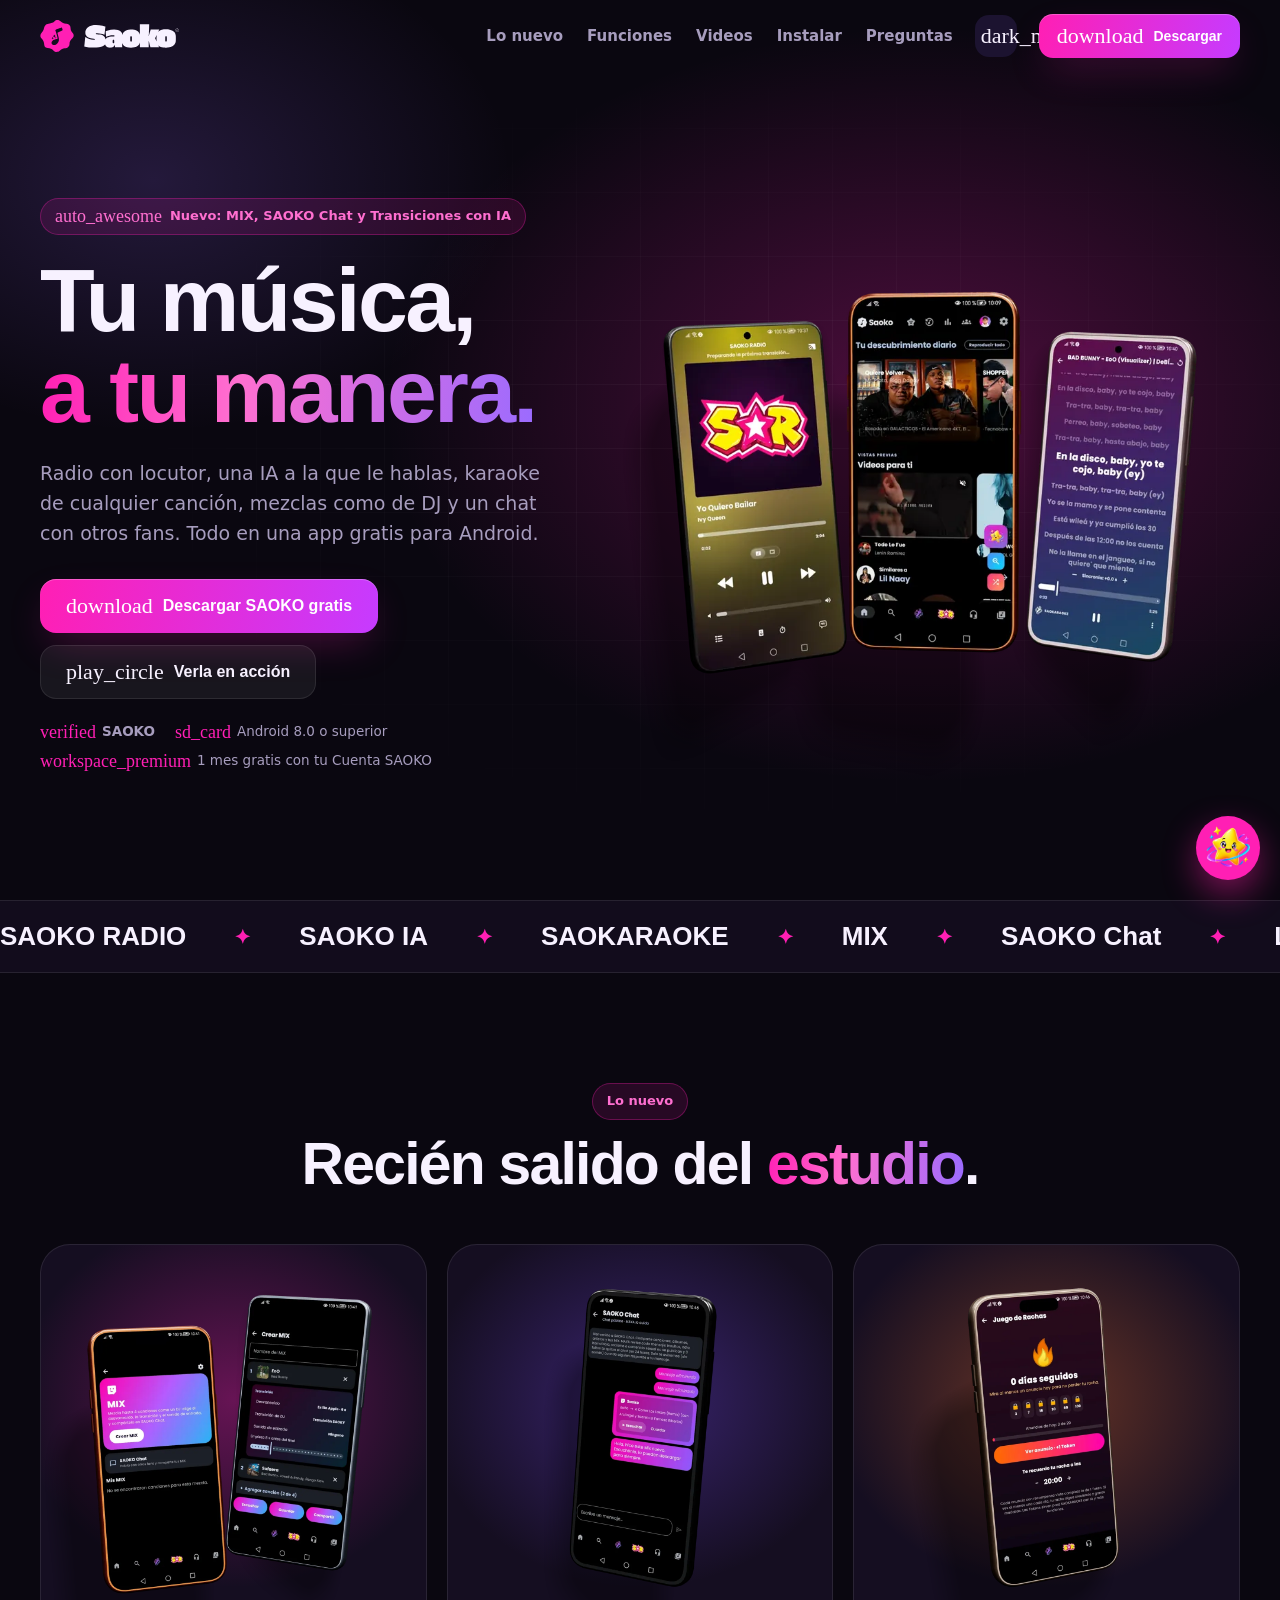
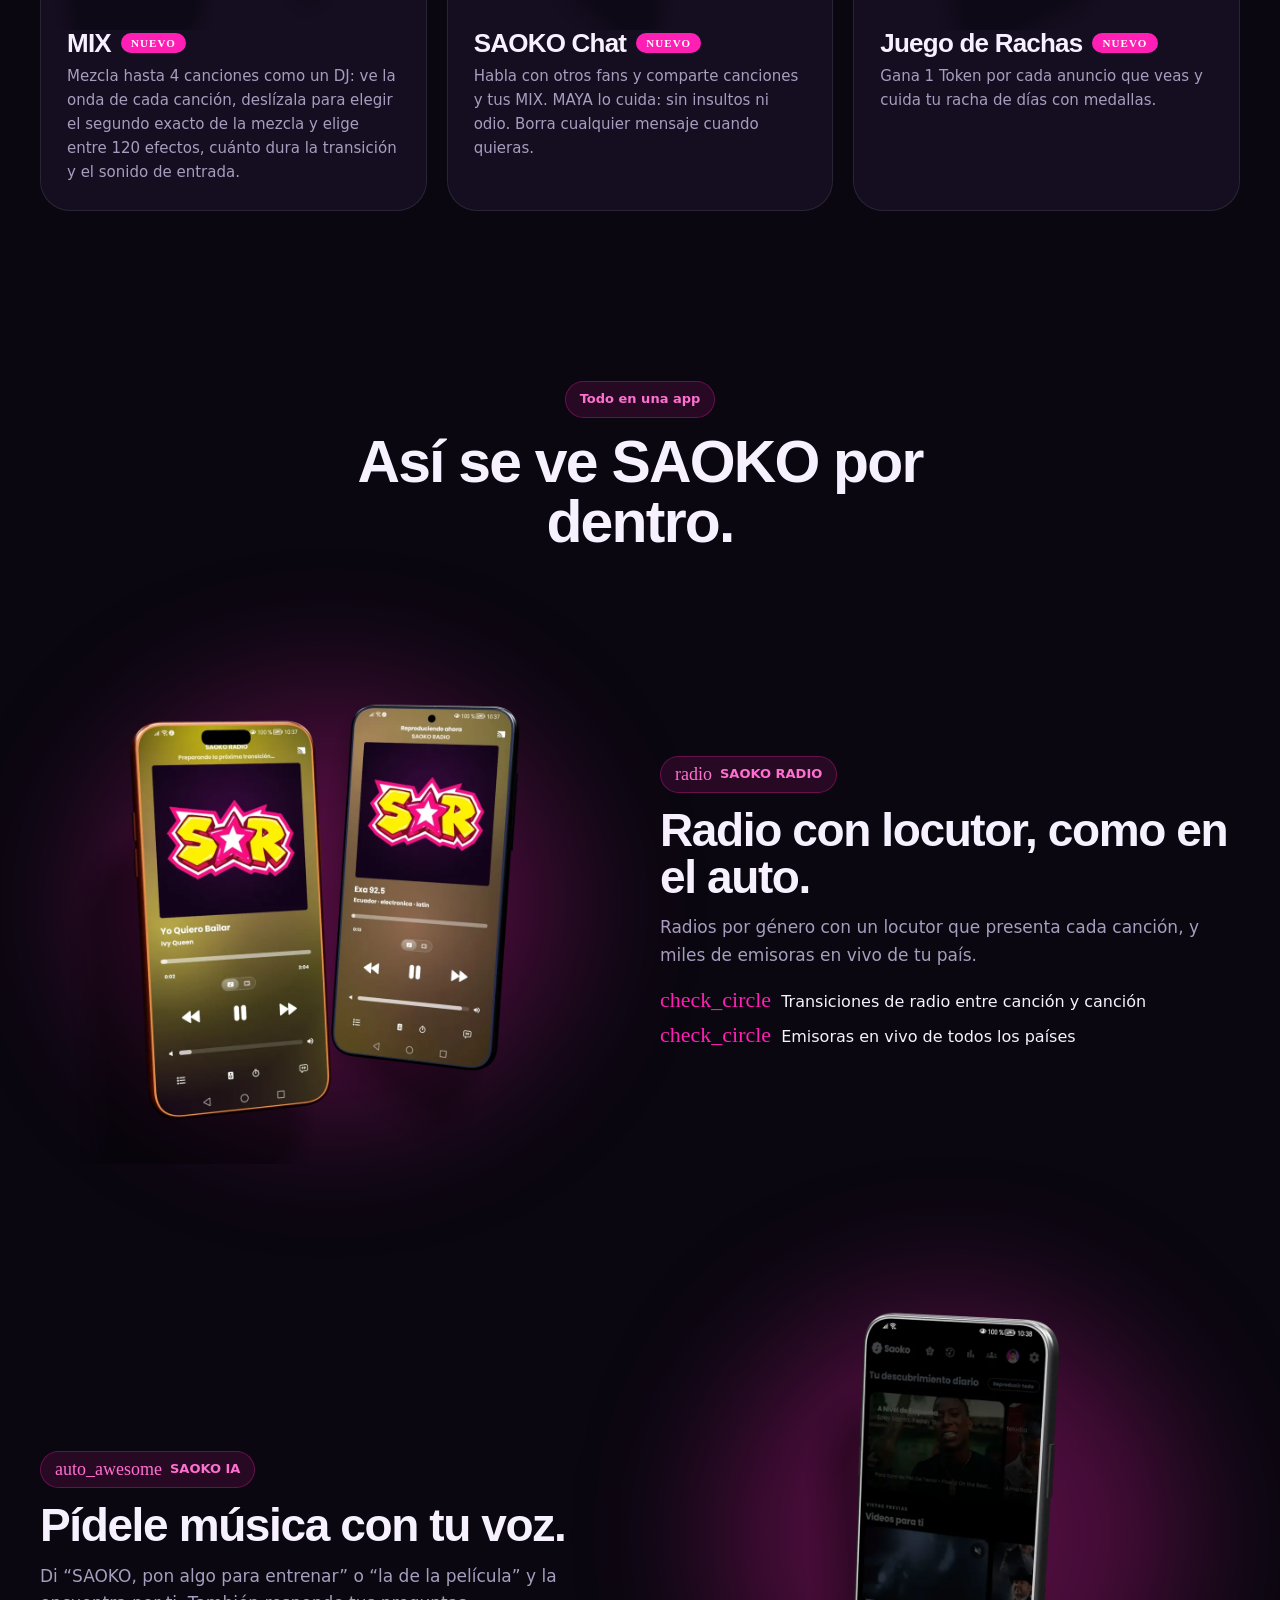
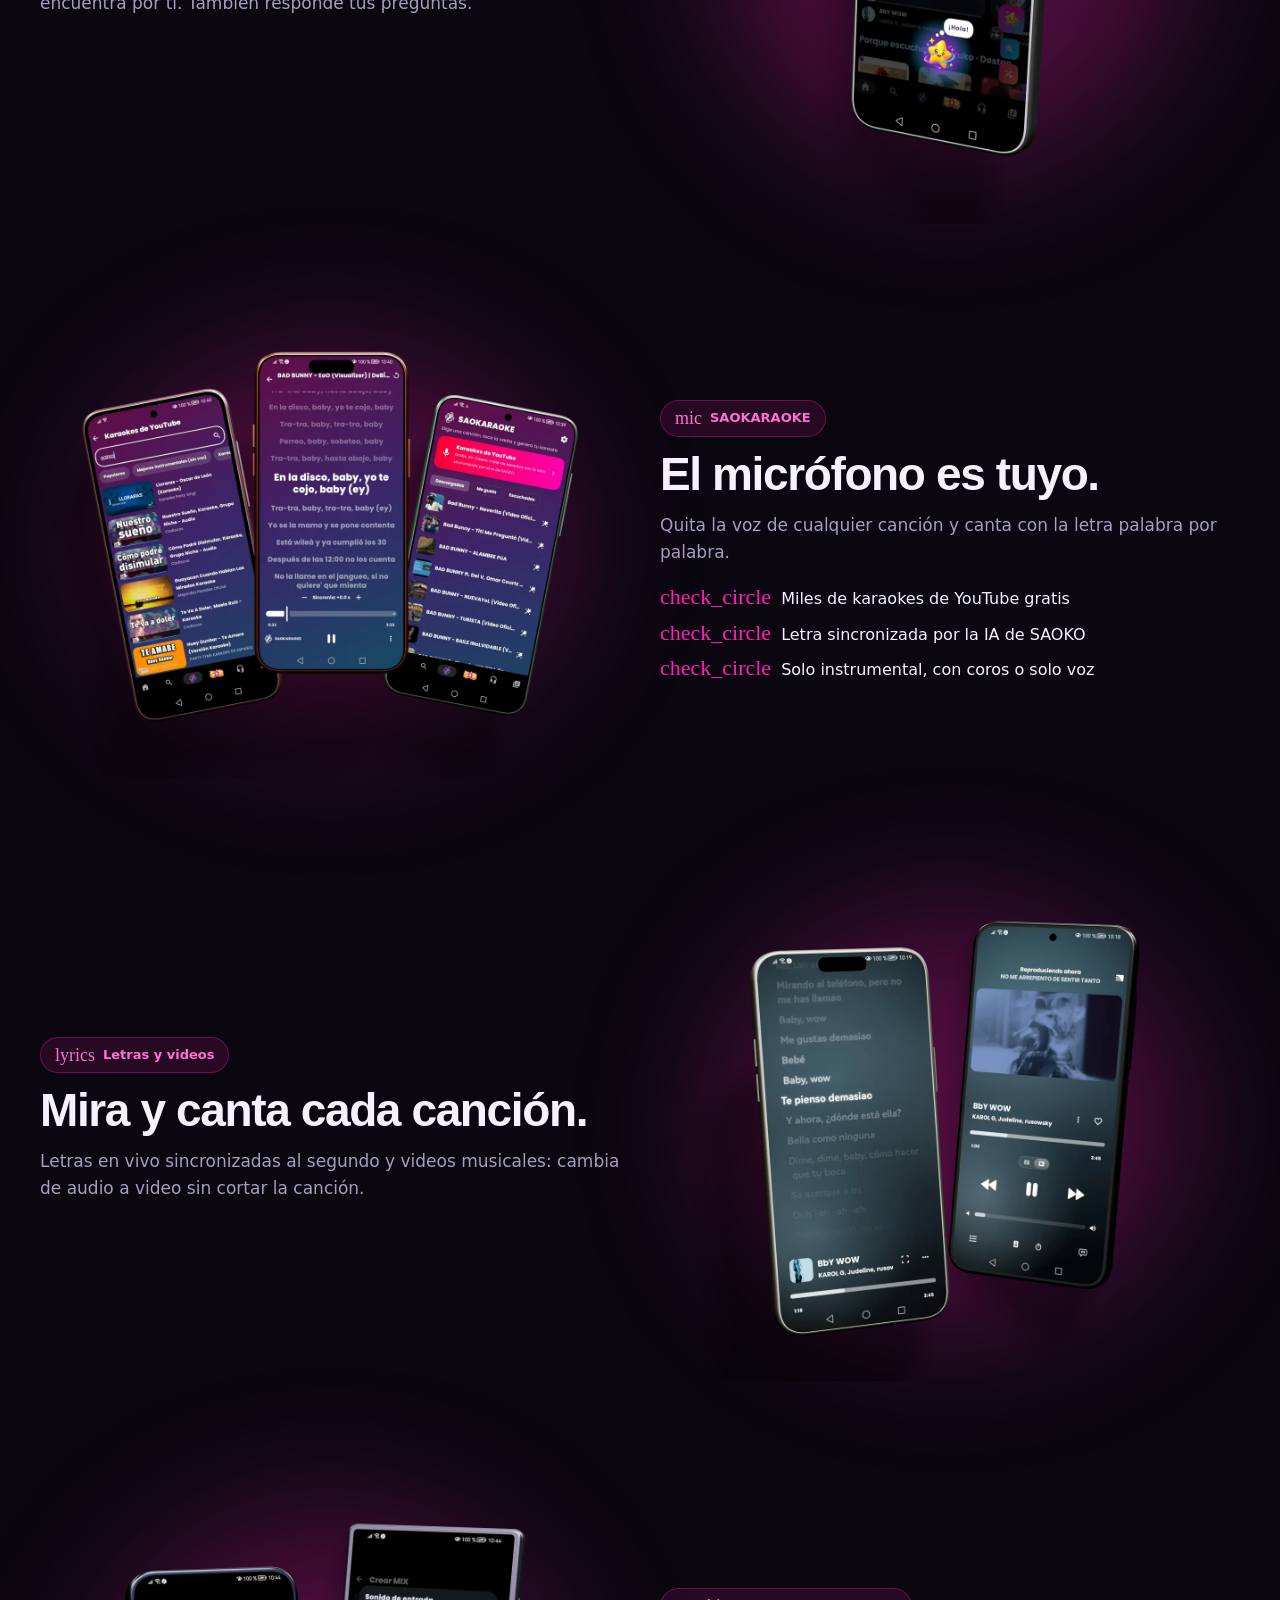
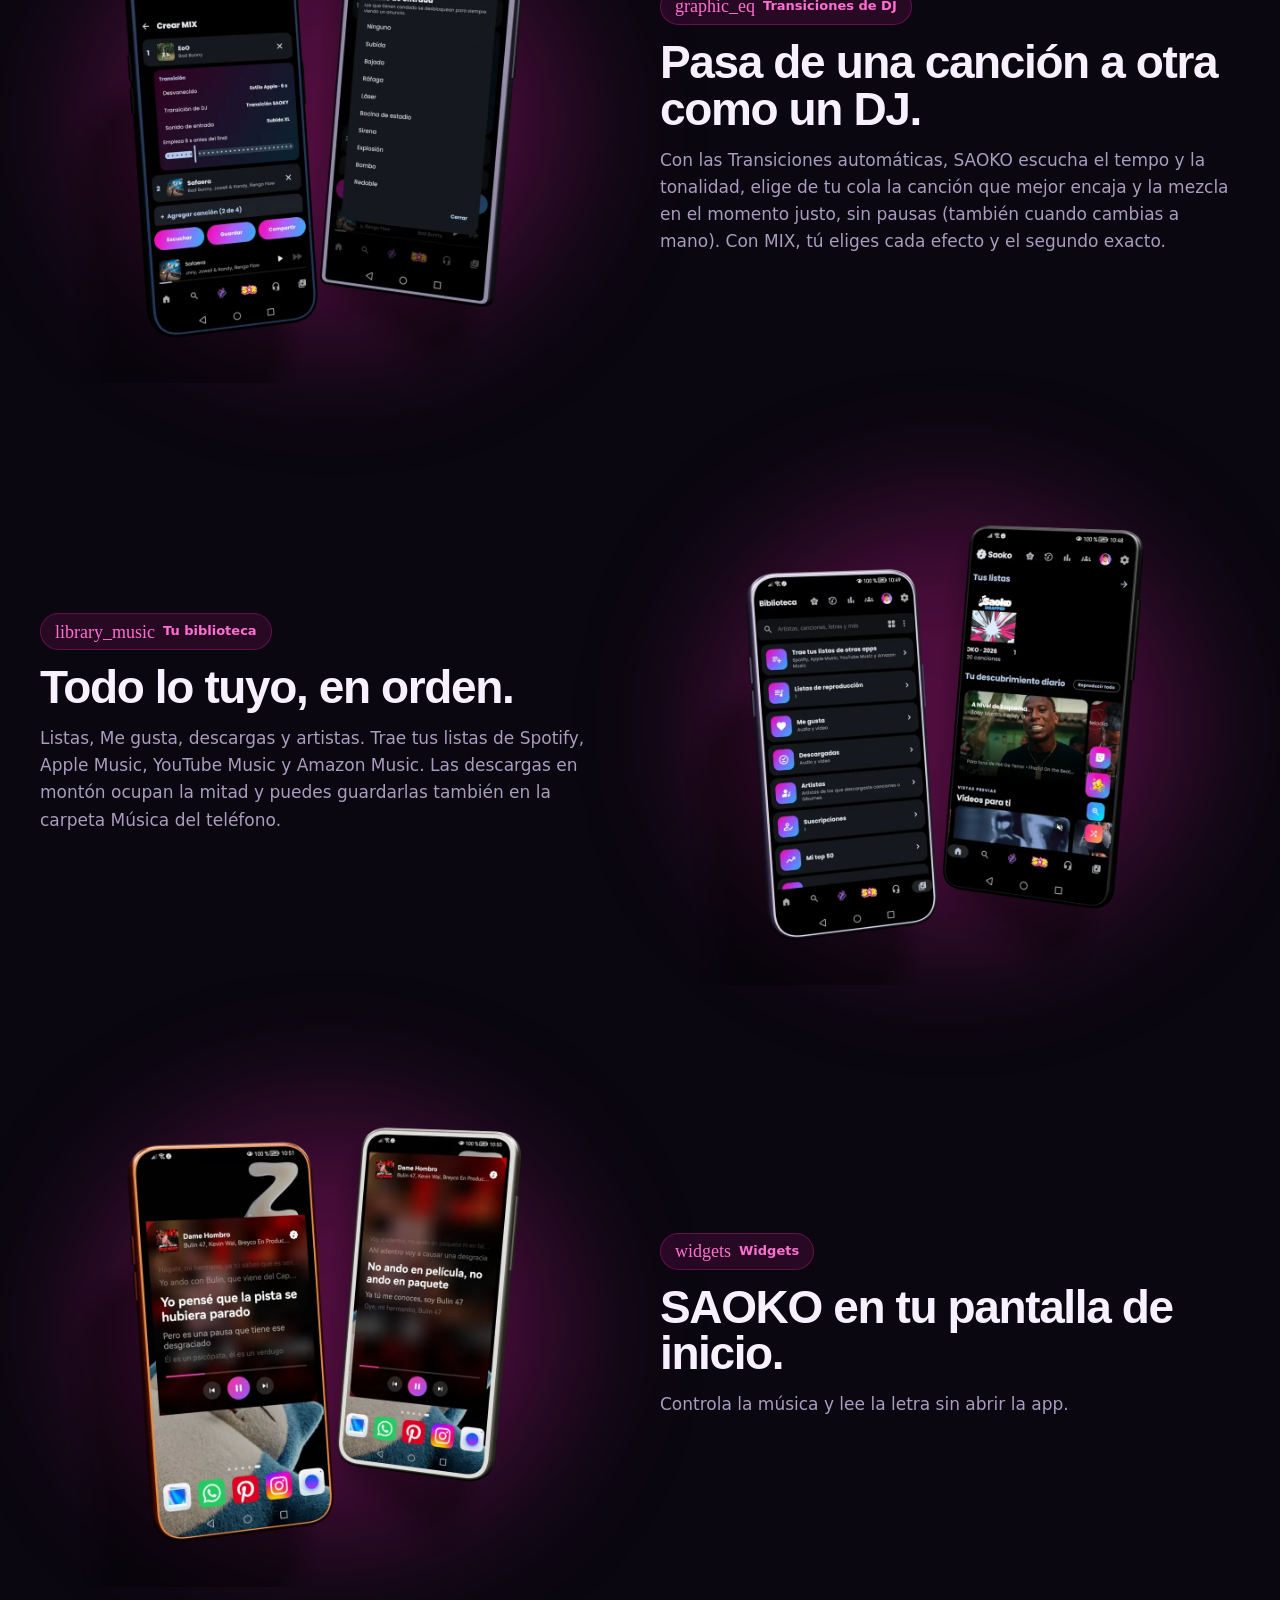
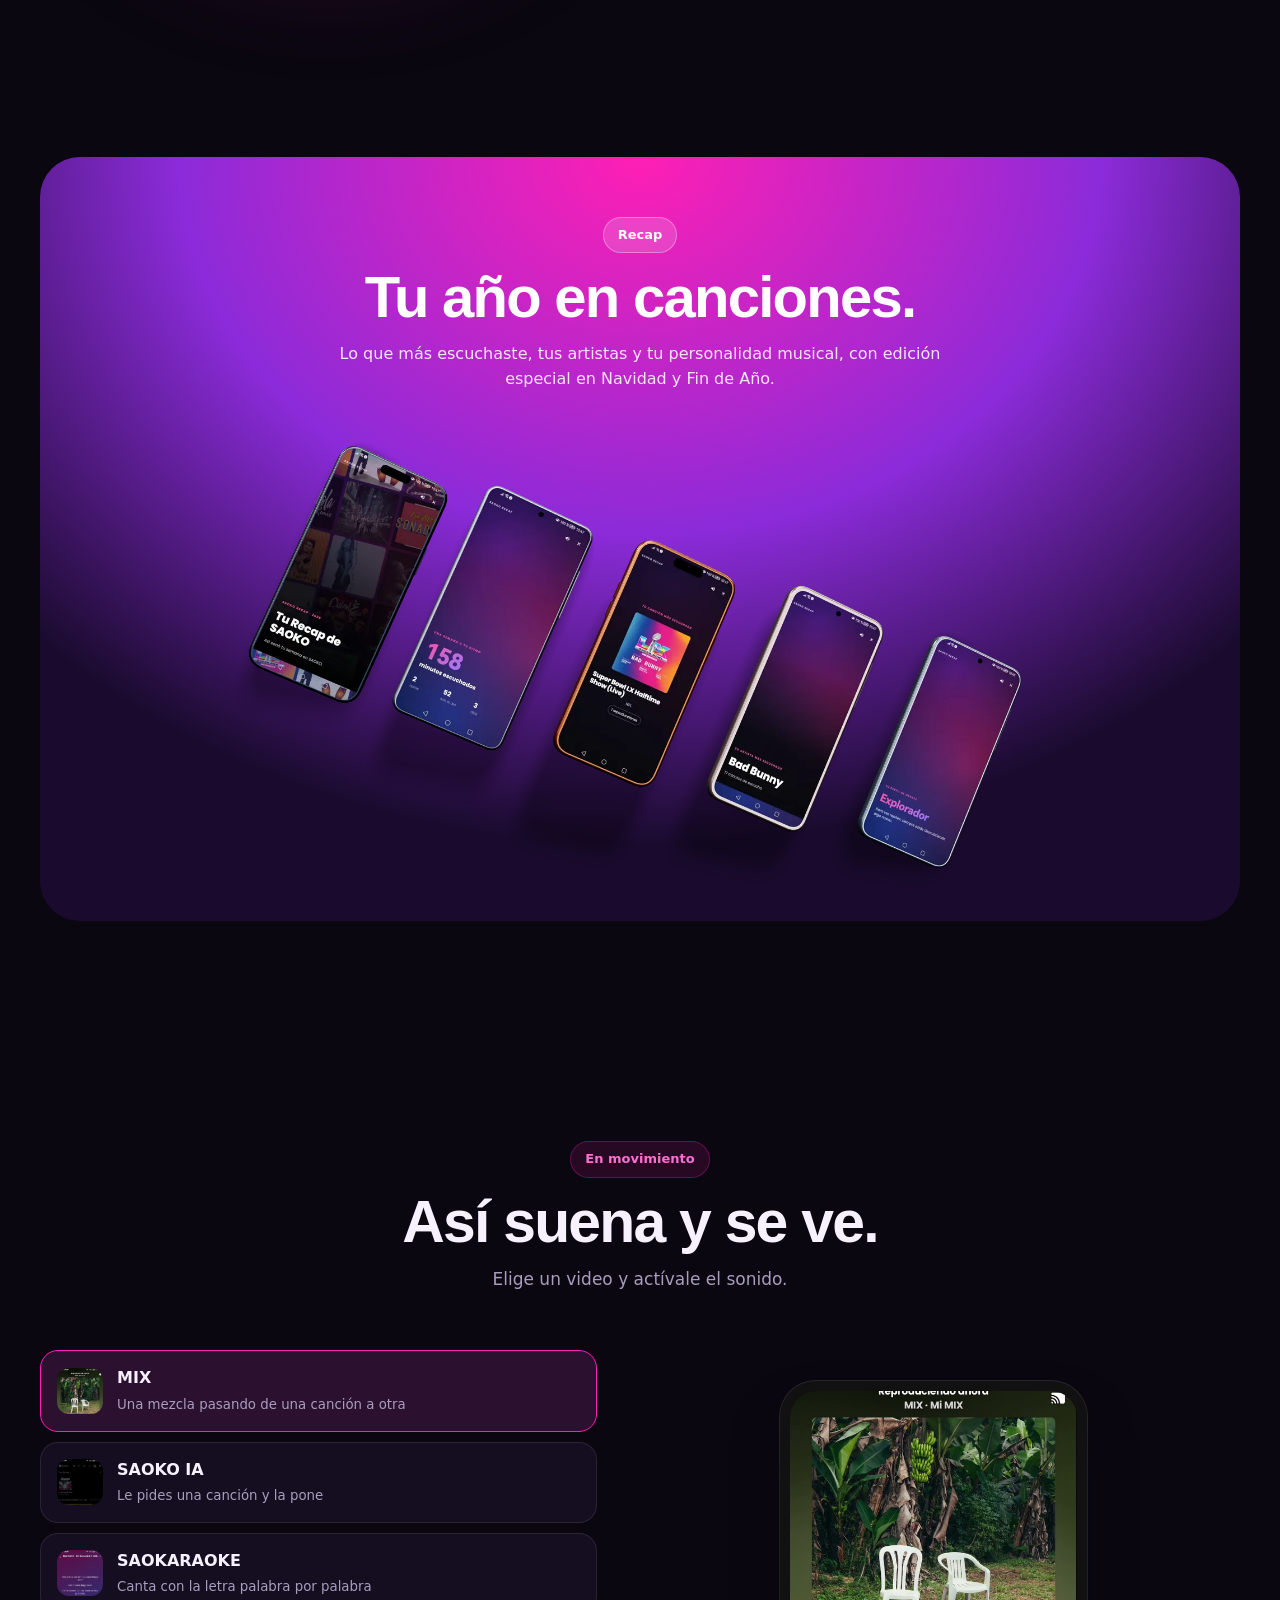
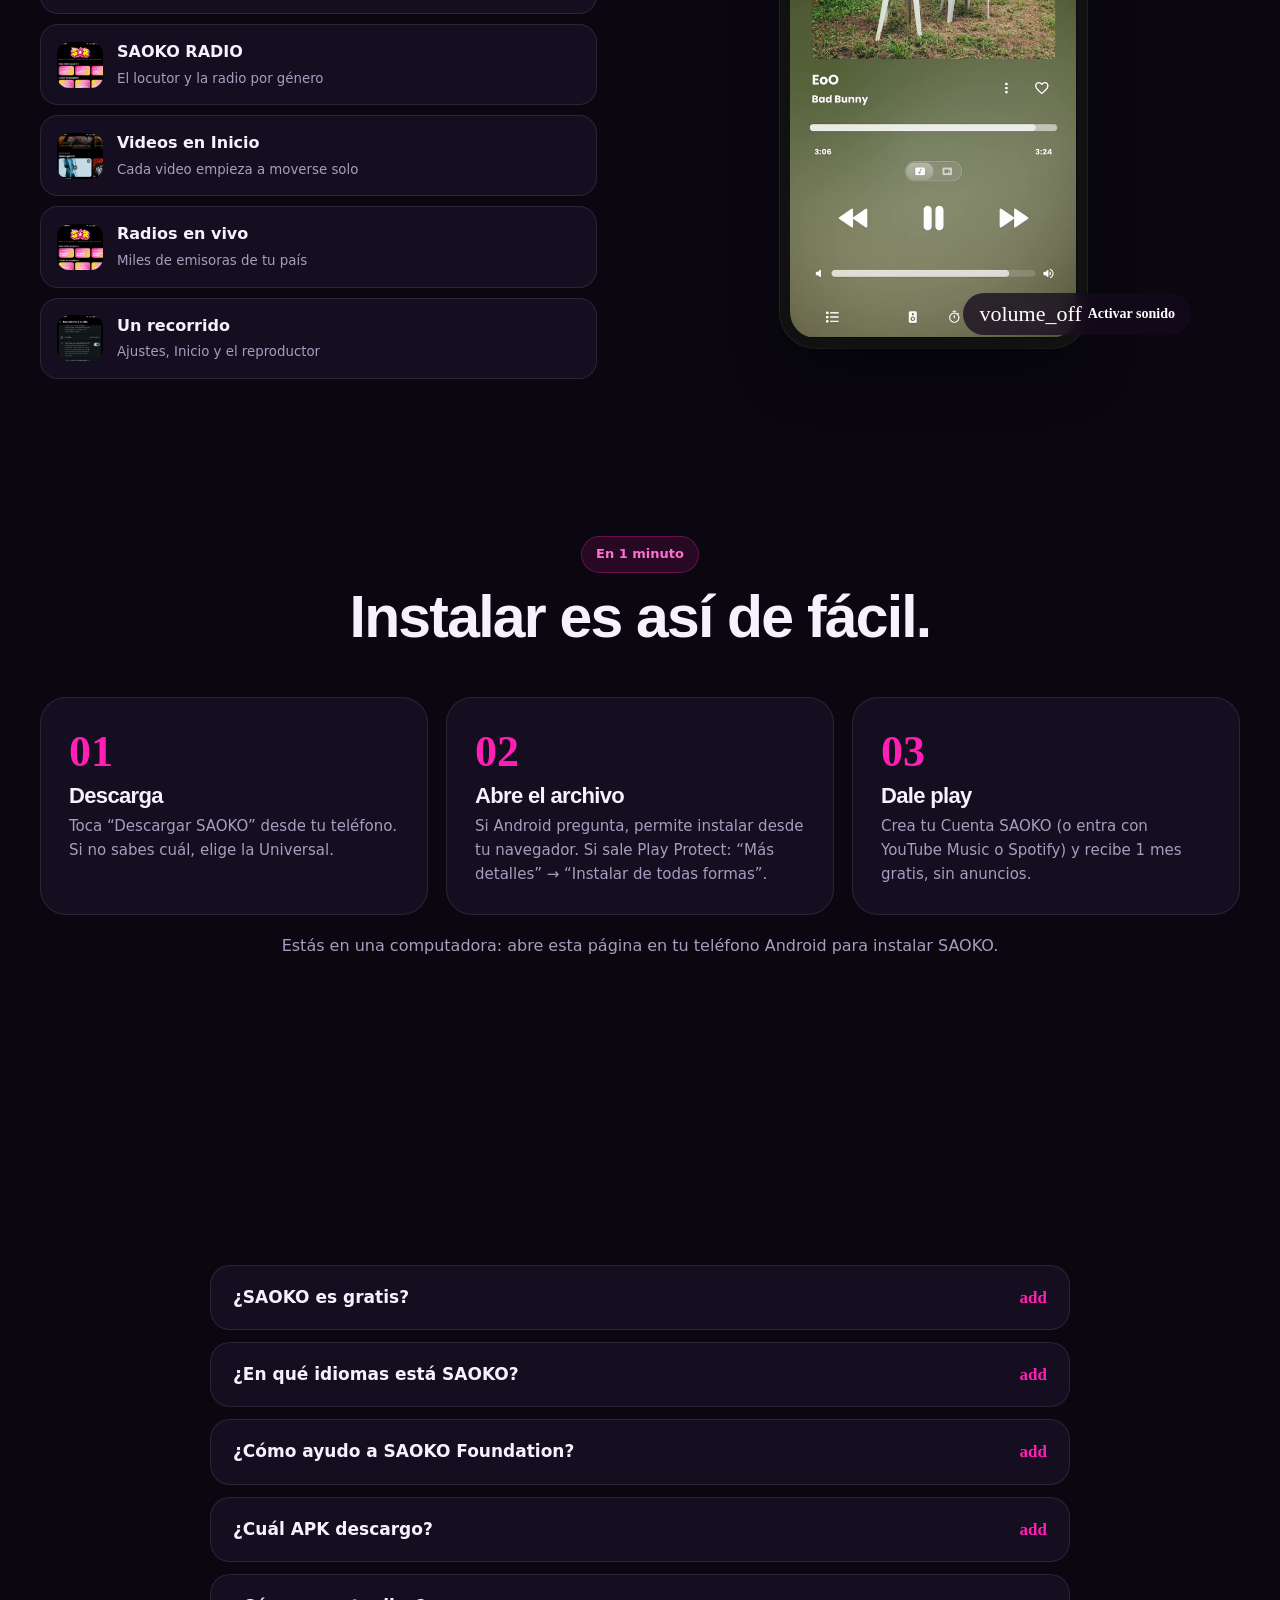
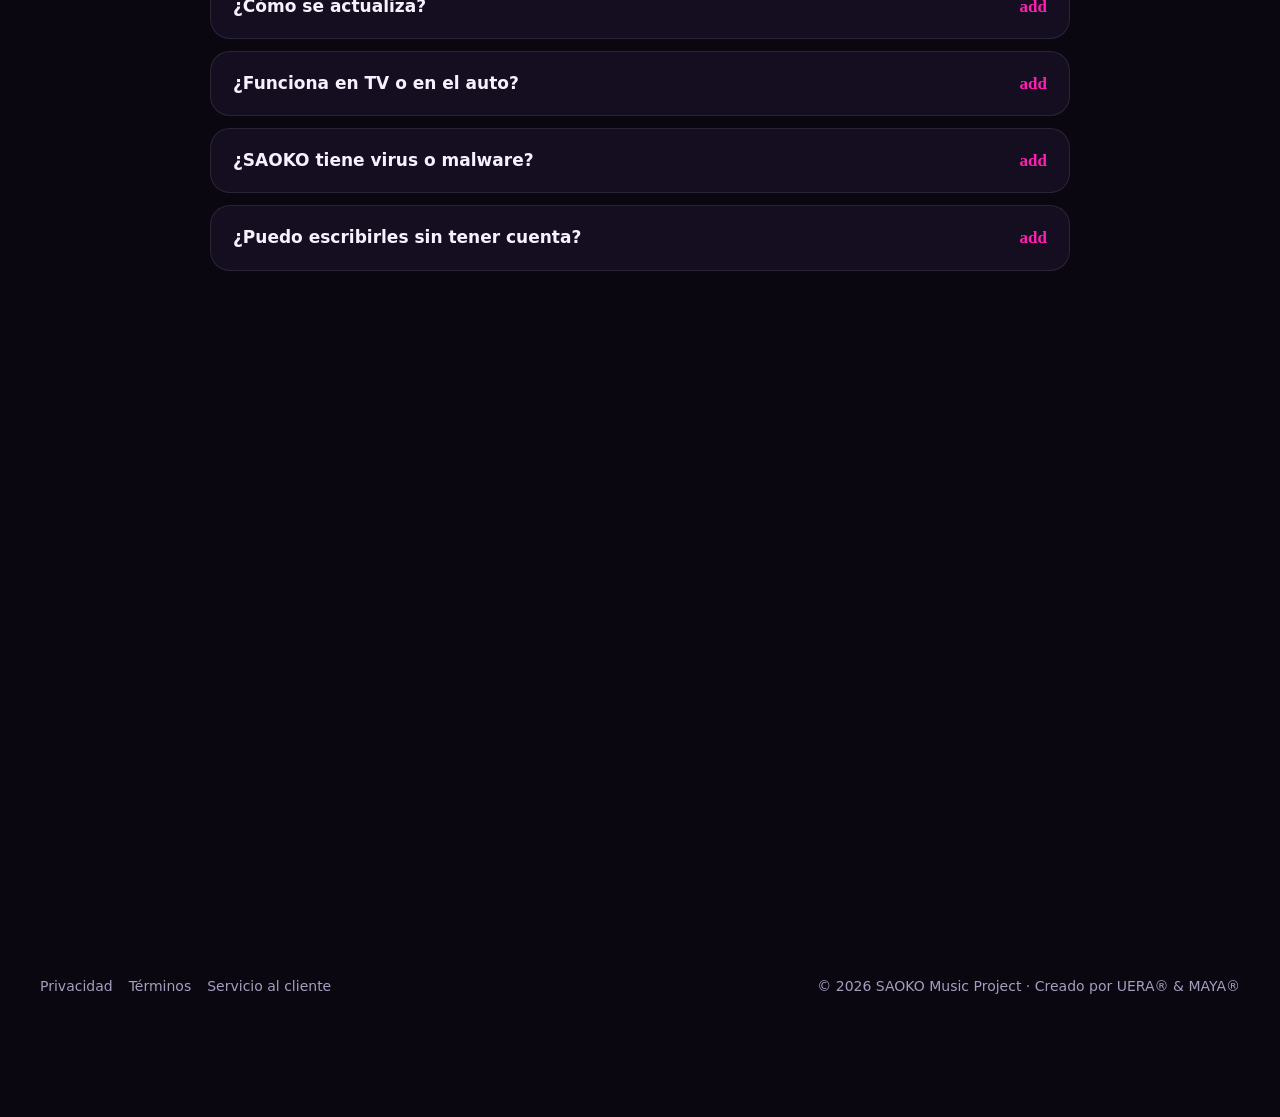
<file: index.html>
<!doctype html>
<html lang="es">
<head>
  <meta charset="utf-8">
  <meta name="viewport" content="width=device-width, initial-scale=1">
  <title>SAOKO · Tu música, a tu manera</title>
  <meta name="description" content="SAOKO es la app de música gratis para Android: SAOKO RADIO, SAOKO IA, SAOKARAOKE, MIX, SAOKO Chat, letras en vivo, videos y transiciones como de DJ.">
  <meta name="theme-color" content="#0A0710">
  <meta name="referrer" content="strict-origin-when-cross-origin">
  <meta http-equiv="Content-Security-Policy" content="default-src 'self'; script-src 'self' 'unsafe-inline' https://cdn.jsdelivr.net https://pagead2.googlesyndication.com https://*.adtrafficquality.google https://www.googletagservices.com; style-src 'self' 'unsafe-inline' https://fonts.googleapis.com; font-src https://fonts.gstatic.com; img-src 'self' data: https:; media-src 'self' https:; connect-src 'self' https://cdn.jsdelivr.net https://api.github.com https://*.supabase.co https://pagead2.googlesyndication.com https://*.adtrafficquality.google https://googleads.g.doubleclick.net; frame-src https://googleads.g.doubleclick.net https://tpc.googlesyndication.com https://www.google.com; object-src 'none'; base-uri 'self'; form-action 'self'">
  <script>
    if (window.top !== window.self) window.top.location = window.self.location;
    try { var t = localStorage.getItem("saoko-theme"); if (t) document.documentElement.setAttribute("data-theme", t); } catch (e) {}
  </script>
  <link rel="icon" type="image/svg+xml" href="img/saoko-icon.svg?v=3">
  <link rel="icon" type="image/png" sizes="64x64" href="img/saoko-icon.png?v=3">
  <link rel="apple-touch-icon" href="img/saoko-touch.png?v=3">
  <meta property="og:type" content="website">
  <meta property="og:title" content="SAOKO · Tu música, a tu manera">
  <meta property="og:description" content="SAOKO RADIO, SAOKO IA, SAOKARAOKE, MIX y SAOKO Chat. Gratis para Android.">
  <meta property="og:image" content="https://saokomusic.github.io/img/og.png">
  <meta property="og:url" content="https://saokomusic.github.io/">
  <meta name="twitter:card" content="summary_large_image">
  <link rel="preconnect" href="https://fonts.googleapis.com">
  <link rel="preconnect" href="https://fonts.gstatic.com" crossorigin>
  <link href="https://fonts.googleapis.com/css2?family=Space+Grotesk:wght@500;600;700&family=Plus+Jakarta+Sans:wght@400;500;600;700;800&display=swap" rel="stylesheet">
  <link href="https://fonts.googleapis.com/css2?family=Material+Symbols+Rounded:opsz,wght,FILL,GRAD@24,500,1,0&icon_names=add,auto_awesome,block,check_circle,close,dark_mode,devices,download,graphic_eq,library_music,light_mode,lyrics,mic,play_circle,radio,refresh,remove,sd_card,send,smartphone,verified,volume_off,volume_up,widgets,workspace_premium&display=block" rel="stylesheet">
  <script type="importmap">
    { "imports": { "three": "https://cdn.jsdelivr.net/npm/three@0.160.0/build/three.module.js",
                   "three/addons/": "https://cdn.jsdelivr.net/npm/three@0.160.0/examples/jsm/" } }
  </script>
  <style>
    /* ============ Rosa y negro (oscuro por defecto); claro opcional ============ */
    :root {
      --bg: #0A0710; --bg-2: #120C1C; --ink: #F7F1FF; --muted: #A79DBE; --line: rgba(255, 255, 255, .09);
      --card: #150E21; --soft: #1C1330; --pink: #FF1FB4; --pink-2: #FF6FD0; --violet: #9A6BFF; --shadow: rgba(0, 0, 0, .6);
      --glow: rgba(255, 31, 180, .28); color-scheme: dark;
    }
    :root[data-theme="light"] {
      --bg: #FBF7FF; --bg-2: #FFFFFF; --ink: #170F26; --muted: #665C7E; --line: rgba(40, 10, 80, .10);
      --card: #FFFFFF; --soft: #F3EAFF; --shadow: rgba(80, 20, 140, .18); --glow: rgba(255, 31, 180, .16); color-scheme: light;
    }
    * { box-sizing: border-box; }
    html { scroll-behavior: smooth; }
    body { margin: 0; background: var(--bg); color: var(--ink); font: 400 16px/1.6 "Plus Jakarta Sans", system-ui, sans-serif; overflow-x: hidden; }
    img, video { display: block; max-width: 100%; }
    a { color: inherit; }
    .wrap { width: min(1200px, 100% - 32px); margin: 0 auto; }
    .icon { font-family: "Material Symbols Rounded"; font-weight: normal; font-style: normal; font-size: 22px; line-height: 1; display: inline-block; vertical-align: middle; }
    h1, h2, h3 { margin: 0; font-family: "Space Grotesk", "Plus Jakarta Sans", sans-serif; letter-spacing: -.03em; line-height: 1.02; }
    .muted { color: var(--muted); }
    .pink { color: var(--pink); }
    .grad-text { background: linear-gradient(95deg, var(--pink), var(--pink-2) 40%, var(--violet)); -webkit-background-clip: text; background-clip: text; color: transparent; }
    .eyebrow { display: inline-flex; align-items: center; gap: 8px; padding: 7px 14px; border-radius: 999px; font-weight: 700; font-size: 13px; color: var(--pink-2);
      background: color-mix(in srgb, var(--pink) 12%, transparent); border: 1px solid color-mix(in srgb, var(--pink) 30%, transparent); }

    /* Botones */
    .btn { display: inline-flex; align-items: center; justify-content: center; gap: 10px; border: 0; border-radius: 16px; padding: 16px 26px; font: 700 16px "Plus Jakarta Sans", sans-serif; cursor: pointer; text-decoration: none; transition: transform .2s, box-shadow .2s; }
    .btn:hover { transform: translateY(-2px); }
    .btn-pink { color: #fff; background: linear-gradient(100deg, var(--pink), #C63BFF); box-shadow: 0 16px 40px -10px var(--glow), inset 0 1px 0 rgba(255, 255, 255, .25); }
    .btn-line { color: var(--ink); background: color-mix(in srgb, var(--ink) 6%, transparent); box-shadow: inset 0 0 0 1px var(--line); }

    /* Cabecera */
    header { position: fixed; inset: 0 0 auto; z-index: 50; transition: background .25s, box-shadow .25s; }
    header.solid { background: color-mix(in srgb, var(--bg) 82%, transparent); backdrop-filter: blur(16px); -webkit-backdrop-filter: blur(16px); box-shadow: 0 1px 0 var(--line); }
    .nav { display: flex; align-items: center; gap: 22px; height: 72px; }
    .brand { display: flex; align-items: center; gap: 10px; text-decoration: none; color: var(--ink); }
    .brand .badge { width: 34px; height: 34px; color: var(--pink); }
    .brand .word { height: 24px; }
    nav.links { display: flex; gap: 24px; margin-left: auto; }
    nav.links a { text-decoration: none; font-weight: 600; font-size: 15px; color: var(--muted); }
    nav.links a:hover { color: var(--ink); }
    .theme { width: 42px; height: 42px; border-radius: 14px; border: 0; cursor: pointer; display: grid; place-items: center; background: var(--soft); color: var(--ink); }
    .theme .sun { display: none; } :root[data-theme="light"] .theme .sun { display: inline; } :root[data-theme="light"] .theme .moon { display: none; }
    .nav .btn { padding: 11px 18px; font-size: 14px; border-radius: 14px; }

    /* ============ Portada en 3D ============ */
    .hero { position: relative; min-height: 100vh; display: grid; align-items: center; padding: 110px 0 40px; overflow: hidden; }
    .hero::before { content: ""; position: absolute; inset: 0; pointer-events: none;
      background: radial-gradient(60% 60% at 72% 45%, var(--glow), transparent 70%), radial-gradient(40% 40% at 12% 20%, rgba(154, 107, 255, .18), transparent 70%); }
    .hero::after { content: ""; position: absolute; inset: 0; pointer-events: none; opacity: .5;
      background-image: linear-gradient(var(--line) 1px, transparent 1px), linear-gradient(90deg, var(--line) 1px, transparent 1px); background-size: 64px 64px;
      mask-image: radial-gradient(70% 60% at 60% 50%, #000, transparent 75%); -webkit-mask-image: radial-gradient(70% 60% at 60% 50%, #000, transparent 75%); }
    .hero-grid { position: relative; z-index: 2; display: grid; grid-template-columns: .95fr 1.05fr; gap: 20px; align-items: center; }
    .hero h1 { font-size: clamp(46px, 7vw, 92px); font-weight: 700; margin: 20px 0 0; }
    .hero p.lead { font-size: clamp(16px, 1.5vw, 19px); color: var(--muted); max-width: 520px; margin: 20px 0 30px; }
    .ctas { display: flex; flex-wrap: wrap; gap: 12px; }
    .meta { margin-top: 22px; display: flex; flex-wrap: wrap; gap: 8px 20px; font-size: 13.5px; color: var(--muted); }
    .meta span { display: inline-flex; align-items: center; gap: 6px; }
    .meta .icon { font-size: 18px; color: var(--pink); }
    .stage3d { position: relative; aspect-ratio: 1 / .95; min-height: 420px; }
    .stage3d canvas { position: absolute; inset: -6% -10%; width: 120%; height: 112%; opacity: 0; transition: opacity 1s; }
    .stage3d.ready canvas { opacity: 1; }
    .stage3d .fallback { position: absolute; inset: 0; display: grid; place-items: center; }
    .stage3d.ready .fallback { display: none; }
    .stage3d .fallback img { width: 100%; height: 100%; object-fit: contain; }

    /* Cinta */
    .ticker { overflow: hidden; padding: 20px 0; border-block: 1px solid var(--line); background: var(--bg-2); }
    .track { display: flex; gap: 48px; width: max-content; animation: run 36s linear infinite; font: 700 26px "Space Grotesk", sans-serif; white-space: nowrap; }
    .track span { display: inline-flex; align-items: center; gap: 48px; }
    .track span::after { content: "✦"; color: var(--pink); font-size: 20px; }
    @keyframes run { to { transform: translateX(-50%); } }

    /* Secciones */
    section { padding: 110px 0; position: relative; }
    .head { text-align: center; max-width: 760px; margin: 0 auto 50px; }
    .head h2 { font-size: clamp(34px, 4.6vw, 60px); margin-top: 14px; }
    .head p { color: var(--muted); font-size: 17px; margin: 14px 0 0; }

    /* Lo nuevo: tarjetas con su escena 3D */
    .new { display: grid; grid-template-columns: repeat(3, 1fr); gap: 20px; }
    .new-card { position: relative; border-radius: 30px; overflow: hidden; background: var(--card); border: 1px solid var(--line); display: flex; flex-direction: column;
      transition: transform .5s cubic-bezier(.2,.8,.2,1), box-shadow .5s; }
    .new-card:hover { transform: translateY(-8px); box-shadow: 0 30px 70px -30px var(--glow); }
    .new-card .art { aspect-ratio: 1; background: radial-gradient(80% 70% at 50% 40%, color-mix(in srgb, var(--accent, var(--pink)) 35%, transparent), transparent 70%); }
    .new-card .art img { width: 100%; height: 100%; object-fit: contain; transition: transform .7s cubic-bezier(.2,.8,.2,1); }
    .new-card:hover .art img { transform: scale(1.05) translateY(-6px); }
    .new-card .txt { padding: 0 26px 26px; }
    .new-card h3 { font-size: 26px; display: flex; align-items: center; gap: 10px; }
    .new-card p { margin: 8px 0 0; color: var(--muted); font-size: 15px; }
    .tag { font: 800 11px "Plus Jakarta Sans"; letter-spacing: .1em; padding: 4px 10px; border-radius: 99px; background: var(--pink); color: #fff; }

    /* Banda del Recap */
    .band { border-radius: 40px; overflow: hidden; position: relative; padding: 60px 40px 10px;
      background: radial-gradient(70% 90% at 50% 0%, #FF1FB4 0%, #8B2BD9 55%, #1A0B2E 100%); color: #fff; text-align: center; }
    .band h2 { font-size: clamp(32px, 4.6vw, 58px); }
    .band p { opacity: .88; max-width: 620px; margin: 14px auto 0; }
    .band img { width: 100%; margin-top: 10px; }

    /* Filas de funciones */
    .feature { display: grid; grid-template-columns: 1fr 1fr; gap: 40px; align-items: center; padding: 40px 0; }
    .feature.rev .art { order: 2; }
    .feature .art { position: relative; }
    .feature .art::before { content: ""; position: absolute; inset: 10%; border-radius: 50%; background: var(--glow); filter: blur(70px); }
    .feature .art img { position: relative; width: 100%; }
    .feature h3 { font-size: clamp(30px, 3.6vw, 46px); margin-top: 14px; }
    .feature p { color: var(--muted); font-size: 17px; margin: 14px 0 0; }
    .checks { list-style: none; padding: 0; margin: 20px 0 0; display: grid; gap: 10px; }
    .checks li { display: flex; gap: 10px; }
    .checks .icon { color: var(--pink); }

    /* Videos en un teléfono 3D */
    .player { display: grid; grid-template-columns: 1fr 1.1fr; gap: 30px; align-items: center; }
    .vlist { display: grid; gap: 10px; }
    .vbtn { display: flex; align-items: center; gap: 14px; text-align: left; border: 1px solid var(--line); background: var(--card); color: var(--ink); border-radius: 18px; padding: 14px 16px; cursor: pointer; font: inherit; transition: border-color .2s, transform .2s; }
    .vbtn:hover { transform: translateX(4px); }
    .vbtn.on { border-color: var(--pink); background: color-mix(in srgb, var(--pink) 10%, var(--card)); }
    .vbtn img { width: 46px; height: 46px; border-radius: 12px; object-fit: cover; object-position: top; }
    .vbtn b { display: block; }
    .vbtn small { color: var(--muted); }
    .vstage { position: relative; aspect-ratio: 1 / 1.05; }
    .vstage canvas { position: absolute; inset: 0; width: 100%; height: 100%; }
    .vstage video.flat { position: absolute; inset: 6% 25%; width: 50%; height: 88%; object-fit: cover; border-radius: 28px; }
    .vstage.ready video.flat { opacity: 0; pointer-events: none; }
    .lite .vstage video.flat { border: 10px solid #111; box-shadow: 0 30px 60px -20px rgba(0,0,0,.6), 0 0 0 1px rgba(255,255,255,.12); border-radius: 36px; background: #000; }
    .lite .stage3d canvas, .lite .vstage canvas { display: none; }
    .sound { position: absolute; right: 8%; bottom: 8%; z-index: 3; border: 0; border-radius: 99px; padding: 10px 16px; font: 700 14px "Plus Jakarta Sans"; cursor: pointer; color: #fff; background: rgba(20, 10, 30, .75); backdrop-filter: blur(10px); display: flex; gap: 6px; align-items: center; }

    /* Pasos y preguntas */
    .steps { display: grid; grid-template-columns: repeat(3, 1fr); gap: 18px; counter-reset: s; }
    .step { border-radius: 26px; padding: 28px; background: var(--card); border: 1px solid var(--line); }
    .step::before { counter-increment: s; content: "0" counter(s); display: block; font: 700 44px "Space Grotesk"; color: var(--pink); margin-bottom: 8px; }
    .step h3 { font-size: 22px; margin-bottom: 6px; }
    .step p { margin: 0; color: var(--muted); font-size: 15px; }
    .faq { max-width: 860px; margin: 0 auto; display: grid; gap: 12px; }
    .faq details { border-radius: 20px; background: var(--card); border: 1px solid var(--line); padding: 18px 22px; }
    .faq summary { cursor: pointer; font-weight: 700; font-size: 17px; list-style: none; display: flex; justify-content: space-between; gap: 12px; }
    .faq summary::-webkit-details-marker { display: none; }
    .faq summary::after { content: "add"; font-family: "Material Symbols Rounded"; color: var(--pink); }
    .faq details[open] summary::after { content: "remove"; }
    .faq p { margin: 10px 0 0; color: var(--muted); }
    .faq .vt { display: block; margin-top: 14px; border-radius: 14px; overflow: hidden; border: 1px solid var(--line); }
    .faq .vt img { display: block; width: 100%; height: auto; }
    .cta { border-radius: 40px; padding: 70px 24px; text-align: center; color: #fff; background: radial-gradient(90% 120% at 50% 0%, #FF1FB4, #6B21C8 60%, #12081F); }
    .cta .badge-big { width: 80px; height: 80px; margin: 0 auto 16px; }
    .cta h2 { font-size: clamp(36px, 5.4vw, 66px); }
    .cta p { opacity: .9; margin: 12px 0 28px; }
    .cta .btn { background: #fff; color: #A010C0; }
    footer { padding: 44px 0 120px; color: var(--muted); font-size: 14px; }
    footer .row { display: flex; flex-wrap: wrap; justify-content: space-between; gap: 14px; }
    footer a { text-decoration: none; margin-right: 16px; }

    /* Banners de anuncios */
    .ad-slot { width: min(970px, 100% - 32px); margin: 8px auto; padding: 8px; border-radius: 18px; text-align: center; background: var(--card); border: 1px solid var(--line); }
    .ad-slot::before { content: "Publicidad"; display: block; font-size: 10px; letter-spacing: 1.5px; text-transform: uppercase; color: var(--muted); margin-bottom: 4px; }
    .ad-slot ins { display: block; min-height: 90px; }

    /* Aparecen al llegar */
    .reveal { opacity: 0; transform: translateY(30px); transition: opacity .9s, transform .9s cubic-bezier(.2,.8,.2,1); }
    .reveal.in { opacity: 1; transform: none; }

        /* Hoja de descarga */
    .sheet { position: fixed; inset: 0; z-index: 80; display: grid; place-items: end center; background: rgba(0,0,0,.55); padding: 16px; }
    .sheet[hidden] { display: none; }
    .sheet-box { width: min(520px, 100%); background: var(--bg-2); border: 1px solid var(--line); border-radius: 28px; padding: 26px 22px 20px; position: relative; animation: up .25s ease; }
    @keyframes up { from { transform: translateY(30px); opacity: 0; } }
    .sheet-box h3 { font-size: 28px; margin-bottom: 6px; }
    .sheet-close { position: absolute; top: 14px; right: 14px; width: 38px; height: 38px; border-radius: 50%; border: 0; background: var(--card); color: var(--ink); cursor: pointer; }
    .dl { display: flex; gap: 14px; align-items: center; text-decoration: none; border-radius: 20px; padding: 16px; margin-top: 12px; border: 1px solid var(--line); background: var(--card); }
    .dl.main { border-color: var(--pink); box-shadow: 0 0 0 1px var(--pink) inset; }
    .dl .icon { font-size: 30px; color: var(--pink); }
    .dl b { display: block; }
    .dl small { color: var(--muted); }
    .dl .size { margin-left: auto; font-weight: 700; white-space: nowrap; }
    .rec { font: 700 10px Inter; letter-spacing: .1em; padding: 3px 8px; border-radius: 99px; background: var(--lime); color: #111; margin-left: 6px; vertical-align: middle; }

    /* ============ SAOKO Asistente y Servicio al cliente ============ */
    .chat-fab { position: fixed; right: 20px; bottom: 20px; z-index: 70; width: 64px; height: 64px; border-radius: 50%; border: 0; cursor: pointer; background: var(--pink); box-shadow: 0 14px 34px rgba(255,31,169,.45); display: grid; place-items: center; }
    .chat-fab img { width: 44px; height: 44px; }
    .chat-dim { position: fixed; inset: 0; z-index: 71; background: transparent; }
    .chat-dim[hidden] { display: none; }
    .chat-panel { position: fixed; right: 20px; bottom: 96px; z-index: 72; width: 380px; height: min(580px, 100vh - 130px); display: flex; flex-direction: column; border-radius: 26px; overflow: hidden;
      background: var(--bg-2); border: 1px solid var(--line); box-shadow: 0 30px 80px var(--shadow); animation: up .2s ease; }
    .chat-panel[hidden] { display: none; }
    .chat-top { display: flex; align-items: center; gap: 6px; padding: 10px; border-bottom: 1px solid var(--line); }
    .chat-tabs { display: flex; gap: 6px; flex: 1; }
    .chat-tabs button { flex: 1; border: 0; border-radius: 999px; padding: 9px 6px; font: 700 13px Inter; cursor: pointer; background: transparent; color: var(--muted); }
    .chat-tabs button.on { background: var(--pink); color: #fff; }
    .chat-min { width: 34px; height: 34px; border-radius: 50%; border: 0; background: var(--card); color: var(--ink); cursor: pointer; display: grid; place-items: center; }
    .chat-body { flex: 1; overflow-y: auto; padding: 14px; display: flex; flex-direction: column; gap: 8px; }
    .chat-hello { text-align: center; color: var(--muted); font-size: 14px; }
    .chat-hello img { width: 72px; margin: 4px auto 6px; }
    .msg-b { max-width: 84%; padding: 9px 12px; border-radius: 16px; font-size: 14px; white-space: pre-wrap; word-wrap: break-word; }
    .msg-b.me { align-self: flex-end; background: var(--pink); color: #fff; }
    .msg-b.them { align-self: flex-start; background: var(--card); border: 1px solid var(--line); }
    .msg-b small { display: block; font-weight: 700; font-size: 11px; color: var(--pink); }
    .msg-b a { color: #4DA3FF; }
    .chat-sugs { display: flex; flex-wrap: wrap; gap: 6px; justify-content: center; }
    .chat-sugs button { border: 1px solid var(--line); background: var(--card); color: var(--ink); border-radius: 999px; padding: 6px 10px; font: inherit; font-size: 12.5px; cursor: pointer; }
    .chat-form { display: flex; gap: 8px; padding: 10px; border-top: 1px solid var(--line); }
    .chat-form textarea { flex: 1; border: 1px solid var(--line); background: var(--card); color: var(--ink); border-radius: 16px; padding: 10px 12px; font: inherit; font-size: 14px; resize: none; }
    .chat-form button { border: 0; border-radius: 50%; width: 42px; height: 42px; flex: none; cursor: pointer; background: var(--pink); color: #fff; }
    .chat-note { font-size: 12px; color: var(--muted); padding: 0 14px 6px; }
    .chat-email { margin: 0 10px; }
    .chat-email input { width: 100%; border: 1px solid var(--line); background: var(--card); color: var(--ink); border-radius: 12px; padding: 9px 12px; font: inherit; font-size: 14px; }
    .chat-email small { display: block; color: var(--pink); font-size: 12px; margin-top: 4px; }





    @media (max-width: 1080px) { nav.links { display: none; } .theme { margin-left: auto; } }
    @media (max-width: 900px) {
      .hero { min-height: auto; padding-top: 100px; }
      .hero-grid, .feature, .player { grid-template-columns: 1fr; }
      .feature.rev .art { order: 0; }
      .new, .steps { grid-template-columns: 1fr; }
      .stage3d { min-height: 360px; }
      section { padding: 70px 0; }
      .band { padding: 40px 18px 0; border-radius: 28px; }
      .vstage { max-width: 460px; margin: 0 auto; width: 100%; }
    }
    @media (max-width: 480px) { .nav .btn .txt { display: none; } .brand .word { height: 20px; } .track { font-size: 20px; } }
    @media (prefers-reduced-motion: reduce) { .track { animation: none; } .reveal { opacity: 1; transform: none; } }
  </style>
</head>
<body>
<svg width="0" height="0" style="position:absolute" aria-hidden="true">
  <symbol id="saoko-badge" viewBox="0 0 590 566"><path fill-rule="evenodd" d="M274.5,559.9C267.4,558.5 254.1,552 247,546.5C243.8,544 237.1,538.3 232.4,533.9C217.4,520 207.2,513.6 188.3,506.1C174.1,500.5 157.6,496.6 132.5,493C121.2,491.3 107.4,486.7 100.4,482.2C97.2,480.1 92,475.6 88.9,472.1C78.7,460.9 74.2,448.4 72,426C69.8,402.9 66.3,389.2 57.6,370.5C51.3,357 42.1,343.5 31,331.5C15.5,314.7 10.1,305 7,287.8C4.6,275.2 8.3,257.5 15.7,245.3C17.8,241.8 22.2,236 25.6,232.3C39.1,217.2 46.4,206.3 55.2,188.1C61.9,174.3 66.2,161.4 70,143.4C74.7,121.1 81.9,107.6 95.5,95.2C110,81.9 121.1,77.3 149.8,72.4C178.5,67.5 190.1,64.2 209.5,55.1C222.6,48.9 233.2,42 248.7,29.4C268.7,13.4 281.7,7.3 298.6,6.3C319.8,5 335.2,11 355.5,28.4C385.6,54.3 413.6,66.3 453.5,70.5C473.6,72.6 481.1,74.3 490.8,79C504.6,85.7 514.5,95.4 521.5,109.2C526.5,118.8 528.8,128.5 530.1,144C531.4,161.5 533.6,175.7 536.1,182.7C540.5,195.7 551.4,212.8 563.8,226.2C579,242.8 584.5,255.5 584.3,274C584.3,282.5 583.8,286 581.7,292.5C576.7,307.7 573.1,312.4 548.4,336C532.5,351.3 521.9,367.8 516,386.5C514.4,391.7 513.6,398 512.9,411C511.6,433.6 509.9,442.5 505,452.5C499.8,463.2 493.6,470.8 484.8,477.4C470.2,488.3 457.6,492.9 430.5,497.5C392.4,503.9 376,511.1 347.6,533.8C327.7,549.7 321.1,553.7 307.5,558C299.4,560.5 282.5,561.5 274.5,559.9ZM263.5,437.7C294.7,427.4 320,399.2 326.6,367.3C329.4,354.1 328.1,332.1 323.1,308C319.5,290.6 309.8,253 304.1,234.6C302.9,230.8 302,227.2 302,226.4C302,224.8 310.4,220.7 357.5,199.3C373.7,191.9 393.5,182.8 393.8,182.5C394,182.4 391.3,172.6 387.9,160.9C384.5,149.1 381.5,138.5 381.2,137.2C381,135.9 380.2,134.6 379.5,134.4C378.8,134.1 373.3,135.7 367.4,138C361.4,140.3 346.8,145.7 335,150.1C323.2,154.5 307.2,160.5 299.5,163.4C291.8,166.4 280.9,170.4 275.2,172.5C269.6,174.5 265,176.7 265,177.3C265,177.9 267.7,186.7 270.9,196.9C290.6,258.8 300,293.2 305.4,323.8C306.4,329.2 306.4,331.3 305.6,331.5C305,331.7 298.3,332.8 290.7,334C257.7,339.2 233.8,348.9 218.3,363.3C205.9,374.8 199.9,387.5 199.9,402C199.8,418.8 210,433.2 225.9,438.7C235.2,442 251.8,441.5 263.5,437.7ZM221.9,335.4C223.8,330.1 229.3,324.5 235.1,322L240.2,319.9L234.4,317.1C227.4,313.7 224.8,311.2 221.9,304.6L219.8,299.7L217.9,303.9C214.8,311 212.2,313.7 205.9,316.9L199.9,319.9L205,322.1C210.7,324.5 215.3,329.3 217.6,335.1C218.5,337.2 219.5,339 219.9,339C220.3,339 221.2,337.4 221.9,335.4ZM276,325.5C276,323.5 281.7,317.2 285.3,315.3L288.3,313.8L285.2,312.3C281.1,310.3 277.1,306.3 276.4,303.3C275.6,300.1 274.8,300.5 272.5,305.3C271,308.2 269.2,310 266.3,311.5C262,313.6 260.9,315 263.5,315C265.6,315 274,323.3 274,325.3C274,326.2 274.4,327 275,327C275.6,327 276,326.3 276,325.5ZM250,308.4C250,305.2 255.6,295.7 259.4,292.4C261.6,290.5 265.6,288.2 268.2,287.2C270.9,286.3 273,285.2 273,284.9C273,284.5 271.5,283.7 269.8,282.9C260.7,279.3 253.5,271.6 250.8,262.8C249.7,259.2 248,257.6 248,260.2C248,263.2 242,273.8 238.9,276.4C237,278 232.9,280.6 229.6,282.1L223.8,284.9L230.1,287.8C233.6,289.4 238,292.2 239.9,294.1C243.1,297.3 248,306.1 248,308.8C248,309.4 248.4,310 249,310C249.6,310 250,309.3 250,308.4Z"/></symbol>
  <symbol id="saoko-word" viewBox="593 124 1368 345"><path fill-rule="evenodd" d="M685.5,463C655.5,460.8 634.7,457.7 607.6,451.3L596.8,448.8L597.4,443.6C597.7,440.7 599.6,422.6 601.5,403.4C603.4,384.2 606.1,358.6 607.5,346.5C608.8,334.4 610.2,321.2 610.6,317.2C611,313.3 611.5,310 611.8,310C612.1,310 615,311.7 618.4,313.9C650.1,333.9 687.2,346.9 724.2,350.9C739.7,352.6 744.4,352.4 747.6,349.7C751,346.7 751.1,342.4 747.8,339.5C745.8,337.8 742.5,337.1 729.4,335.6C667.3,328.6 634.7,313 619.6,283.1C614.2,272.5 612.6,264.2 612.7,246C612.7,231.6 613,228.3 615.3,219.9C625.4,181.8 656.1,156.3 706.1,144.5C725.9,139.9 739.4,138.6 766,138.6C797.7,138.6 826.8,141.9 859.4,149.1C871.3,151.7 898.4,159 900.1,160C901.5,160.9 901.2,164.3 894.4,220.5C889.2,263.3 887.2,279.2 886.7,279.6C886.5,279.8 883,278.5 878.9,276.6C855,265.7 820.2,258.6 783.2,257.3C768.5,256.8 766.8,256.9 765,258.5C760.4,262.6 764,270 770.5,270C777.5,270 813.8,274.1 824.2,276C850.8,281 875.6,293.4 886.9,307.2C894.2,316.2 902,334.5 902,342.7C902,345.9 903.3,345.5 904.9,341.8C907.3,336.4 919.3,324.8 927.8,319.7C947.3,307.9 973.3,302.7 1010.4,303.1C1030.1,303.4 1030.3,303.3 1032.1,301.1C1034.6,298 1034.5,295.7 1031.5,292.2C1027.6,287.6 1021.5,286.5 1000,286.6C985.6,286.6 978.6,287.1 968.5,288.9C953.6,291.5 933.9,297.7 919.7,304.3C914.4,306.8 910,308.6 910,308.2C910,307.8 908.9,291.8 907.5,272.5C906.1,253.3 905,235.5 905,232.9L905,228.4L924.2,222.2C985.5,202.5 1038.8,198.9 1080.8,211.6C1094.6,215.8 1102.5,219.3 1112,225.4C1130.9,237.6 1140.2,252.4 1142.5,273.5L1143.3,280.5L1145.5,274C1150.8,258.7 1156.2,249.9 1166.9,238.7C1187.1,217.6 1218.4,205.7 1260.7,203C1292.2,201 1325,205.9 1347.5,216C1364.2,223.5 1378.6,236.8 1386.3,251.8C1391.5,261.9 1392.6,265.1 1394.9,276.5C1396.5,284.7 1396.6,282.5 1396.2,206.5L1395.7,128L1462.9,128L1530,128L1530,135.8C1530,160.3 1527.9,241.5 1527,252.5C1525.4,271.1 1523.1,295.1 1522.5,297.8C1522.2,299 1522.4,300 1522.8,300C1523.3,300 1526.1,291.6 1528.9,281.2C1531.8,270.9 1537.7,250.1 1542.1,235C1546.5,219.9 1550.4,206.7 1550.6,205.8C1551.1,204.1 1554.9,204 1612.7,204L1674.2,204L1673.6,206.5C1673.2,207.9 1670.1,215.2 1666.6,222.8C1663.1,230.3 1660.4,236.7 1660.7,236.9C1660.9,237.2 1662.9,235.5 1665.3,233.3C1675.2,223.7 1694.2,213.6 1713,208.1C1732.2,202.3 1745.9,200.6 1772,200.6C1796.8,200.5 1806.6,201.5 1825.3,205.6C1856.4,212.4 1879.5,224.9 1893.6,242.7C1903.1,254.5 1907.3,264.7 1911.2,284.8C1913.3,295.7 1913.5,299.2 1913.5,334C1913.5,374 1913.1,378.5 1907.8,395C1895.3,434.1 1858.5,457.1 1798.5,463.1C1783.6,464.6 1745.3,463.7 1732,461.6C1706.4,457.5 1683.5,448.3 1666.8,435.3C1663.6,432.9 1661,431.1 1661,431.4C1661,431.6 1663.5,437.5 1666.5,444.5C1669.5,451.4 1672,457.5 1672,458C1672,458.6 1649.1,459 1609.7,459L1547.3,459L1540.7,432.2C1537.1,417.5 1532.1,396.7 1529.5,386C1527,375.3 1524.5,365.6 1524,364.5C1523.4,363.2 1523.1,379.9 1523.3,410.5L1523.5,458.5L1460,458.5L1396.5,458.5L1396.9,424.2C1397.1,405.4 1397.1,390 1396.8,390C1396.5,390 1395.5,393.3 1394.5,397.2C1389.6,417.9 1373.2,437.6 1352.4,447.9C1330.7,458.7 1302.9,464 1268.6,464C1224.5,464 1194.7,456.7 1170.4,439.8C1157.3,430.8 1148.6,419.7 1143.3,405.1L1140.9,398.5L1141.4,424C1141.7,438.1 1142.3,451.7 1142.6,454.3L1143.3,459L1091.4,458.8L1039.5,458.5L1038.3,448.5C1037.7,443 1037.1,435 1037.1,430.8C1037,426.5 1036.7,423 1036.2,423C1035.8,423 1034.4,425.7 1033.2,429C1026.6,446 1010.2,458.4 989.1,462.4C979.6,464.2 957.8,464.5 948.3,463C926.3,459.4 909.3,447.7 901,430.7C898.9,426.2 896.8,421.3 896.5,419.8L895.8,417L888.2,424.1C868.9,442.1 823.6,456.8 771,462.1C757,463.5 700.6,464.1 685.5,463ZM1024.6,396.9L1027.5,393.9L1027.8,376.7C1028,361 1027.9,359.2 1026.1,356.3C1021.7,349.3 1010.4,349.7 1006.8,357C1005.3,359.9 1005,363.2 1005,375.7C1005,384 1005.4,392 1005.9,393.3C1007.7,398 1010.9,400 1016.5,400C1020.9,400 1022,399.6 1024.6,396.9ZM1278.2,374.1L1281.5,371.2L1281.8,339.8C1282,322.6 1281.9,307.6 1281.6,306.4C1280.8,303.3 1276.4,299.3 1273,298.6C1268.4,297.7 1262.9,300 1260.3,303.9C1258,307.3 1258,307.6 1258,338.7L1258,370.2L1261.4,373.6C1264.4,376.6 1265.4,377 1269.9,377C1274.1,377 1275.5,376.5 1278.2,374.1ZM1778,375.5C1783.8,372.5 1784,371.1 1784,337.3C1784,308.5 1783.9,306.3 1782,303.3C1780.7,301.1 1778.9,299.8 1776.1,299C1770.9,297.6 1767.9,298.4 1764.4,302.1L1761.5,305.1L1761.2,336.3C1760.9,370.3 1761.1,371.9 1766.4,375.1C1770.2,377.4 1774.1,377.5 1778,375.5ZM1635.3,347.2C1634.8,324.2 1635.5,307.3 1637.6,289.1C1638.1,285 1637.2,286.3 1628.2,303C1622.8,313.2 1617.5,322.9 1616.5,324.6L1614.7,327.6L1620.3,339.8C1623.5,346.5 1626,352.3 1626,352.6C1626,353.4 1635.2,373 1635.6,373C1635.7,373 1635.6,361.4 1635.3,347.2ZM1921.7,238.6C1913.5,235.6 1908.2,229.8 1905.5,220.7C1901.9,208.2 1908.1,195.6 1920.4,190.5C1925.2,188.5 1935.6,188.4 1940.3,190.3C1945.3,192.4 1952,198.8 1954.1,203.5C1956.7,209.2 1956.6,219.1 1953.9,224.7C1948.2,236.6 1933.7,242.8 1921.7,238.6ZM1939.5,235.1C1944.3,232.9 1950.2,226.8 1952,222.3C1952.7,220.3 1953.1,216.4 1952.8,212.5C1952.5,207.3 1951.8,205.2 1949.4,201.8C1943.6,193.5 1935.4,190 1926.1,191.9C1919.3,193.3 1914.8,196.2 1911,201.9C1903,213.7 1908.1,229.3 1922,235.7C1925.9,237.5 1935,237.2 1939.5,235.1ZM1922.7,225.3C1922.3,225 1922,219.6 1922,213.3L1922,202L1928.8,202C1934.2,202 1936,202.4 1937.3,203.8C1939.9,206.7 1939.5,211.5 1936.4,213.9L1933.8,215.9L1936.9,221C1941.1,227.8 1938.3,227.8 1934,220.9C1931.3,216.7 1930.3,215.9 1928.1,216.2C1926.7,216.4 1925.5,217.2 1925.4,218C1925.3,218.8 1925.2,221 1925.2,222.8C1925,225.9 1924.1,226.8 1922.7,225.3ZM1933.8,212.4C1936.3,210.7 1936.7,206.8 1934.6,205.1C1933.8,204.4 1931.4,204 1929.3,204.2C1925.8,204.5 1925.5,204.8 1925.2,207.8C1925,209.7 1925.1,211.8 1925.4,212.6C1926.1,214.5 1931,214.4 1933.8,212.4Z"/></symbol>
</svg>

<header id="top">
  <div class="wrap nav">
    <a class="brand" href="#" aria-label="SAOKO">
      <svg class="badge" fill="currentColor" aria-hidden="true"><use href="#saoko-badge"/></svg>
      <svg class="word" fill="currentColor" aria-hidden="true" style="aspect-ratio:3.965;width:auto"><use href="#saoko-word"/></svg>
    </a>
    <nav class="links">
      <a href="#nuevo">Lo nuevo</a>
      <a href="#funciones">Funciones</a>
      <a href="#videos">Videos</a>
      <a href="#instalar">Instalar</a>
      <a href="#preguntas">Preguntas</a>
    </nav>
    <button class="theme" id="themeSwitch" type="button" aria-label="Cambiar entre modo oscuro y claro"><span class="icon moon">dark_mode</span><span class="icon sun">light_mode</span></button>
    <button class="btn btn-pink js-dl-open" type="button"><span class="icon">download</span><span class="txt">Descargar</span></button>
  </div>
</header>

<main>
  <!-- ===================== PORTADA (teléfonos 3D reales) ===================== -->
  <div class="hero">
    <div class="wrap hero-grid">
      <div>
        <span class="eyebrow"><span class="icon" style="font-size:18px">auto_awesome</span>Nuevo: MIX, SAOKO Chat y Transiciones con IA</span>
        <h1>Tu música,<br><span class="grad-text">a tu manera.</span></h1>
        <p class="lead">Radio con locutor, una IA a la que le hablas, karaoke de cualquier canción, mezclas como de DJ y un chat con otros fans. Todo en una app gratis para Android.</p>
        <div class="ctas">
          <button class="btn btn-pink js-dl-open" type="button"><span class="icon">download</span>Descargar SAOKO gratis</button>
          <a class="btn btn-line" href="#videos"><span class="icon">play_circle</span>Verla en acción</a>
        </div>
        <div class="meta">
          <span><span class="icon">verified</span><b id="version">SAOKO</b></span>
          <span><span class="icon">sd_card</span><span id="size">Android 8.0 o superior</span></span>
          <span><span class="icon">workspace_premium</span>1 mes gratis con tu Cuenta SAOKO</span>
        </div>
      </div>
      <div class="stage3d" id="heroStage" aria-hidden="true">
        <div class="fallback"><img src="img/renders/hero-900.webp" srcset="img/renders/hero-900.webp 900w, img/renders/hero-1400.webp 1400w" sizes="(max-width: 900px) 92vw, 640px" width="1400" height="1336" alt="" fetchpriority="high" decoding="async"></div>
        <canvas id="hero3d"></canvas>
      </div>
    </div>
  </div>

  <div class="ticker" aria-hidden="true">
    <div class="track">
      <span>SAOKO RADIO</span><span>SAOKO IA</span><span>SAOKARAOKE</span><span>MIX</span><span>SAOKO Chat</span><span>Letras en vivo</span><span>Recap</span><span>Videos musicales</span>
      <span>SAOKO RADIO</span><span>SAOKO IA</span><span>SAOKARAOKE</span><span>MIX</span><span>SAOKO Chat</span><span>Letras en vivo</span><span>Recap</span><span>Videos musicales</span>
    </div>
  </div>

  <!-- ===================== LO NUEVO ===================== -->
  <section id="nuevo">
    <div class="wrap">
      <div class="head reveal"><span class="eyebrow">Lo nuevo</span><h2>Recién salido del <span class="grad-text">estudio</span>.</h2></div>
      <div class="new">
        <article class="new-card reveal" style="--accent:#FF1FB4"><div class="art"><img src="img/renders/new-mix.webp" alt="MIX en dos teléfonos" loading="lazy"></div>
          <div class="txt"><h3>MIX <span class="tag">NUEVO</span></h3><p>Mezcla hasta 4 canciones como un DJ: ve la onda de cada canción, deslízala para elegir el segundo exacto de la mezcla y elige entre 120 efectos, cuánto dura la transición y el sonido de entrada.</p></div></article>
        <article class="new-card reveal" style="--accent:#7C4DFF"><div class="art"><img src="img/renders/new-chat.webp" alt="SAOKO Chat" loading="lazy"></div>
          <div class="txt"><h3>SAOKO Chat <span class="tag">NUEVO</span></h3><p>Habla con otros fans y comparte canciones y tus MIX. MAYA lo cuida: sin insultos ni odio. Borra cualquier mensaje cuando quieras.</p></div></article>
        <article class="new-card reveal" style="--accent:#FF7A2F"><div class="art"><img src="img/renders/new-rachas.webp" alt="Juego de Rachas" loading="lazy"></div>
          <div class="txt"><h3>Juego de Rachas <span class="tag">NUEVO</span></h3><p>Gana 1 Token por cada anuncio que veas y cuida tu racha de días con medallas.</p></div></article>
      </div>
    </div>
  </section>

  <div class="ad-slot" aria-label="Publicidad" hidden></div>

  <!-- ===================== FUNCIONES ===================== -->
  <section id="funciones" style="padding-top:60px">
    <div class="wrap">
      <div class="head reveal"><span class="eyebrow">Todo en una app</span><h2>Así se ve SAOKO por dentro.</h2></div>

      <div class="feature reveal">
        <div class="art"><img src="img/renders/feat-radio.webp" alt="SAOKO RADIO en dos teléfonos" loading="lazy"></div>
        <div><span class="eyebrow"><span class="icon" style="font-size:18px">radio</span>SAOKO RADIO</span>
          <h3>Radio con locutor, como en el auto.</h3>
          <p>Radios por género con un locutor que presenta cada canción, y miles de emisoras en vivo de tu país.</p>
          <ul class="checks"><li><span class="icon">check_circle</span>Transiciones de radio entre canción y canción</li><li><span class="icon">check_circle</span>Emisoras en vivo de todos los países</li></ul></div>
      </div>

      <div class="feature rev reveal">
        <div class="art"><img src="img/renders/feat-ia.webp" alt="SAOKO IA" loading="lazy"></div>
        <div><span class="eyebrow"><span class="icon" style="font-size:18px">auto_awesome</span>SAOKO IA</span>
          <h3>Pídele música con tu voz.</h3>
          <p>Di “SAOKO, pon algo para entrenar” o “la de la película” y la encuentra por ti. También responde tus preguntas.</p></div>
      </div>

      <div class="feature reveal">
        <div class="art"><img src="img/renders/feat-karaoke.webp" alt="SAOKARAOKE en tres teléfonos" loading="lazy"></div>
        <div><span class="eyebrow"><span class="icon" style="font-size:18px">mic</span>SAOKARAOKE</span>
          <h3>El micrófono es tuyo.</h3>
          <p>Quita la voz de cualquier canción y canta con la letra palabra por palabra.</p>
          <ul class="checks"><li><span class="icon">check_circle</span>Miles de karaokes de YouTube gratis</li><li><span class="icon">check_circle</span>Letra sincronizada por la IA de SAOKO</li><li><span class="icon">check_circle</span>Solo instrumental, con coros o solo voz</li></ul></div>
      </div>

      <div class="feature rev reveal">
        <div class="art"><img src="img/renders/feat-letras.webp" alt="Letras y video" loading="lazy"></div>
        <div><span class="eyebrow"><span class="icon" style="font-size:18px">lyrics</span>Letras y videos</span>
          <h3>Mira y canta cada canción.</h3>
          <p>Letras en vivo sincronizadas al segundo y videos musicales: cambia de audio a video sin cortar la canción.</p></div>
      </div>

      <div class="feature reveal">
        <div class="art"><img src="img/renders/feat-mixeditor.webp" alt="Editor de MIX" loading="lazy"></div>
        <div><span class="eyebrow"><span class="icon" style="font-size:18px">graphic_eq</span>Transiciones de DJ</span>
          <h3>Pasa de una canción a otra como un DJ.</h3>
          <p>Con las Transiciones automáticas, SAOKO escucha el tempo y la tonalidad, elige de tu cola la canción que mejor encaja y la mezcla en el momento justo, sin pausas (también cuando cambias a mano). Con MIX, tú eliges cada efecto y el segundo exacto.</p></div>
      </div>

      <div class="feature rev reveal">
        <div class="art"><img src="img/renders/feat-biblioteca.webp" alt="Biblioteca y listas" loading="lazy"></div>
        <div><span class="eyebrow"><span class="icon" style="font-size:18px">library_music</span>Tu biblioteca</span>
          <h3>Todo lo tuyo, en orden.</h3>
          <p>Listas, Me gusta, descargas y artistas. Trae tus listas de Spotify, Apple Music, YouTube Music y Amazon Music. Las descargas en montón ocupan la mitad y puedes guardarlas también en la carpeta Música del teléfono.</p></div>
      </div>

      <div class="feature reveal">
        <div class="art"><img src="img/renders/feat-widgets.webp" alt="Widgets en la pantalla de inicio" loading="lazy"></div>
        <div><span class="eyebrow"><span class="icon" style="font-size:18px">widgets</span>Widgets</span>
          <h3>SAOKO en tu pantalla de inicio.</h3>
          <p>Controla la música y lee la letra sin abrir la app.</p></div>
      </div>
    </div>
  </section>

  <!-- ===================== RECAP ===================== -->
  <section style="padding-top:20px">
    <div class="wrap">
      <div class="band reveal">
        <span class="eyebrow" style="color:#fff;background:rgba(255,255,255,.15);border-color:rgba(255,255,255,.3)">Recap</span>
        <h2 style="margin-top:14px">Tu año en canciones.</h2>
        <p>Lo que más escuchaste, tus artistas y tu personalidad musical, con edición especial en Navidad y Fin de Año.</p>
        <img src="img/renders/band-recap.webp" alt="Pantallas del Recap en cinco teléfonos" loading="lazy">
      </div>
    </div>
  </section>

  <div class="ad-slot" aria-label="Publicidad" hidden></div>

  <!-- ===================== VIDEOS EN UN TELÉFONO 3D ===================== -->
  <section id="videos">
    <div class="wrap">
      <div class="head reveal"><span class="eyebrow">En movimiento</span><h2>Así suena y se ve.</h2><p>Elige un video y actívale el sonido.</p></div>
      <div class="player">
        <div class="vlist" id="vlist"></div>
        <div class="vstage" id="vstage">
          <canvas id="video3d"></canvas>
          <video class="flat" id="vflat" muted loop playsinline preload="metadata"></video>
          <button class="sound" id="vsound" type="button"><span class="icon">volume_off</span><span>Activar sonido</span></button>
        </div>
      </div>
    </div>
  </section>

  <!-- ===================== INSTALAR ===================== -->
  <section id="instalar" style="padding-top:40px">
    <div class="wrap">
      <div class="head reveal"><span class="eyebrow">En 1 minuto</span><h2>Instalar es así de fácil.</h2></div>
      <div class="steps">
        <div class="step reveal"><h3>Descarga</h3><p>Toca “Descargar SAOKO” desde tu teléfono. Si no sabes cuál, elige la Universal.</p></div>
        <div class="step reveal"><h3>Abre el archivo</h3><p>Si Android pregunta, permite instalar desde tu navegador. Si sale Play Protect: “Más detalles” → “Instalar de todas formas”.</p></div>
        <div class="step reveal"><h3>Dale play</h3><p>Crea tu Cuenta SAOKO (o entra con YouTube Music o Spotify) y recibe 1 mes gratis, sin anuncios.</p></div>
      </div>
      <p class="muted" id="desktopNote" hidden style="text-align:center;margin-top:18px">Estás en una computadora: abre esta página en tu teléfono Android para instalar SAOKO.</p>
    </div>
  </section>

  <!-- ===================== PREGUNTAS ===================== -->
  <section id="preguntas" style="padding-top:20px">
    <div class="wrap">
      <div class="head reveal"><span class="eyebrow">Preguntas</span><h2>Lo que más nos preguntan.</h2></div>
      <div class="faq">
        <details><summary>¿SAOKO es gratis?</summary><p>Sí. En SAOKO Gratis ves <b>un anuncio corto al día</b> (lo puedes saltar en unos segundos) y la app es tuya por 24 horas. Con un plan, o con el <b>mes gratis</b> que recibes al crear tu Cuenta SAOKO (o al entrar con YouTube Music o Spotify), no hay anuncios y desbloqueas todo.</p></details>
        <details><summary>¿En qué idiomas está SAOKO?</summary><p>En español, inglés, chino, japonés, coreano, francés, alemán, portugués, italiano, ruso, árabe, hindi, turco, indonesio, vietnamita, tailandés, polaco, neerlandés y ucraniano. Se cambia en Ajustes › Contenido › Idioma de la app.</p></details>
        <details><summary>¿Cómo ayudo a SAOKO Foundation?</summary><p>En SAOKO Foundation toca “¿Cómo ayudo GRATIS?” y mira anuncios rápidos: cada uno suma a la fundación y a la tabla de quienes más ayudan. No te cuesta nada.</p></details>
        <details><summary>¿Cuál APK descargo?</summary><p>La <b>Universal</b> funciona en todos los aparatos (Samsung incluido, tablets, TV Box y radios de auto). La <b>ligera</b> pesa menos, pero solo sirve en teléfonos recientes de 64 bits.</p></details>
        <details><summary>¿Cómo se actualiza?</summary><p>La app te avisa sola cuando hay una versión nueva y se instala encima, sin perder tu música ni tus listas.</p></details>
        <details><summary>¿Funciona en TV o en el auto?</summary><p>Sí. Se adapta a Smart TV, TV Box y radios Android del auto, y envía tu música a un Chromecast.</p></details>
        <details><summary>¿SAOKO tiene virus o malware?</summary><p><b>No. SAOKO es seguro.</b> No tiene virus, ni malware, ni nada que espíe tu teléfono. Lo revisamos en <b>VirusTotal</b>, que analiza el archivo con 67 antivirus a la vez (Avast, AhnLab, Alibaba y muchos más), y <b>ninguno encontró nada</b>: 0 de 67.</p><p>Si Android te muestra un aviso al instalar, es normal: aparece con cualquier app que no se descarga de Google Play. Descarga SAOKO solo desde esta página.</p><a class="vt" href="https://www.virustotal.com/gui/file/c12e7f5fd0c0019d5f74adea6729c596a37e4e8ebcbc17fe4ce518a0dde096ee" target="_blank" rel="noopener"><img src="img/virustotal.webp" alt="Análisis de VirusTotal de SAOKO-universal.apk: ningún antivirus lo marcó como malicioso (0 de 67)" width="1280" height="605" loading="lazy"></a><p style="font-size:14px">Toca la imagen para ver el análisis completo en VirusTotal.</p></details>
        <details><summary>¿Puedo escribirles sin tener cuenta?</summary><p>Sí. Toca la estrella de abajo, entra a “Servicio al cliente” y deja tu correo: te respondemos ahí mismo.</p></details>
      </div>
    </div>
  </section>

  <section style="padding-top:10px">
    <div class="wrap">
      <div class="cta reveal">
        <svg class="badge-big" fill="#fff" aria-hidden="true"><use href="#saoko-badge"/></svg>
        <h2>Dale play a SAOKO.</h2>
        <p>Gratis para Android 8.0 o superior.</p>
        <button class="btn js-dl-open" type="button"><span class="icon">download</span>Descargar SAOKO</button>
      </div>
    </div>
  </section>
</main>

<footer>
  <div class="wrap row">
    <div><a href="privacidad.html">Privacidad</a><a href="terminos.html">Términos</a><a href="#" class="js-chat" data-tab="support">Servicio al cliente</a></div>
    <div>© 2026 SAOKO Music Project · Creado por UERA® &amp; MAYA®</div>
  </div>
</footer>

<!-- Hoja de descarga: los dos APK con la recomendación -->
<div class="sheet" id="dlSheet" hidden>
  <div class="sheet-box" role="dialog" aria-modal="true" aria-labelledby="dlTitle">
    <button class="sheet-close" type="button" data-close aria-label="Cerrar"><span class="icon">close</span></button>
    <h3 id="dlTitle">Descargar SAOKO</h3>
    <p class="muted" style="margin:0">¿No sabes cuál? Elige la <b>Universal</b>: funciona en todos los aparatos.</p>
    <a class="dl main js-download" href="https://github.com/saokomusic/saokomusic.github.io/releases/latest/download/SAOKO-universal.apk">
      <span class="icon">devices</span>
      <span><b>SAOKO Universal <span class="rec">RECOMENDADA</span></b><small>Todos los teléfonos (Samsung incluido), tablets, TV Box, Smart TV y radios de auto.</small></span>
      <span class="size js-size-uni"></span>
    </a>
    <a class="dl js-arm" href="https://github.com/saokomusic/saokomusic.github.io/releases/latest/download/SAOKO-arm64.apk">
      <span class="icon">smartphone</span>
      <span><b>SAOKO ligera</b><small>Más liviana, solo teléfonos recientes de 64 bits. Si no se instala, usa la Universal.</small></span>
      <span class="size js-size-arm"></span>
    </a>
    <p class="muted" style="margin:14px 0 0;font-size:12.5px">Android 8.0 o superior. Si aparece “Instalación bloqueada” en Samsung, apaga Ajustes › Seguridad y privacidad › Auto Blocker.</p>
  </div>
</div>

<!-- SAOKO Asistente y Servicio al cliente: "–" lo minimiza; tocar fuera también lo cierra -->
<button class="chat-fab" id="chatFab" type="button" aria-label="Abrir SAOKO Asistente y Servicio al cliente"><img src="img/saoko-star.webp" alt=""></button>
<div class="chat-dim" id="chatDim" hidden></div>
<div class="chat-panel" id="chatPanel" hidden role="dialog" aria-label="SAOKO Asistente">
  <div class="chat-top">
    <div class="chat-tabs"><button type="button" data-tab="help" class="on">SAOKO Asistente</button><button type="button" data-tab="support">Servicio al cliente</button></div>
    <button class="chat-min" id="chatMin" type="button" aria-label="Minimizar" title="Minimizar"><span class="icon">remove</span></button>
  </div>
  <div class="chat-body" id="chatBody"></div>
  <div class="chat-email" id="chatEmail" hidden><input type="email" id="chatEmailInput" placeholder="Tu correo (para responderte)" autocomplete="email"><small id="chatEmailHint" hidden>Recuerda que debes tener una cuenta activa en SAOKO</small></div>
  <div class="chat-note" id="chatNote"></div>
  <form class="chat-form" id="chatForm"><textarea id="chatInput" rows="1" maxlength="1500" placeholder="Escribe tu pregunta…"></textarea><button type="submit" aria-label="Enviar"><span class="icon">send</span></button></form>
</div>

<script>
  (function () {
    var root = document.documentElement;
    var head = document.getElementById("top");
    function solid() { head.classList.toggle("solid", window.scrollY > 40); }
    window.addEventListener("scroll", solid, { passive: true }); solid();

    // ---------- Última versión (número, peso y enlaces directos) desde GitHub ----------
    var REPO = "saokomusic/saokomusic.github.io";
    function mb(b) { return (b / 1048576).toFixed(0) + " MB"; }
    fetch("https://api.github.com/repos/" + REPO + "/releases/latest").then(function (r) { return r.ok ? r.json() : null; }).then(function (rel) {
      if (!rel) return;
      var shown = (rel.name || "").match(/\d+\.\d+\.\d+/);
      if (shown) document.getElementById("version").textContent = "SAOKO " + shown[0];
      var assets = rel.assets || [];
      var arm = assets.find(function (a) { return /arm64/i.test(a.name); });
      var uni = assets.find(function (a) { return /universal/i.test(a.name); });
      if (arm) { document.querySelectorAll(".js-arm").forEach(function (a) { a.href = arm.browser_download_url; }); document.querySelectorAll(".js-size-arm").forEach(function (e) { e.textContent = mb(arm.size); }); }
      if (uni) {
        document.querySelectorAll(".js-download").forEach(function (a) { a.href = uni.browser_download_url; });
        document.querySelectorAll(".js-size-uni").forEach(function (e) { e.textContent = mb(uni.size); });
        document.getElementById("size").textContent = mb(uni.size) + " · " + new Date(rel.published_at).toLocaleDateString("es", { day: "numeric", month: "short", year: "numeric" });
      }
    }).catch(function () {});
    if (!/android/i.test(navigator.userAgent)) document.getElementById("desktopNote").hidden = false;

    // ---------- Banners de anuncios (Google AdSense; se activan con los secretos ADSENSE_*) ----------
    var AD_CLIENT = "__ADSENSE_CLIENT__", AD_SLOT = "__ADSENSE_SLOT__";
    if (/^ca-pub-\d+$/.test(AD_CLIENT) && /^\d+$/.test(AD_SLOT)) {
      var ads = document.createElement("script");
      ads.async = true; ads.crossOrigin = "anonymous";
      ads.src = "https://pagead2.googlesyndication.com/pagead/js/adsbygoogle.js?client=" + AD_CLIENT;
      document.head.appendChild(ads);
      document.querySelectorAll(".ad-slot").forEach(function (box) {
        var ins = document.createElement("ins");
        ins.className = "adsbygoogle";
        ins.setAttribute("data-ad-client", AD_CLIENT); ins.setAttribute("data-ad-slot", AD_SLOT);
        ins.setAttribute("data-ad-format", "horizontal"); ins.setAttribute("data-full-width-responsive", "true");
        box.appendChild(ins); box.hidden = false;
        try { (window.adsbygoogle = window.adsbygoogle || []).push({}); } catch (e) {}
      });
    }

    // ---------- Claro / oscuro ----------
    document.getElementById("themeSwitch").onclick = function () {
      var dark = root.getAttribute("data-theme") ? root.getAttribute("data-theme") === "dark" : !matchMedia("(prefers-color-scheme: light)").matches;
      var next = dark ? "light" : "dark";
      root.setAttribute("data-theme", next);
      try { localStorage.setItem("saoko-theme", next); } catch (e) {}
    };

    // ---------- Hoja de descarga ----------
    var sheet = document.getElementById("dlSheet");
    document.querySelectorAll(".js-dl-open").forEach(function (b) { b.onclick = function () { sheet.hidden = false; }; });
    sheet.onclick = function (e) { if (e.target === sheet || e.target.closest("[data-close]")) sheet.hidden = true; };

    // ---------- Videos: suenan al tocarlos; solo se mueven cuando se ven ----------
    var reduce = matchMedia("(prefers-reduced-motion: reduce)").matches;
    document.querySelectorAll(".js-video").forEach(function (v) {
      v.onclick = function () { v.muted = !v.muted; if (!v.muted) { v.currentTime = 0; v.play(); } };
    });
    if ("IntersectionObserver" in window) {
      var vio = new IntersectionObserver(function (es) {
        es.forEach(function (e) { var v = e.target; if (e.isIntersecting && !reduce) { v.preload = "auto"; var p = v.play(); if (p && p.catch) p.catch(function () {}); } else v.pause(); });
      }, { threshold: .35 });
      document.querySelectorAll(".js-video").forEach(function (v) { vio.observe(v); });
    }

    // ---------- SAOKO Asistente y Servicio al cliente ----------
    var API = "https://vzgpgvxjppfhrvdxwrvp.supabase.co/functions/v1/", KEY = "eyJhbGciOiJIUzI1NiIsInR5cCI6IkpXVCJ9.eyJpc3MiOiJzdXBhYmFzZSIsInJlZiI6InZ6Z3BndnhqcHBmaHJ2ZHh3cnZwIiwicm9sZSI6ImFub24iLCJpYXQiOjE3OTMxMTcwMTEsImV4cCI6MjEwODY5MzAxMX0.r6-gqhFfqeXkBgRQpqoJzv9zXYagfIIfaeMbiCbRFMY";
    var fab = document.getElementById("chatFab"), panel = document.getElementById("chatPanel"), dim = document.getElementById("chatDim");
    var body = document.getElementById("chatBody"), form = document.getElementById("chatForm"), input = document.getElementById("chatInput");
    var note = document.getElementById("chatNote"), emailBox = document.getElementById("chatEmail"), emailInput = document.getElementById("chatEmailInput");
    var tab = "help", helpHistory = [], supTimer = null;
    function store(k, v) { try { if (v === undefined) return localStorage.getItem(k); localStorage.setItem(k, v); } catch (e) { return null; } }
    function call(fn, data) {
      return fetch(API + fn, { method: "POST", headers: { "content-type": "application/json", apikey: KEY, authorization: "Bearer " + KEY }, body: JSON.stringify(data) })
        .then(function (r) { return r.json().then(function (j) { if (!r.ok) throw new Error(j.message || "Error"); return j; }); });
    }
    function linkify(el, text) {
      var re = /(https?:\/\/[^\s]+)/g, last = 0, m;
      while ((m = re.exec(text))) {
        el.appendChild(document.createTextNode(text.slice(last, m.index)));
        var a = document.createElement("a"); a.href = m[1]; a.target = "_blank"; a.rel = "noopener"; a.textContent = m[1]; el.appendChild(a);
        last = m.index + m[1].length;
      }
      el.appendChild(document.createTextNode(text.slice(last)));
    }
    function bubble(text, mine, label) {
      var d = document.createElement("div"); d.className = "msg-b " + (mine ? "me" : "them");
      if (label) { var s = document.createElement("small"); s.textContent = label; d.appendChild(s); }
      linkify(d, text);
      body.appendChild(d); body.scrollTop = body.scrollHeight;
      return d;
    }
    function hello() {
      body.innerHTML = "";
      var h = document.createElement("div"); h.className = "chat-hello";
      if (tab === "help") {
        h.innerHTML = '<img src="img/saoko-star.webp" alt=""><div>¡Hola! Soy <b>SAOKO Asistente</b>. Pregúntame lo que quieras sobre SAOKO.</div>';
        body.appendChild(h);
        var s = document.createElement("div"); s.className = "chat-sugs";
        ["¿Cómo instalo SAOKO?", "¿Qué incluye cada plan?", "¿Cómo gano Tokens gratis?", "¿Cómo uso SAOKARAOKE?"].forEach(function (q) {
          var b = document.createElement("button"); b.type = "button"; b.textContent = q; b.onclick = function () { ask(q); }; s.appendChild(b);
        });
        body.appendChild(s);
        helpHistory.forEach(function (t) { bubble(t.text, t.role === "user"); });
        note.textContent = ""; emailBox.hidden = true; input.placeholder = "Escribe tu pregunta…";
      } else {
        h.innerHTML = "<div><b>Servicio al cliente</b><br>Una persona del equipo de SAOKO te responde aquí. Mientras, puedes consultar a SAOKO Asistente.</div>";
        body.appendChild(h);
        emailBox.hidden = !!store("saoko-support");
        input.placeholder = "Escribe tu mensaje…"; note.textContent = "";
        loadSupport();
      }
    }
    function setTab(t) {
      tab = t;
      panel.querySelectorAll(".chat-tabs button").forEach(function (b) { b.classList.toggle("on", b.getAttribute("data-tab") === t); });
      clearInterval(supTimer);
      if (t === "support") supTimer = setInterval(loadSupport, 8000);
      hello();
    }
    function openChat(t) { panel.hidden = false; dim.hidden = false; setTab(t || tab); input.focus(); }
    function closeChat() { panel.hidden = true; dim.hidden = true; clearInterval(supTimer); }
    fab.onclick = function () { if (panel.hidden) openChat(); else closeChat(); };
    document.getElementById("chatMin").onclick = closeChat;
    // Tocar o dar clic fuera del panel lo cierra.
    dim.onclick = closeChat;
    document.addEventListener("keydown", function (e) { if (e.key === "Escape") { closeChat(); sheet.hidden = true; } });
    panel.querySelectorAll(".chat-tabs button").forEach(function (b) { b.onclick = function () { setTab(b.getAttribute("data-tab")); }; });
    document.querySelectorAll(".js-chat").forEach(function (a) { a.onclick = function (e) { e.preventDefault(); openChat(a.getAttribute("data-tab")); }; });
    emailInput.oninput = function () { document.getElementById("chatEmailHint").hidden = !emailInput.value.trim(); };
    function ask(q) {
      if (!q.trim()) return;
      var hist = helpHistory.slice(-10);
      helpHistory.push({ role: "user", text: q.trim() });
      bubble(q.trim(), true);
      var wait = bubble("…", false);
      call("help", { text: q.trim(), history: hist, lang: (navigator.language || "es").slice(0, 2) }).then(function (r) {
        wait.textContent = ""; linkify(wait, r.answer);
        helpHistory.push({ role: "assistant", text: r.answer });
        if (r.support) {
          var b = document.createElement("button"); b.type = "button"; b.className = "btn btn-line btn-small"; b.style.alignSelf = "flex-start";
          b.textContent = "Hablar con una persona"; b.onclick = function () { setTab("support"); }; body.appendChild(b);
        }
      }).catch(function (e) { wait.textContent = e.message || "No pude responder ahora. Intenta otra vez."; });
    }
    function loadSupport() {
      var token = store("saoko-support");
      if (!token || tab !== "support") return;
      call("support", { action: "list", token: token }).then(function (r) { render(r.messages); }).catch(function () {});
    }
    function render(msgs) {
      if (tab !== "support") return;
      body.querySelectorAll(".msg-b").forEach(function (n) { n.remove(); });
      msgs.forEach(function (m) {
        if (m.deleted) return;
        var text = m.body || (m.attachment ? "📎 " + (m.attachment.name || "Archivo") : "");
        var d = bubble(text, !m.from_admin, m.from_admin ? "Equipo SAOKO" : null);
        if (m.attachment && m.attachment.url) { var a = document.createElement("a"); a.href = m.attachment.url; a.target = "_blank"; a.rel = "noopener"; a.textContent = " Abrir"; d.appendChild(a); }
      });
    }
    function sendSupport(text) {
      var token = store("saoko-support");
      var req = token ? call("support", { action: "send", token: token, body: text })
        : call("support", { action: "open", source: "web", body: text, email: emailInput.value.trim() });
      note.textContent = "Enviando…";
      return req.then(function (r) {
        if (r.token) { store("saoko-support", r.token); emailBox.hidden = true; }
        note.textContent = "Enviado. Te respondemos aquí mismo (vuelve a abrir este chat).";
        render(r.messages || []);
      }).catch(function (e) { note.textContent = e.message; });
    }
    form.onsubmit = function (e) {
      e.preventDefault();
      var text = input.value.trim();
      if (!text) return;
      if (tab === "support" && !store("saoko-support") && !/^[^@\s]+@[^@\s]+\.[^@\s]+$/.test(emailInput.value.trim())) { note.textContent = "Escribe tu correo para poder responderte."; emailInput.focus(); return; }
      input.value = "";
      if (tab === "help") ask(text); else sendSupport(text);
    };
    input.onkeydown = function (e) { if (e.key === "Enter" && !e.shiftKey) { e.preventDefault(); form.requestSubmit(); } };
  })();
</script>
<!-- ===================== DETECTOR DE BLOQUEADORES DE ANUNCIOS =====================
     SAOKO es gratis gracias a los anuncios. Si el navegador (extensión, Brave, Opera…) o el
     teléfono (apps como AdGuard, Blokada o un "DNS privado" que bloquea anuncios) los bloquea,
     la página queda tapada hasta que se desactive. Revisa 3 cosas:
       1) Un "cebo": una caja con nombres de anuncio. Las extensiones la esconden.
       2) Pedir el archivo de anuncios de Google. Las apps y DNS bloqueadores lo cortan.
       3) Un control (un archivo de esta misma web): si TAMPOCO carga, es tu internet, no un
          bloqueador, y no se tapa nada. -->
<div id="adblock-wall" role="dialog" aria-modal="true" aria-labelledby="abw-title" hidden>
  <div class="abw-card">
    <svg class="abw-logo" fill="currentColor" aria-hidden="true" style="width:56px;height:56px;color:var(--pink)"><use href="#saoko-badge"/></svg>
    <div class="abw-icon"><span class="icon">block</span></div>
    <h2 id="abw-title">Desactiva tu bloqueador de anuncios</h2>
    <p>SAOKO es <b>gratis</b> gracias a los anuncios. Para ver la página, desactiva el bloqueador para <b>saokomusic.github.io</b> y toca el botón de abajo.</p>
    <details open>
      <summary>En la computadora</summary>
      <ul>
        <li><b>Extensión</b> (AdBlock, uBlock, AdGuard…): toca su ícono arriba a la derecha → <i>Pausar en este sitio</i>.</li>
        <li><b>Brave</b>: toca el león de la barra de direcciones → apaga los <i>Escudos</i>.</li>
        <li><b>Opera / Edge</b>: el escudo de la barra de direcciones → desactiva el bloqueo para este sitio.</li>
      </ul>
    </details>
    <details>
      <summary>En el celular</summary>
      <ul>
        <li><b>Apps bloqueadoras</b> (AdGuard, Blokada, AdAway, DNS66…): ábrela y pausa la protección, o agrega <b>saokomusic.github.io</b> a la lista permitida.</li>
        <li><b>DNS privado</b>: Ajustes → Conexiones/Red → <i>DNS privado</i> → elige <i>Automático</i> (si pusiste uno como dns.adguard.com).</li>
        <li><b>Samsung Internet</b>: menú → <i>Bloqueadores de anuncios</i> → desactívalos.</li>
        <li><b>Brave / Opera / Firefox</b>: el escudo junto a la dirección → apágalo para este sitio.</li>
      </ul>
    </details>
    <button class="btn btn-pink" type="button" id="abw-retry"><span class="icon">refresh</span>Ya lo desactivé</button>
  </div>
</div>
<style>
  #adblock-wall { position: fixed; inset: 0; z-index: 9999; display: grid; place-items: center; padding: 16px; overflow-y: auto;
    background: color-mix(in srgb, var(--bg) 82%, transparent); backdrop-filter: blur(18px) saturate(1.2); -webkit-backdrop-filter: blur(18px) saturate(1.2); }
  #adblock-wall[hidden] { display: none; }
  html.adblocked, html.adblocked body { overflow: hidden !important; }
  .abw-card { width: min(520px, 100%); padding: 28px 24px; border-radius: 28px; text-align: center; color: var(--ink);
    background: var(--bg-2); border: 1px solid var(--line); box-shadow: 0 40px 120px rgba(0,0,0,.5); }
  .abw-logo { height: 34px; width: auto; display: block; margin: 0 auto 18px; }
  .abw-icon { width: 64px; height: 64px; margin: 0 auto 14px; border-radius: 50%; display: grid; place-items: center;
    background: linear-gradient(135deg, #FF00B0, #8E5BFF); color: #fff; }
  .abw-icon .icon { font-size: 34px; }
  .abw-card h2 { font-size: 24px; margin: 0 0 10px; }
  .abw-card p { color: var(--muted); line-height: 1.55; margin: 0 0 16px; }
  .abw-card details { text-align: left; margin: 0 0 10px; padding: 12px 14px; border-radius: 16px; background: var(--card); border: 1px solid var(--line); }
  .abw-card summary { cursor: pointer; font-weight: 700; }
  .abw-card ul { margin: 10px 0 0; padding-left: 18px; color: var(--muted); line-height: 1.55; font-size: 14px; }
  .abw-card .btn { width: 100%; justify-content: center; margin-top: 8px; }
</style>
<script>
  (function () {
    var wall = document.getElementById("adblock-wall");
    function ping(url) {
      return fetch(url, { method: "GET", mode: "no-cors", cache: "no-store", credentials: "omit" })
        .then(function () { return true; }, function () { return false; });
    }
    function bait() {
      return new Promise(function (resolve) {
        var b = document.createElement("div");
        b.className = "adsbox ad-banner ad-placeholder adsbygoogle pub_300x250 text-ad textAd banner_ad sponsored-ad";
        b.setAttribute("aria-hidden", "true");
        b.style.cssText = "position:absolute;left:-9999px;top:-9999px;width:300px;height:250px;";
        b.innerHTML = "&nbsp;";
        document.body.appendChild(b);
        setTimeout(function () {
          var cs = getComputedStyle(b);
          var hidden = !b.isConnected || b.offsetHeight === 0 || b.offsetParent === null || cs.display === "none" || cs.visibility === "hidden";
          if (b.parentNode) b.parentNode.removeChild(b);
          resolve(hidden);
        }, 250);
      });
    }
    function check() {
      return Promise.all([
        bait(),
        ping("https://pagead2.googlesyndication.com/pagead/js/adsbygoogle.js?_=" + Date.now()),
        ping("https://googleads.g.doubleclick.net/pagead/id?_=" + Date.now()),
        ping("img/favicon.svg?_=" + Date.now()),
      ]).then(function (r) {
        var cosmetic = r[0], adsOk = r[1] && r[2], controlOk = r[3];
        // Sin internet (el control tampoco cargó): no se tapa nada.
        return cosmetic || (controlOk && !adsOk);
      });
    }
    function show(blocked) {
      wall.hidden = !blocked;
      document.documentElement.classList.toggle("adblocked", blocked);
      // Mientras está tapada, nada detrás se puede tocar ni leer con el teclado.
      var main = document.querySelector("main");
      if (main) { if (blocked) main.setAttribute("inert", ""); else main.removeAttribute("inert"); }
    }
    if (/android|iphone|ipad|mobile/i.test(navigator.userAgent)) {
      var ds = wall.querySelectorAll("details"); ds[0].open = false; ds[1].open = true;
    }
    if (navigator.webdriver) return; // revisores automáticos (p. ej. el de Google) ven la página normal
    window.addEventListener("load", function () { check().then(show); });
    document.getElementById("abw-retry").addEventListener("click", function () {
      var btn = this; btn.disabled = true;
      check().then(function (blocked) {
        btn.disabled = false;
        if (blocked) { btn.animate([{ transform: "translateX(0)" }, { transform: "translateX(-8px)" }, { transform: "translateX(8px)" }, { transform: "translateX(0)" }], { duration: 300 }); }
        else location.reload();
      });
    });
  })();
</script>

<script>
  // Modo claro / oscuro (la página empieza en oscuro: rosa y negro).
  (function () {
    var root = document.documentElement;
    var b = document.getElementById("themeSwitch");
    b.onclick = function () {
      var next = root.getAttribute("data-theme") === "light" ? "dark" : "light";
      root.setAttribute("data-theme", next);
      try { localStorage.setItem("saoko-theme", next); } catch (e) {}
    };
    // Las secciones aparecen suavemente al llegar a ellas.
    if ("IntersectionObserver" in window) {
      var io = new IntersectionObserver(function (es) { es.forEach(function (e) { if (e.isIntersecting) { e.target.classList.add("in"); io.unobserve(e.target); } }); }, { threshold: .12 });
      document.querySelectorAll(".reveal").forEach(function (el) { io.observe(el); });
    } else document.querySelectorAll(".reveal").forEach(function (el) { el.classList.add("in"); });
  })();
</script>
<script type="module">
  // ===== Teléfonos 3D (los mismos de SAOKO Studio: medidas reales, marco, cristal y sombra) =====
  // RÁPIDO: los teléfonos 3D son lo que más pesa (three.js + dibujar 60 veces por segundo).
  // En teléfonos, tablets, computadoras modestas o con "ahorro de datos" NO se cargan: se ve la
  // imagen de la portada y el video normal. En computadoras potentes se cargan DESPUÉS de que
  // la página ya se ve, y dibujan a 30 cuadros por segundo.
  const conn = navigator.connection || {};
  const lite = !new URLSearchParams(location.search).has("3d") && (matchMedia("(pointer: coarse)").matches || innerWidth < 1000 || (navigator.hardwareConcurrency || 8) <= 4 ||
    (navigator.deviceMemory || 8) <= 4 || conn.saveData || /(^|-)2g|3g/.test(conn.effectiveType || ""));
  document.documentElement.classList.toggle("lite", !!lite);
  const gl = !lite && (() => { try { const c = document.createElement("canvas"); return !!(c.getContext("webgl2") || c.getContext("webgl")); } catch (e) { return false; } })();
  const still = matchMedia("(prefers-reduced-motion: reduce)").matches;
  const idle = () => new Promise((r) => (document.readyState === "complete" ? Promise.resolve() : new Promise((d) => addEventListener("load", d, { once: true })))
    .then(() => ("requestIdleCallback" in window ? requestIdleCallback(r, { timeout: 2500 }) : setTimeout(r, 600))));
  const mod = gl ? await idle().then(() => import("./studio/engine.js")).catch(() => null) : null;
  const FAST = { maxPixelRatio: 1.5, fast: true, maxFps: 30 };

  // Solo dibuja mientras se ve (ahorra batería).
  function onlyVisible(st, el) {
    new IntersectionObserver(([e]) => {
      if (e.isIntersecting) { if (!st._raf) st.loop(); } else { cancelAnimationFrame(st._raf); st._raf = 0; }
    }).observe(el);
  }

  // ---------- Portada ----------
  if (mod) {
    try {
      const { Studio } = mod;
      const stage = document.getElementById("heroStage");
      const st = new Studio(document.getElementById("hero3d"), { background: "transparente", fov: 24, ...FAST });
      st.setShadow(0.3, 30);
      st.light.angle = 30; st.light.height = 50; st.updateLight();
      const items = [
        ["galaxy-s25-ultra", "radio", { x: -84, y: -6, z: -16, ry: 26, rz: 5 }, 1],
        ["pixel-9-pro", "karaoke-letra", { x: 84, y: -6, z: -16, ry: -26, rz: -5 }, 3],
        ["iphone-17-pro-max", "inicio", { x: 0, y: 4, z: 12, ry: -8, rx: 4 }, 0],
      ];
      const ps = items.map(([m, s, t, c]) => st.add(m, { screen: "/img/hd/" + s + ".webp", transform: t, colorIndex: c }));
      await Promise.all(ps.map((p) => p.applyScreen()));
      st.fit(1.04);
      stage.classList.add("ready");
      const base = ps.map((p) => p.group.rotation.clone());
      let tx = 0, ty = 0, cx = 0, cy = 0;
      let moved = performance.now();
      if (!still) addEventListener("pointermove", (e) => { tx = (e.clientX / innerWidth - .5) * 2; ty = (e.clientY / innerHeight - .5) * 2; moved = performance.now(); }, { passive: true });
      const t0 = performance.now();
      st.onFrame = () => {
        if (still) return false;
        // 4 s sin mover el mouse: se queda quieta y no se redibuja.
        if (performance.now() - moved > 4000 && Math.abs(tx - cx) < .002 && Math.abs(ty - cy) < .002) return false;
        cx += (tx - cx) * .06; cy += (ty - cy) * .06;
        const k = (performance.now() - t0) / 1000;
        ps.forEach((p, i) => {
          p.group.rotation.y = base[i].y + cx * .14 + Math.sin(k * .6 + i) * .025;
          p.group.rotation.x = base[i].x + cy * .07;
          p.group.position.y = items[i][2].y + Math.sin(k * .8 + i * 1.7) * 2.2;
        });
      };
      onlyVisible(st, stage);
    } catch (e) { console.warn("Portada 3D no disponible", e); }
  }

  // ---------- Videos dentro de un teléfono 3D ----------
  const VIDEOS = [
    ["mix-transicion", "MIX", "Una mezcla pasando de una canción a otra"],
    ["saoko-ia", "SAOKO IA", "Le pides una canción y la pone"],
    ["karaoke", "SAOKARAOKE", "Canta con la letra palabra por palabra"],
    ["radio", "SAOKO RADIO", "El locutor y la radio por género"],
    ["videos-inicio", "Videos en Inicio", "Cada video empieza a moverse solo"],
    ["radio-en-vivo", "Radios en vivo", "Miles de emisoras de tu país"],
    ["recorrido", "Un recorrido", "Ajustes, Inicio y el reproductor"],
  ];
  const list = document.getElementById("vlist");
  const vstage = document.getElementById("vstage");
  const flat = document.getElementById("vflat");
  const soundBtn = document.getElementById("vsound");
  list.innerHTML = VIDEOS.map(([id, t, d], i) =>
    `<button class="vbtn${i === 0 ? " on" : ""}" data-v="${id}" type="button"><img src="media/hd/${id}.jpg" alt="" loading="lazy"><span><b>${t}</b><small>${d}</small></span></button>`).join("");
  let muted = true;
  const setVideo = (id) => {
    flat.src = "media/hd/" + id + ".mp4";
    flat.poster = "media/hd/" + id + ".jpg";
    flat.muted = muted;
    const p = flat.play(); if (p && p.catch) p.catch(() => {});
  };
  list.onclick = (e) => {
    const b = e.target.closest("[data-v]"); if (!b) return;
    [...list.children].forEach((x) => x.classList.toggle("on", x === b));
    setVideo(b.dataset.v);
  };
  soundBtn.onclick = () => {
    muted = !muted; flat.muted = muted;
    soundBtn.innerHTML = muted ? '<span class="icon">volume_off</span><span>Activar sonido</span>' : '<span class="icon">volume_up</span><span>Silenciar</span>';
    if (!muted) flat.play().catch(() => {});
  };
  // El video empieza cuando la sección se ve, y se pausa al salir.
  new IntersectionObserver(([e]) => { if (e.isIntersecting) { if (!flat.src) setVideo(VIDEOS[0][0]); else flat.play().catch(() => {}); } else flat.pause(); }, { threshold: .25 }).observe(vstage);

  if (mod) {
    try {
      const { Studio } = mod;
      const st = new Studio(document.getElementById("video3d"), { background: "transparente", fov: 22, ...FAST });
      st.setShadow(0.3, 28);
      st.light.angle = -28; st.light.height = 50; st.updateLight();
      const phone = st.add("iphone-17-pro", { transform: { ry: -16, rx: 4, rz: 2 }, colorIndex: 0 });
      phone.setVideo(flat);
      st.fit(1.08);
      vstage.classList.add("ready");
      const t0 = performance.now();
      st.onFrame = () => {
        // El video cambia en cada cuadro: se redibuja siempre que la sección se ve.
        if (!still) phone.group.rotation.y = (-16 + Math.sin((performance.now() - t0) / 1600) * 6) * Math.PI / 180;
        st.invalidate();
      };
      onlyVisible(st, vstage);
    } catch (e) { console.warn("Video 3D no disponible", e); }
  }
</script>
<!-- Invitación de SAOKO: Make Money (?ref=CODIGO): muestra el código para ponerlo en la app. -->
<div id="saoko-ref" hidden style="position:fixed;left:16px;right:16px;bottom:16px;z-index:60;max-width:520px;margin:0 auto;background:#0e2a1c;color:#fff;border:1px solid #ffd54f;border-radius:18px;padding:14px 16px;box-shadow:0 10px 30px rgba(0,0,0,.4);font:14px/1.4 system-ui,sans-serif">
  <b style="color:#ffd54f">Te invitaron a SAOKO</b><br>
  Descarga SAOKO, entra con tu cuenta y en <b>Ajustes › Make Money</b> pon el código
  <b id="saoko-ref-code" style="font-size:18px;color:#ffd54f"></b>
  <button id="saoko-ref-copy" style="margin-left:8px;background:#ffd54f;border:0;border-radius:999px;padding:6px 12px;font-weight:700;cursor:pointer">Copiar</button>
</div>
<script>
(() => {
  const code = (new URLSearchParams(location.search).get("ref") || "").toUpperCase().replace(/[^A-Z0-9]/g, "").slice(0, 12);
  if (code.length < 4) return;
  const box = document.getElementById("saoko-ref");
  document.getElementById("saoko-ref-code").textContent = code;
  document.getElementById("saoko-ref-copy").onclick = () => navigator.clipboard && navigator.clipboard.writeText(code).then(() => { document.getElementById("saoko-ref-copy").textContent = "Copiado"; });
  box.hidden = false;
})();
</script>
</body>
</html>
</file>
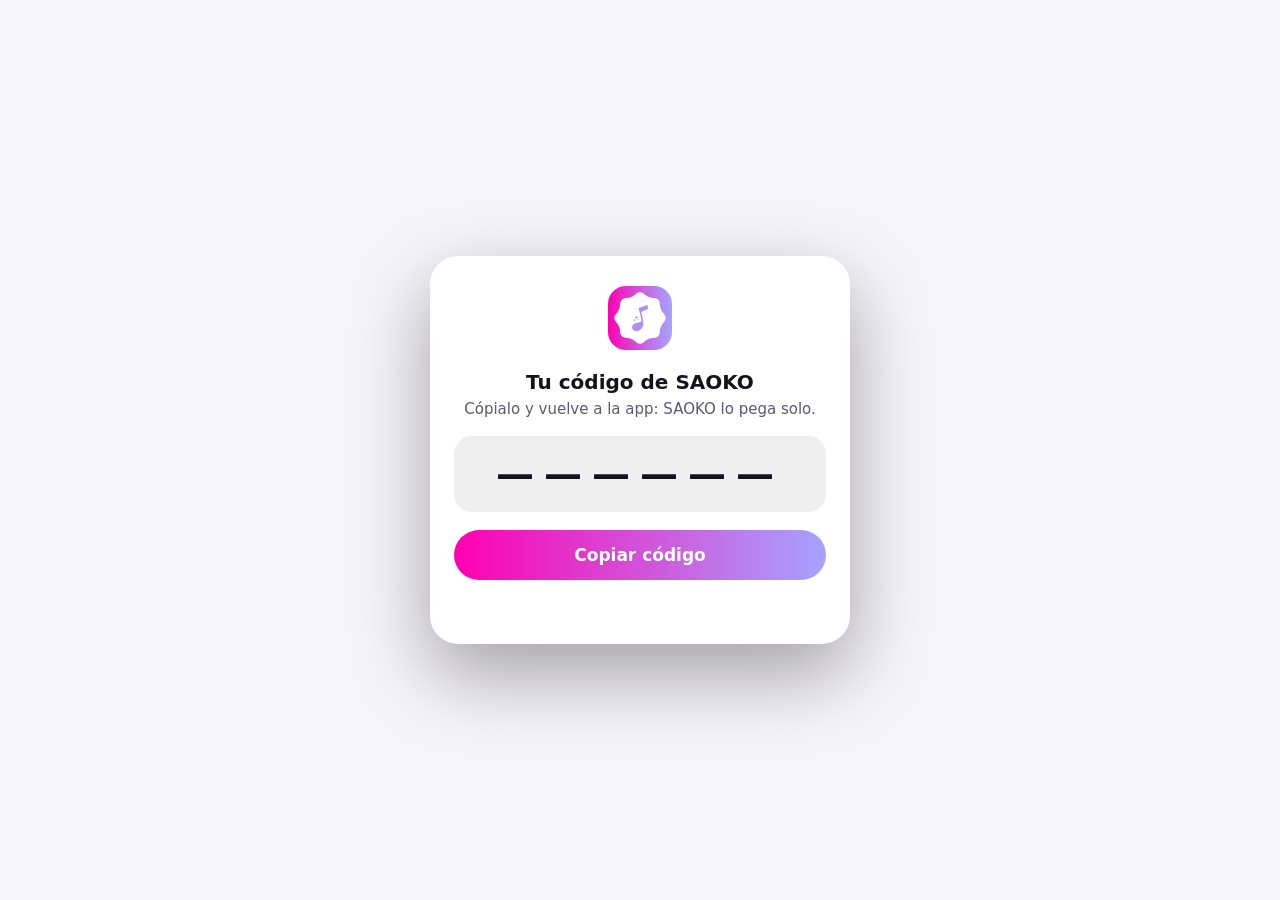
<file: copiar.html>
<!doctype html>
<html lang="es">
<head>
  <meta charset="utf-8">
  <meta name="viewport" content="width=device-width, initial-scale=1">
  <meta name="robots" content="noindex, nofollow">
  <meta name="referrer" content="no-referrer">
  <meta http-equiv="Content-Security-Policy" content="default-src 'none'; script-src 'unsafe-inline'; style-src 'unsafe-inline' https://fonts.googleapis.com; font-src https://fonts.gstatic.com; img-src 'self'; base-uri 'none'; form-action 'none'">
  <title>Copiar código · SAOKO</title>
  <link rel="icon" type="image/svg+xml" href="img/saoko-icon.svg?v=3"><link rel="icon" type="image/png" href="img/saoko-icon.png?v=3">
  <link href="https://fonts.googleapis.com/css2?family=Plus+Jakarta+Sans:wght@500;700;800&display=swap" rel="stylesheet">
  <style>
    :root { --bg: #0B0A12; --card: #15131F; --text: #fff; --muted: #A8A4BF; color-scheme: dark; }
    @media (prefers-color-scheme: light) { :root { --bg: #F7F5FC; --card: #fff; --text: #15121F; --muted: #5D5873; color-scheme: light; } }
    * { box-sizing: border-box; }
    body { margin: 0; min-height: 100vh; display: grid; place-items: center; padding: 16px; background: var(--bg); color: var(--text);
      font-family: "Plus Jakarta Sans", system-ui, sans-serif; }
    .card { width: min(420px, 100%); background: var(--card); border-radius: 28px; padding: 30px 24px; text-align: center;
      box-shadow: 0 30px 80px rgba(0, 0, 0, .35); }
    img { width: 64px; height: 64px; border-radius: 18px; }
    h1 { font-size: 20px; margin: 16px 0 6px; }
    p { color: var(--muted); margin: 0 0 18px; font-size: 15px; }
    .code { font-size: 38px; font-weight: 800; letter-spacing: 10px; padding: 16px 8px; border-radius: 18px;
      background: rgba(127, 127, 127, .12); user-select: all; -webkit-user-select: all; }
    button { margin-top: 18px; width: 100%; border: 0; border-radius: 999px; padding: 15px; font: inherit; font-weight: 800; font-size: 17px;
      color: #fff; background: linear-gradient(90deg, #FF00B0, #A6A3FF); cursor: pointer; }
    .ok { color: #22C55E; font-weight: 700; margin-top: 12px; min-height: 22px; }
  </style>
</head>
<body>
  <main class="card">
    <img src="img/logo.png" alt="SAOKO">
    <h1>Tu código de SAOKO</h1>
    <p>Cópialo y vuelve a la app: SAOKO lo pega solo.</p>
    <div class="code" id="code">——————</div>
    <button id="copy" type="button">Copiar código</button>
    <div class="ok" id="ok"></div>
  </main>
  <script>
    // El código viaja después del "#": nunca llega a ningún servidor.
    var code = (location.hash || "").replace("#", "").replace(/\D/g, "").slice(0, 10);
    var el = document.getElementById("code"), ok = document.getElementById("ok");
    if (code) el.textContent = code;
    function copy() {
      if (!code) return;
      var done = function () { ok.textContent = "¡Copiado! Vuelve a SAOKO."; };
      if (navigator.clipboard && navigator.clipboard.writeText) navigator.clipboard.writeText(code).then(done, fallback);
      else fallback();
      function fallback() {
        var r = document.createRange(); r.selectNodeContents(el);
        var s = getSelection(); s.removeAllRanges(); s.addRange(r);
        try { document.execCommand("copy"); done(); } catch (e) { ok.textContent = "Mantén presionado el código para copiarlo."; }
      }
    }
    document.getElementById("copy").onclick = copy;
    copy();
    // Se borra el código de la barra de direcciones y del historial.
    history.replaceState(null, "", location.pathname);
  </script>
</body>
</html>
</file>
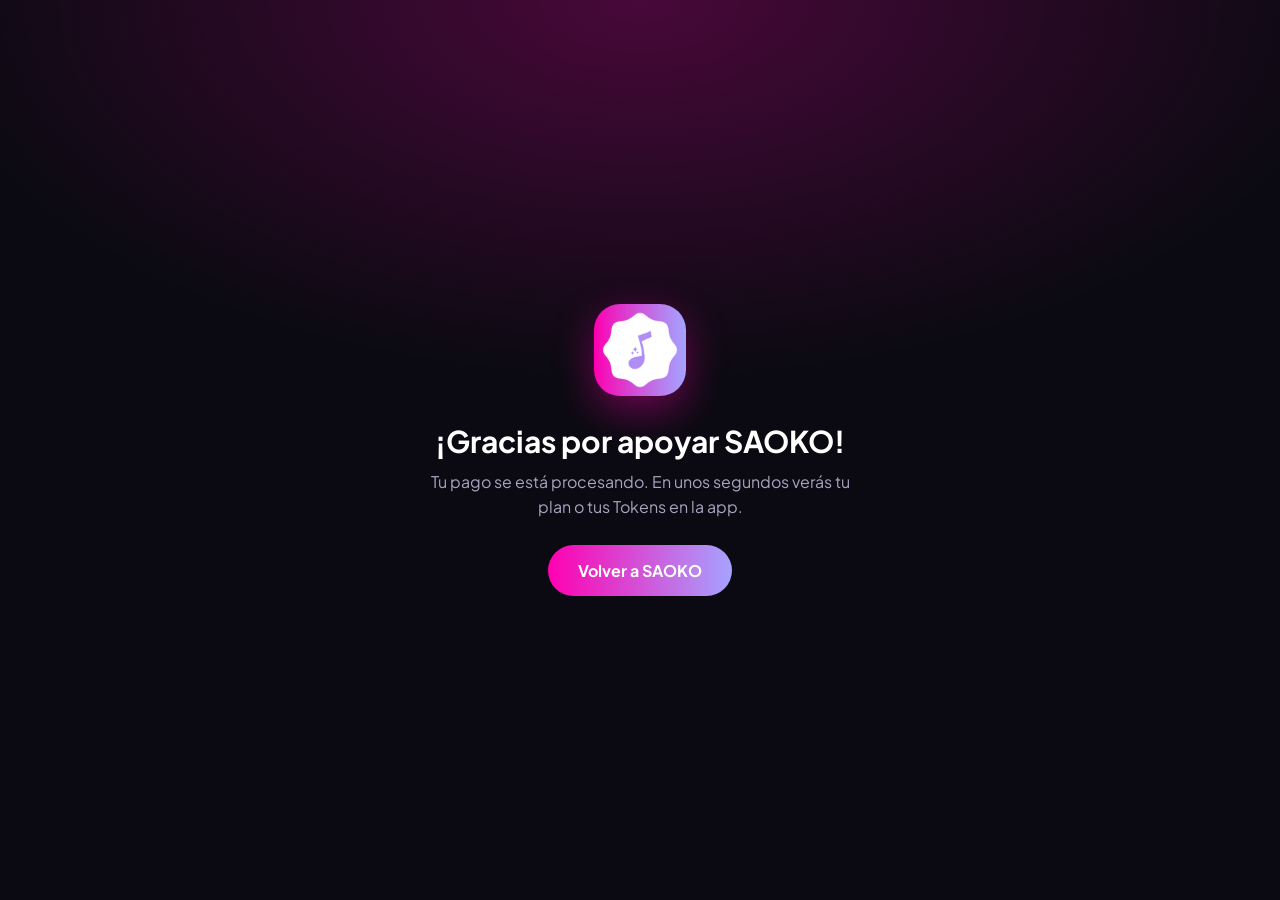
<file: gracias.html>
<!doctype html>
<html lang="es">
<head>
  <meta charset="utf-8">
  <meta name="viewport" content="width=device-width, initial-scale=1">
  <title>SAOKO · Gracias</title>
  <meta name="robots" content="noindex">
  <link rel="icon" type="image/svg+xml" href="img/saoko-icon.svg?v=3"><link rel="icon" type="image/png" href="img/saoko-icon.png?v=3">
  <link href="https://fonts.googleapis.com/css2?family=Plus+Jakarta+Sans:wght@400;600;800&display=swap" rel="stylesheet">
  <style>
    :root { --bg: #0B0A12; --muted: #A8A4BF; --gradient: linear-gradient(90deg, #FF00B0, #A6A3FF); color-scheme: dark; }
    body { margin: 0; min-height: 100vh; display: grid; place-items: center; padding: 24px; box-sizing: border-box;
      background: radial-gradient(80% 60% at 50% 0%, rgba(255, 0, 176, .25), transparent 70%), var(--bg);
      color: #fff; font-family: "Plus Jakarta Sans", system-ui, sans-serif; text-align: center; }
    .card { max-width: 420px; }
    img { width: 92px; height: 92px; border-radius: 26px; box-shadow: 0 14px 40px rgba(255, 0, 176, .4); }
    h1 { font-size: 30px; margin: 22px 0 10px; }
    p { color: var(--muted); margin: 0 0 26px; line-height: 1.55; }
    a { display: inline-block; padding: 15px 30px; border-radius: 999px; background: var(--gradient); color: #fff; font-weight: 700; text-decoration: none; }
  </style>
</head>
<body>
  <div class="card">
    <img src="img/logo.png" alt="SAOKO">
    <h1 id="title">¡Gracias por apoyar SAOKO!</h1>
    <p id="text">Tu pago se está procesando. En unos segundos verás tu plan o tus Tokens en la app.</p>
    <a id="back" href="saoko://premium">Volver a SAOKO</a>
  </div>
  <script>
    if (new URLSearchParams(location.search).has("cancelado")) {
      document.getElementById("title").textContent = "Pago cancelado";
      document.getElementById("text").textContent = "No se cobró nada. Puedes volver a la app e intentarlo cuando quieras.";
      document.getElementById("back").href = "saoko://premium?cancelado=1";
    }
  </script>
</body>
</html>
</file>
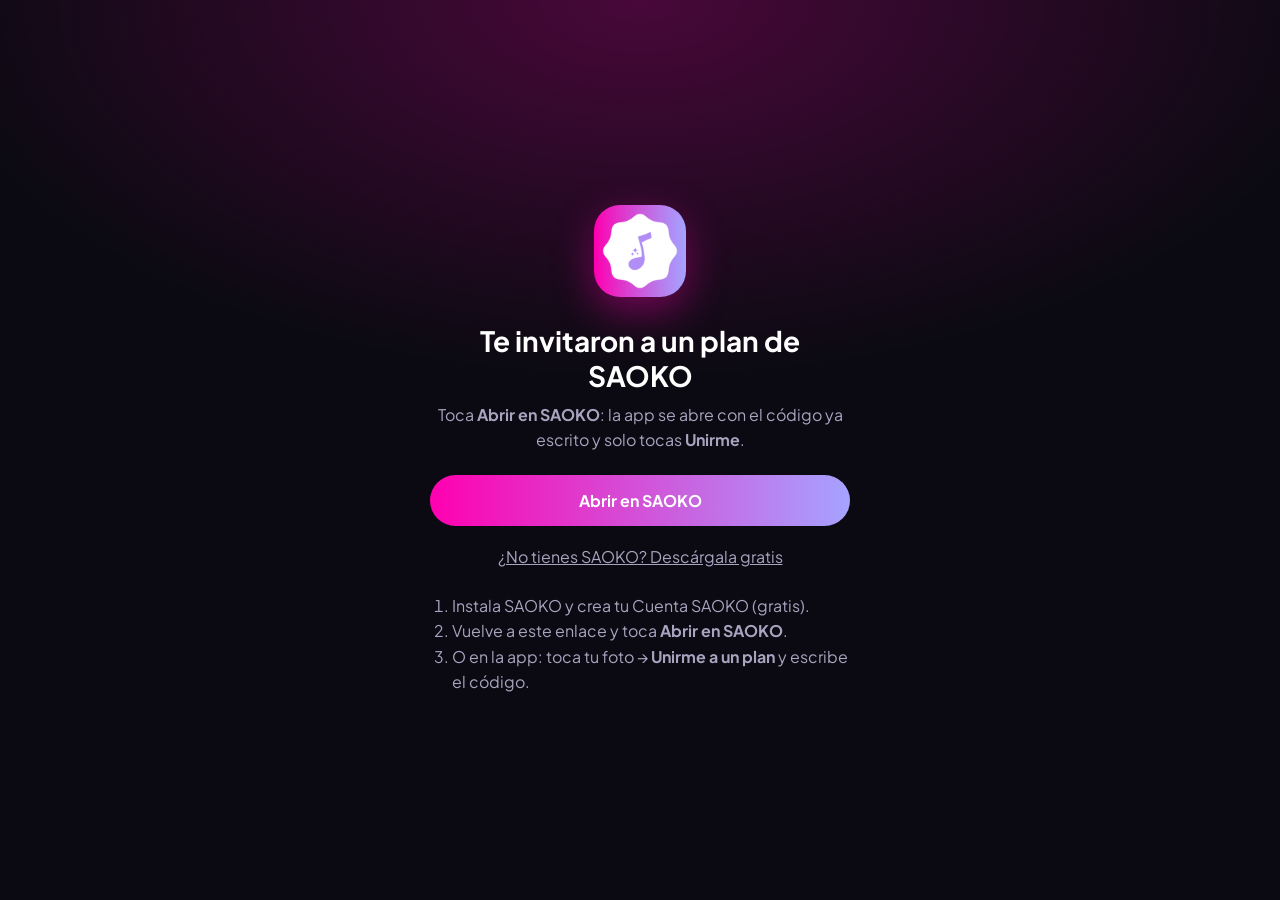
<file: invitacion.html>
<!doctype html>
<html lang="es">
<head>
  <meta charset="utf-8">
  <meta name="viewport" content="width=device-width, initial-scale=1">
  <meta name="robots" content="noindex">
  <title>SAOKO · Invitación a un plan</title>
  <meta property="og:title" content="Te invitaron a un plan de SAOKO">
  <meta property="og:description" content="Toca para unirte gratis al plan de SAOKO de quien te invitó.">
  <meta property="og:image" content="https://saokomusic.github.io/img/og.png">
  <link rel="icon" type="image/svg+xml" href="img/saoko-icon.svg?v=3"><link rel="icon" type="image/png" href="img/saoko-icon.png?v=3">
  <link href="https://fonts.googleapis.com/css2?family=Plus+Jakarta+Sans:wght@400;600;800&display=swap" rel="stylesheet">
  <style>
    :root { --bg: #0B0A12; --muted: #A8A4BF; --gradient: linear-gradient(90deg, #FF00B0, #A6A3FF); color-scheme: dark; }
    body { margin: 0; min-height: 100vh; display: grid; place-items: center; padding: 24px; box-sizing: border-box;
      background: radial-gradient(80% 60% at 50% 0%, rgba(255, 0, 176, .25), transparent 70%), var(--bg);
      color: #fff; font-family: "Plus Jakarta Sans", system-ui, sans-serif; text-align: center; }
    .card { max-width: 420px; }
    img { width: 92px; height: 92px; border-radius: 26px; box-shadow: 0 14px 40px rgba(255, 0, 176, .4); }
    h1 { font-size: 28px; margin: 22px 0 10px; }
    p { color: var(--muted); margin: 0 0 22px; line-height: 1.55; }
    .code { font-size: 26px; font-weight: 800; letter-spacing: 6px; margin: 0 0 22px; }
    a.btn, button.btn { display: block; width: 100%; box-sizing: border-box; padding: 15px 30px; border: 0; border-radius: 999px; background: var(--gradient);
      color: #fff; font: 700 16px "Plus Jakarta Sans", system-ui, sans-serif; text-decoration: none; margin-bottom: 12px; cursor: pointer; }
    a.ghost { display: block; color: var(--muted); padding: 8px; }
    ol { text-align: left; color: var(--muted); line-height: 1.6; padding-left: 22px; margin: 18px 0 0; }
  </style>
</head>
<body>
  <div class="card">
    <img src="img/logo-rounded.png" alt="SAOKO">
    <h1>Te invitaron a un plan de SAOKO</h1>
    <p>Toca <b>Abrir en SAOKO</b>: la app se abre con el código ya escrito y solo tocas <b>Unirme</b>.</p>
    <div class="code" id="code"></div>
    <a class="btn" id="open" href="#">Abrir en SAOKO</a>
    <a class="ghost" href="./">¿No tienes SAOKO? Descárgala gratis</a>
    <ol>
      <li>Instala SAOKO y crea tu Cuenta SAOKO (gratis).</li>
      <li>Vuelve a este enlace y toca <b>Abrir en SAOKO</b>.</li>
      <li>O en la app: toca tu foto → <b>Unirme a un plan</b> y escribe el código.</li>
    </ol>
  </div>
  <script>
    var c = (new URLSearchParams(location.search).get("c") || "").toUpperCase().replace(/[^A-Z0-9]/g, "").slice(0, 8);
    document.getElementById("code").textContent = c;
    var scheme = "saoko://invite?code=" + c;
    var android = /android/i.test(navigator.userAgent);
    // En Android se usa "intent:": si SAOKO no está instalada, Chrome lleva a la página de descarga.
    var fallback = encodeURIComponent(location.origin + "/");
    var link = android
      ? "intent://invite?code=" + c + "#Intent;scheme=saoko;package=com.saoko.music;S.browser_fallback_url=" + fallback + ";end"
      : scheme;
    document.getElementById("open").href = link;
    if (c && android) setTimeout(function () { location.href = link; }, 400);
  </script>
</body>
</html>
</file>
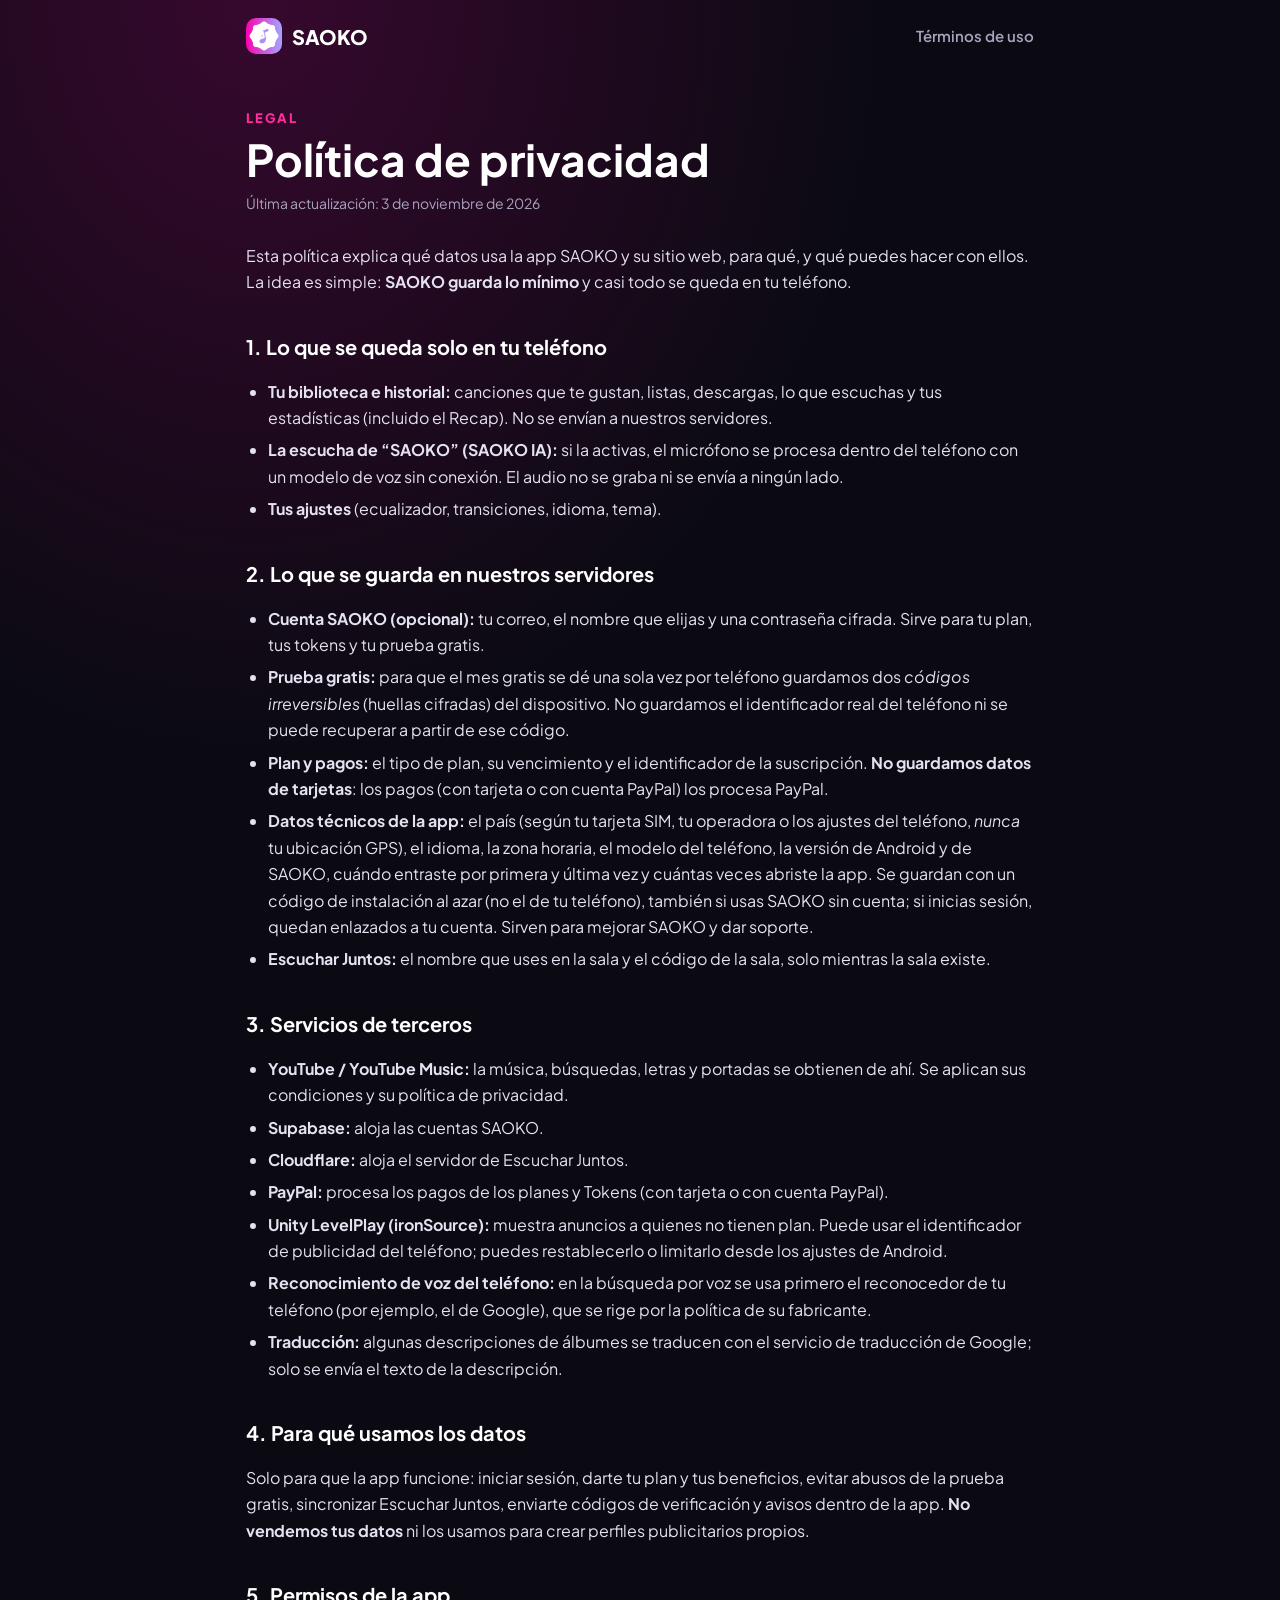
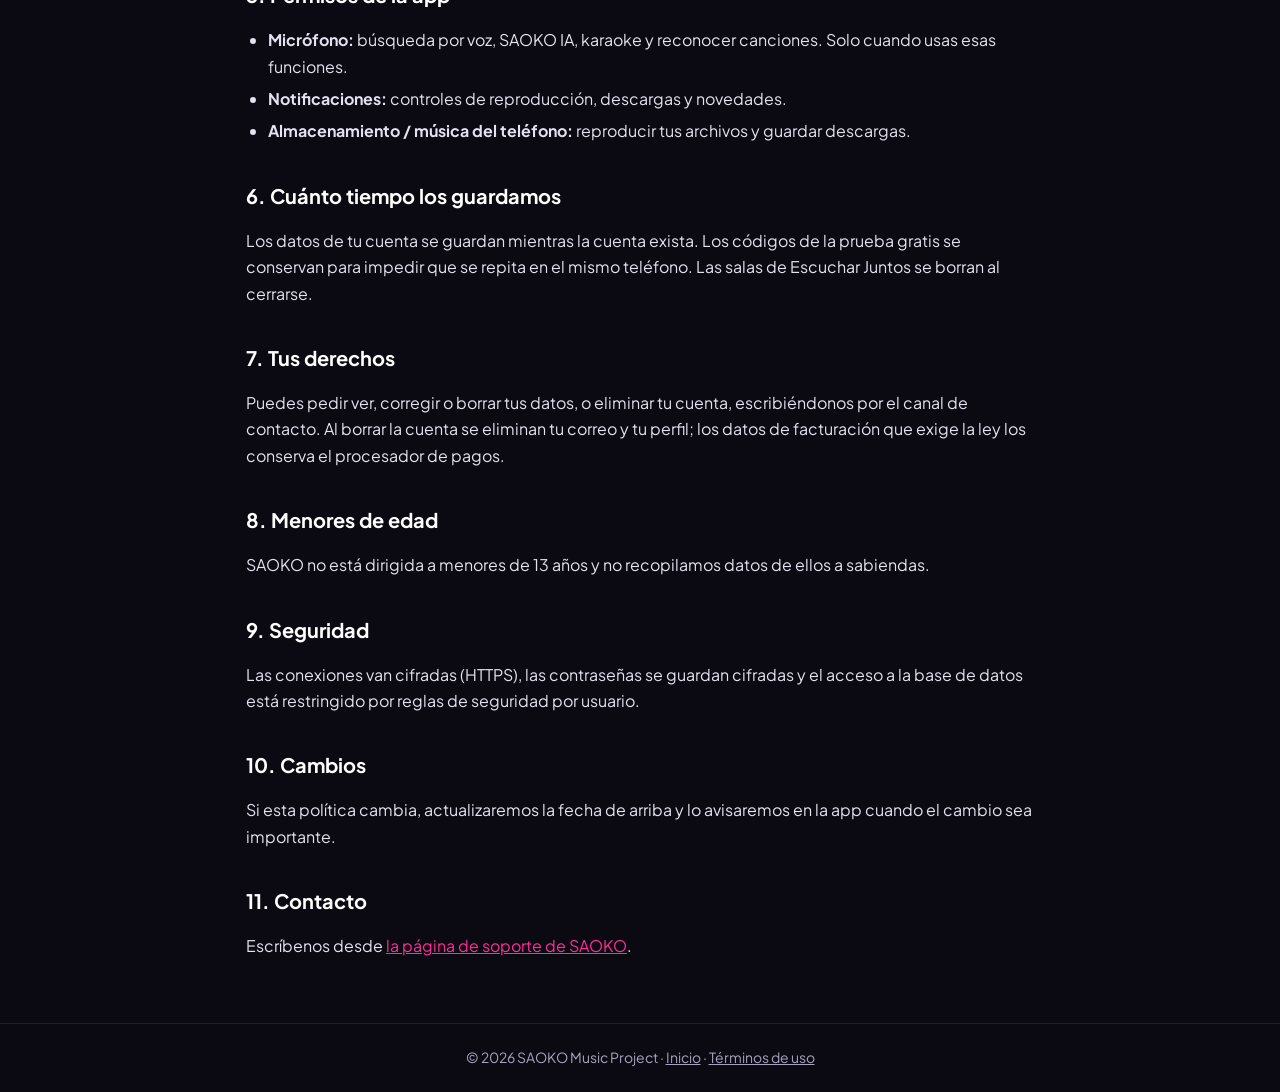
<file: privacidad.html>
<!doctype html>
<html lang="es">
<head>
  <meta charset="utf-8">
  <meta name="viewport" content="width=device-width, initial-scale=1">
  <title>SAOKO · Política de privacidad</title>
  <link rel="icon" type="image/svg+xml" href="img/saoko-icon.svg?v=3"><link rel="icon" type="image/png" href="img/saoko-icon.png?v=3">
  <link href="https://fonts.googleapis.com/css2?family=Plus+Jakarta+Sans:wght@400;600;800&display=swap" rel="stylesheet">
  <link rel="stylesheet" href="legal.css">
</head>
<body>
<header class="top"><a class="brand" href="./"><img src="img/logo.png" alt="">SAOKO</a><a class="other" href="terminos.html">Términos de uso</a></header>
<main class="doc">
  <p class="eyebrow">Legal</p>
  <h1>Política de privacidad</h1>
  <p class="updated">Última actualización: 3 de noviembre de 2026</p>

  <p>Esta política explica qué datos usa la app SAOKO y su sitio web, para qué, y qué puedes hacer con ellos. La idea es simple: <strong>SAOKO guarda lo mínimo</strong> y casi todo se queda en tu teléfono.</p>

  <h2>1. Lo que se queda solo en tu teléfono</h2>
  <ul>
    <li><strong>Tu biblioteca e historial:</strong> canciones que te gustan, listas, descargas, lo que escuchas y tus estadísticas (incluido el Recap). No se envían a nuestros servidores.</li>
    <li><strong>La escucha de “SAOKO” (SAOKO IA):</strong> si la activas, el micrófono se procesa dentro del teléfono con un modelo de voz sin conexión. El audio no se graba ni se envía a ningún lado.</li>
    <li><strong>Tus ajustes</strong> (ecualizador, transiciones, idioma, tema).</li>
  </ul>

  <h2>2. Lo que se guarda en nuestros servidores</h2>
  <ul>
    <li><strong>Cuenta SAOKO (opcional):</strong> tu correo, el nombre que elijas y una contraseña cifrada. Sirve para tu plan, tus tokens y tu prueba gratis.</li>
    <li><strong>Prueba gratis:</strong> para que el mes gratis se dé una sola vez por teléfono guardamos dos <em>códigos irreversibles</em> (huellas cifradas) del dispositivo. No guardamos el identificador real del teléfono ni se puede recuperar a partir de ese código.</li>
    <li><strong>Plan y pagos:</strong> el tipo de plan, su vencimiento y el identificador de la suscripción. <strong>No guardamos datos de tarjetas</strong>: los pagos (con tarjeta o con cuenta PayPal) los procesa PayPal.</li>
    <li><strong>Datos técnicos de la app:</strong> el país (según tu tarjeta SIM, tu operadora o los ajustes del teléfono, <em>nunca</em> tu ubicación GPS), el idioma, la zona horaria, el modelo del teléfono, la versión de Android y de SAOKO, cuándo entraste por primera y última vez y cuántas veces abriste la app. Se guardan con un código de instalación al azar (no el de tu teléfono), también si usas SAOKO sin cuenta; si inicias sesión, quedan enlazados a tu cuenta. Sirven para mejorar SAOKO y dar soporte.</li>
    <li><strong>Escuchar Juntos:</strong> el nombre que uses en la sala y el código de la sala, solo mientras la sala existe.</li>
  </ul>

  <h2>3. Servicios de terceros</h2>
  <ul>
    <li><strong>YouTube / YouTube Music:</strong> la música, búsquedas, letras y portadas se obtienen de ahí. Se aplican sus condiciones y su política de privacidad.</li>
    <li><strong>Supabase:</strong> aloja las cuentas SAOKO.</li>
    <li><strong>Cloudflare:</strong> aloja el servidor de Escuchar Juntos.</li>
    <li><strong>PayPal:</strong> procesa los pagos de los planes y Tokens (con tarjeta o con cuenta PayPal).</li>
    <li><strong>Unity LevelPlay (ironSource):</strong> muestra anuncios a quienes no tienen plan. Puede usar el identificador de publicidad del teléfono; puedes restablecerlo o limitarlo desde los ajustes de Android.</li>
    <li><strong>Reconocimiento de voz del teléfono:</strong> en la búsqueda por voz se usa primero el reconocedor de tu teléfono (por ejemplo, el de Google), que se rige por la política de su fabricante.</li>
    <li><strong>Traducción:</strong> algunas descripciones de álbumes se traducen con el servicio de traducción de Google; solo se envía el texto de la descripción.</li>
  </ul>

  <h2>4. Para qué usamos los datos</h2>
  <p>Solo para que la app funcione: iniciar sesión, darte tu plan y tus beneficios, evitar abusos de la prueba gratis, sincronizar Escuchar Juntos, enviarte códigos de verificación y avisos dentro de la app. <strong>No vendemos tus datos</strong> ni los usamos para crear perfiles publicitarios propios.</p>

  <h2>5. Permisos de la app</h2>
  <ul>
    <li><strong>Micrófono:</strong> búsqueda por voz, SAOKO IA, karaoke y reconocer canciones. Solo cuando usas esas funciones.</li>
    <li><strong>Notificaciones:</strong> controles de reproducción, descargas y novedades.</li>
    <li><strong>Almacenamiento / música del teléfono:</strong> reproducir tus archivos y guardar descargas.</li>
  </ul>

  <h2>6. Cuánto tiempo los guardamos</h2>
  <p>Los datos de tu cuenta se guardan mientras la cuenta exista. Los códigos de la prueba gratis se conservan para impedir que se repita en el mismo teléfono. Las salas de Escuchar Juntos se borran al cerrarse.</p>

  <h2>7. Tus derechos</h2>
  <p>Puedes pedir ver, corregir o borrar tus datos, o eliminar tu cuenta, escribiéndonos por el canal de contacto. Al borrar la cuenta se eliminan tu correo y tu perfil; los datos de facturación que exige la ley los conserva el procesador de pagos.</p>

  <h2>8. Menores de edad</h2>
  <p>SAOKO no está dirigida a menores de 13 años y no recopilamos datos de ellos a sabiendas.</p>

  <h2>9. Seguridad</h2>
  <p>Las conexiones van cifradas (HTTPS), las contraseñas se guardan cifradas y el acceso a la base de datos está restringido por reglas de seguridad por usuario.</p>

  <h2>10. Cambios</h2>
  <p>Si esta política cambia, actualizaremos la fecha de arriba y lo avisaremos en la app cuando el cambio sea importante.</p>

  <h2>11. Contacto</h2>
  <p>Escríbenos desde <a href="https://github.com/saokomusic/saokomusic.github.io/issues">la página de soporte de SAOKO</a>.</p>
</main>
<footer class="foot">© 2026 SAOKO Music Project · <a href="./">Inicio</a> · <a href="terminos.html">Términos de uso</a></footer>
</body>
</html>
</file>
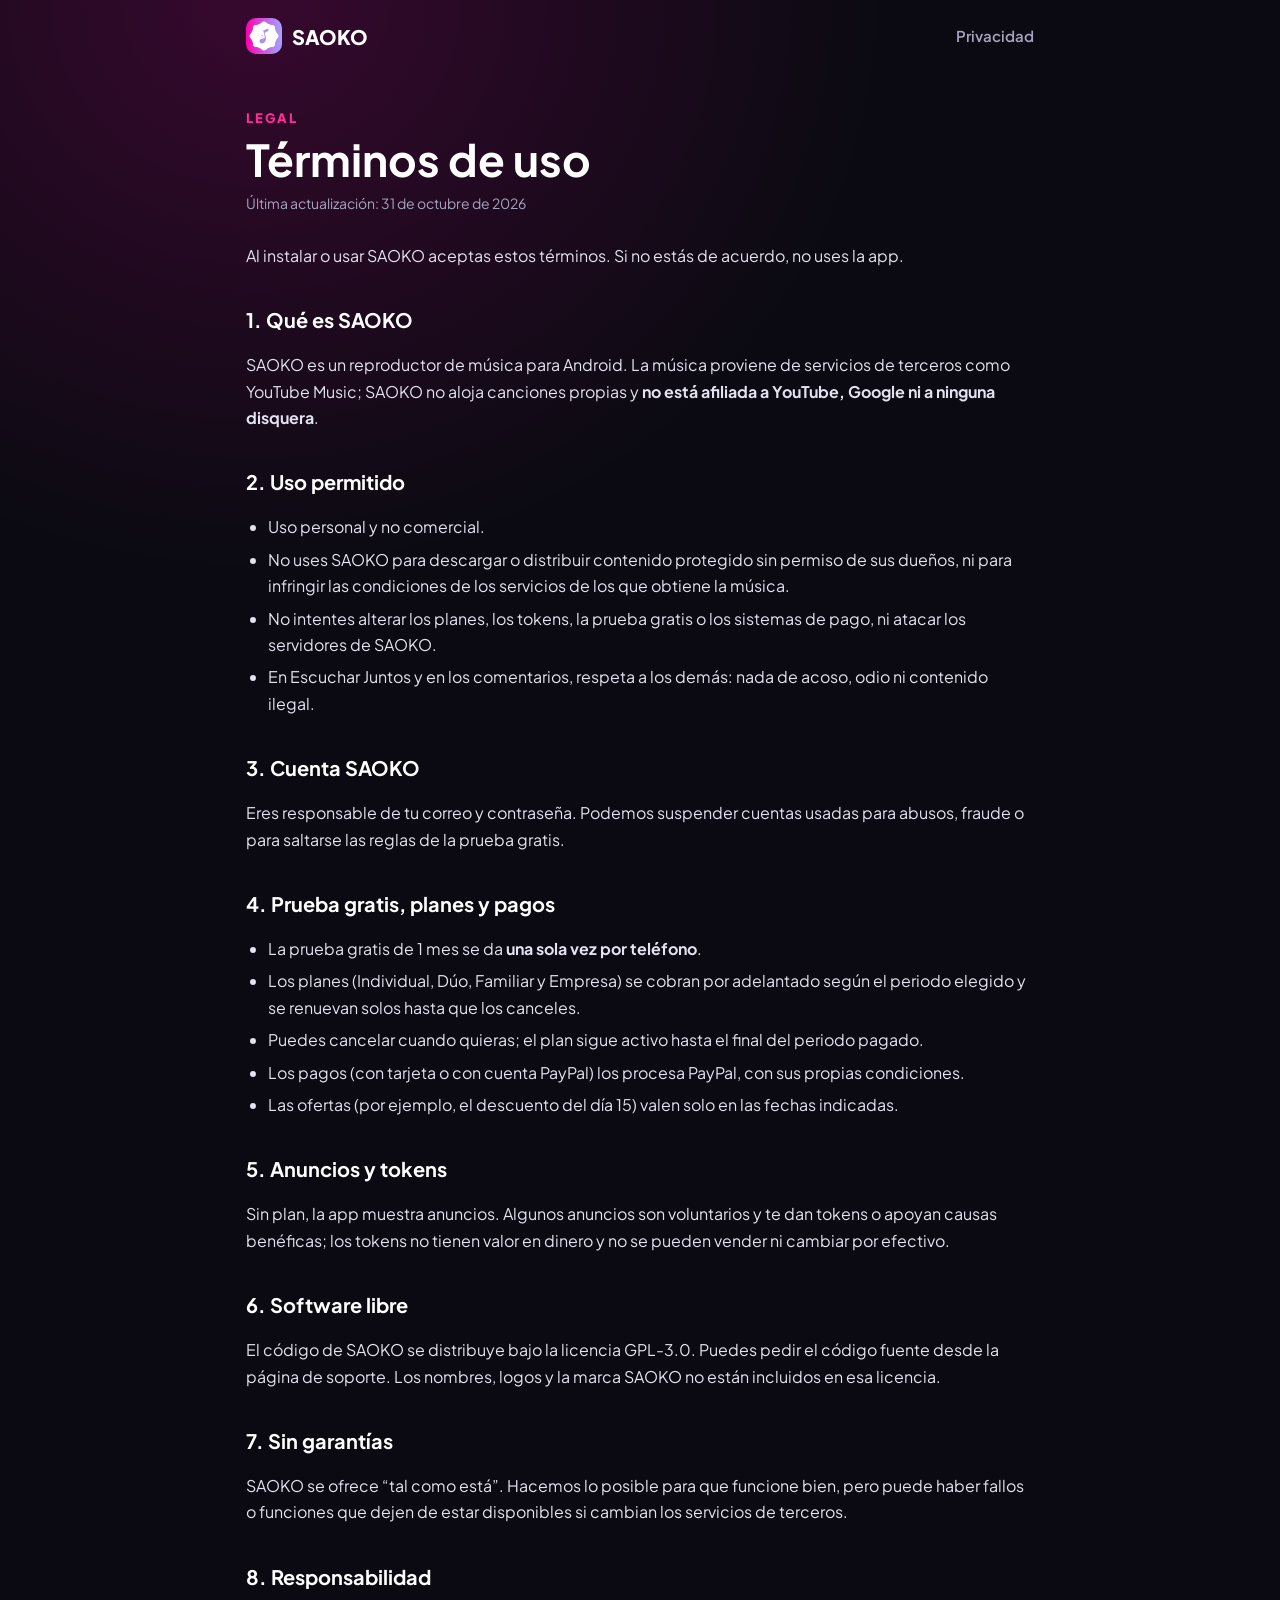
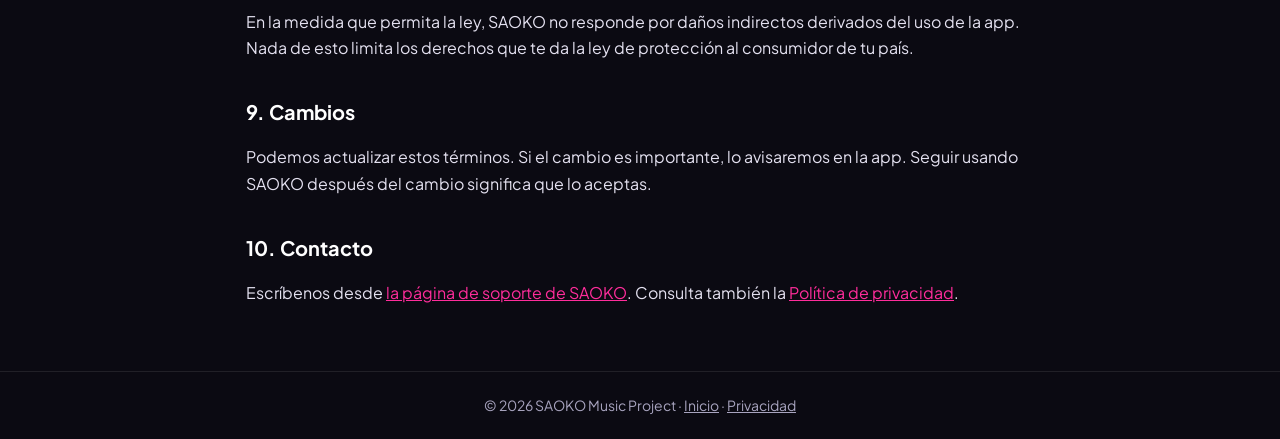
<file: terminos.html>
<!doctype html>
<html lang="es">
<head>
  <meta charset="utf-8">
  <meta name="viewport" content="width=device-width, initial-scale=1">
  <title>SAOKO · Términos de uso</title>
  <link rel="icon" type="image/svg+xml" href="img/saoko-icon.svg?v=3"><link rel="icon" type="image/png" href="img/saoko-icon.png?v=3">
  <link href="https://fonts.googleapis.com/css2?family=Plus+Jakarta+Sans:wght@400;600;800&display=swap" rel="stylesheet">
  <link rel="stylesheet" href="legal.css">
</head>
<body>
<header class="top"><a class="brand" href="./"><img src="img/logo.png" alt="">SAOKO</a><a class="other" href="privacidad.html">Privacidad</a></header>
<main class="doc">
  <p class="eyebrow">Legal</p>
  <h1>Términos de uso</h1>
  <p class="updated">Última actualización: 31 de octubre de 2026</p>

  <p>Al instalar o usar SAOKO aceptas estos términos. Si no estás de acuerdo, no uses la app.</p>

  <h2>1. Qué es SAOKO</h2>
  <p>SAOKO es un reproductor de música para Android. La música proviene de servicios de terceros como YouTube Music; SAOKO no aloja canciones propias y <strong>no está afiliada a YouTube, Google ni a ninguna disquera</strong>.</p>

  <h2>2. Uso permitido</h2>
  <ul>
    <li>Uso personal y no comercial.</li>
    <li>No uses SAOKO para descargar o distribuir contenido protegido sin permiso de sus dueños, ni para infringir las condiciones de los servicios de los que obtiene la música.</li>
    <li>No intentes alterar los planes, los tokens, la prueba gratis o los sistemas de pago, ni atacar los servidores de SAOKO.</li>
    <li>En Escuchar Juntos y en los comentarios, respeta a los demás: nada de acoso, odio ni contenido ilegal.</li>
  </ul>

  <h2>3. Cuenta SAOKO</h2>
  <p>Eres responsable de tu correo y contraseña. Podemos suspender cuentas usadas para abusos, fraude o para saltarse las reglas de la prueba gratis.</p>

  <h2>4. Prueba gratis, planes y pagos</h2>
  <ul>
    <li>La prueba gratis de 1 mes se da <strong>una sola vez por teléfono</strong>.</li>
    <li>Los planes (Individual, Dúo, Familiar y Empresa) se cobran por adelantado según el periodo elegido y se renuevan solos hasta que los canceles.</li>
    <li>Puedes cancelar cuando quieras; el plan sigue activo hasta el final del periodo pagado.</li>
    <li>Los pagos (con tarjeta o con cuenta PayPal) los procesa PayPal, con sus propias condiciones.</li>
    <li>Las ofertas (por ejemplo, el descuento del día 15) valen solo en las fechas indicadas.</li>
  </ul>

  <h2>5. Anuncios y tokens</h2>
  <p>Sin plan, la app muestra anuncios. Algunos anuncios son voluntarios y te dan tokens o apoyan causas benéficas; los tokens no tienen valor en dinero y no se pueden vender ni cambiar por efectivo.</p>

  <h2>6. Software libre</h2>
  <p>El código de SAOKO se distribuye bajo la licencia GPL-3.0. Puedes pedir el código fuente desde la página de soporte. Los nombres, logos y la marca SAOKO no están incluidos en esa licencia.</p>

  <h2>7. Sin garantías</h2>
  <p>SAOKO se ofrece “tal como está”. Hacemos lo posible para que funcione bien, pero puede haber fallos o funciones que dejen de estar disponibles si cambian los servicios de terceros.</p>

  <h2>8. Responsabilidad</h2>
  <p>En la medida que permita la ley, SAOKO no responde por daños indirectos derivados del uso de la app. Nada de esto limita los derechos que te da la ley de protección al consumidor de tu país.</p>

  <h2>9. Cambios</h2>
  <p>Podemos actualizar estos términos. Si el cambio es importante, lo avisaremos en la app. Seguir usando SAOKO después del cambio significa que lo aceptas.</p>

  <h2>10. Contacto</h2>
  <p>Escríbenos desde <a href="https://github.com/saokomusic/saokomusic.github.io/issues">la página de soporte de SAOKO</a>. Consulta también la <a href="privacidad.html">Política de privacidad</a>.</p>
</main>
<footer class="foot">© 2026 SAOKO Music Project · <a href="./">Inicio</a> · <a href="privacidad.html">Privacidad</a></footer>
</body>
</html>
</file>
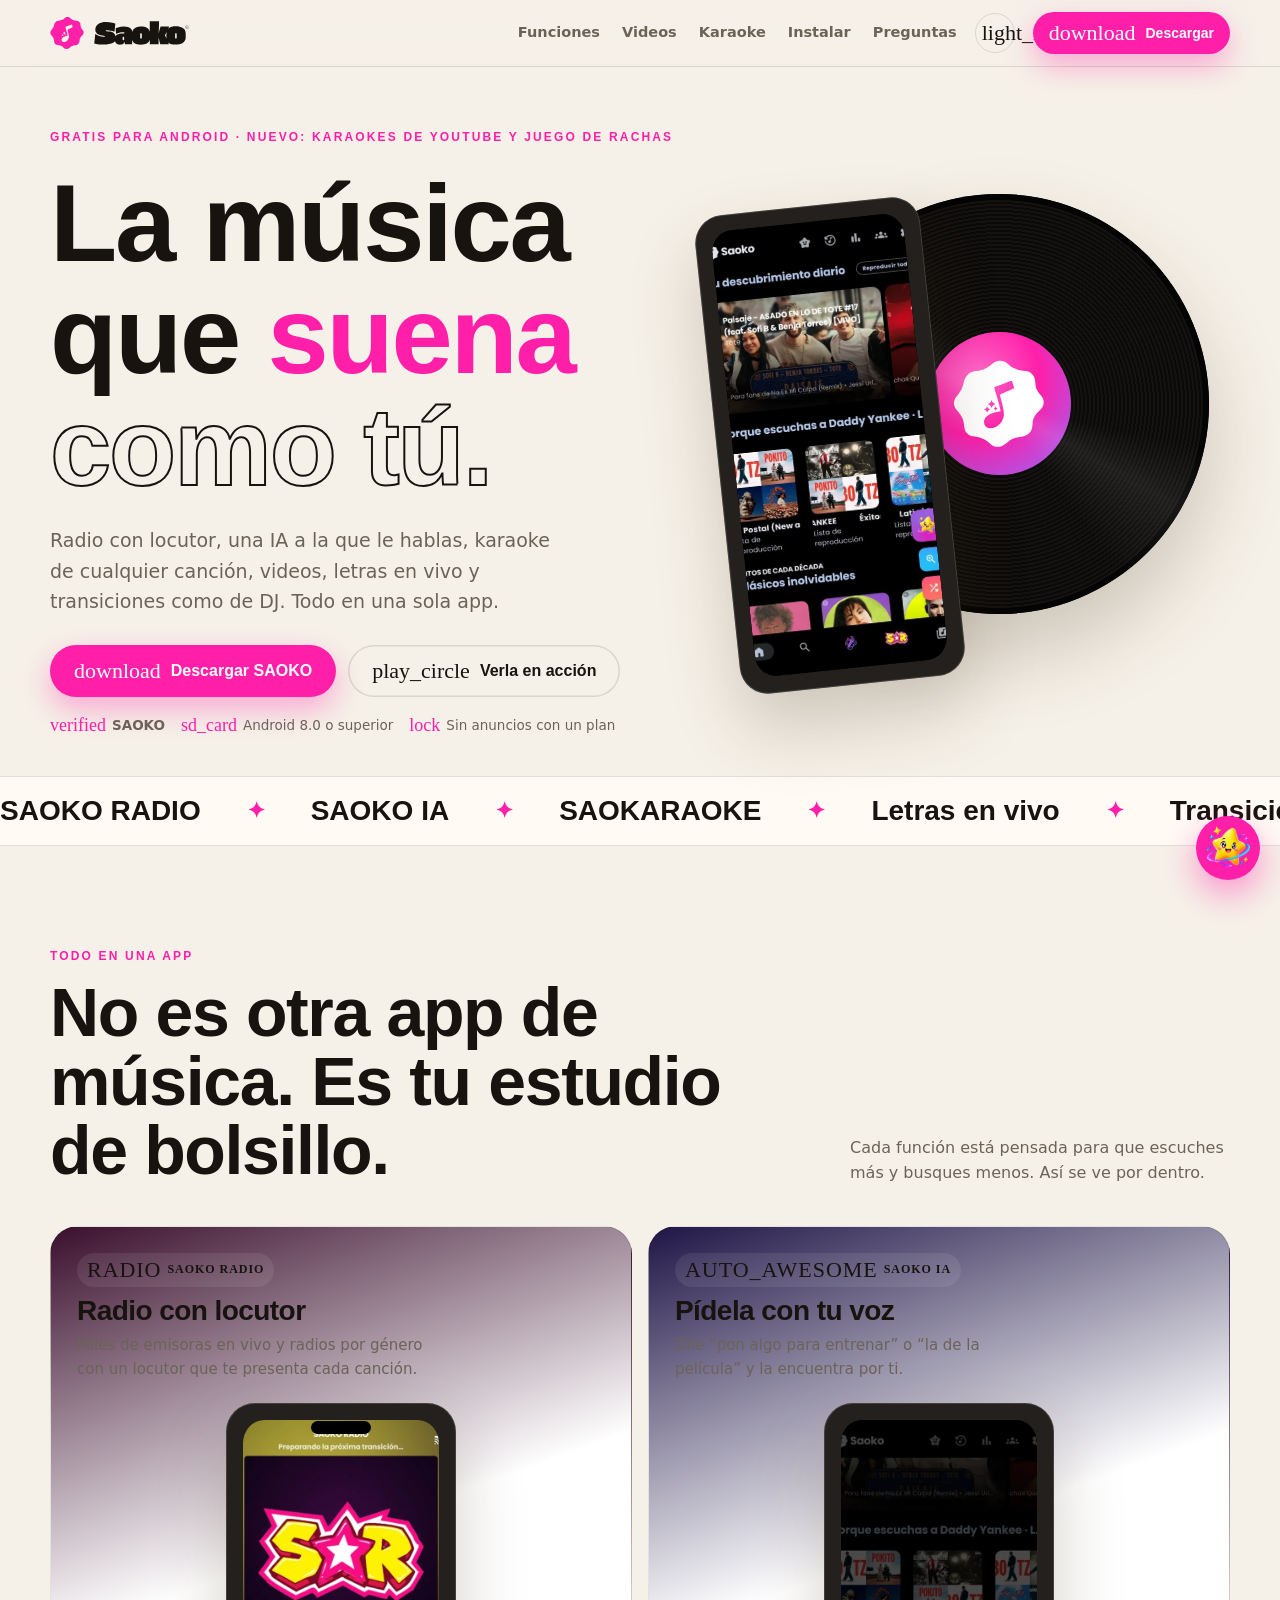
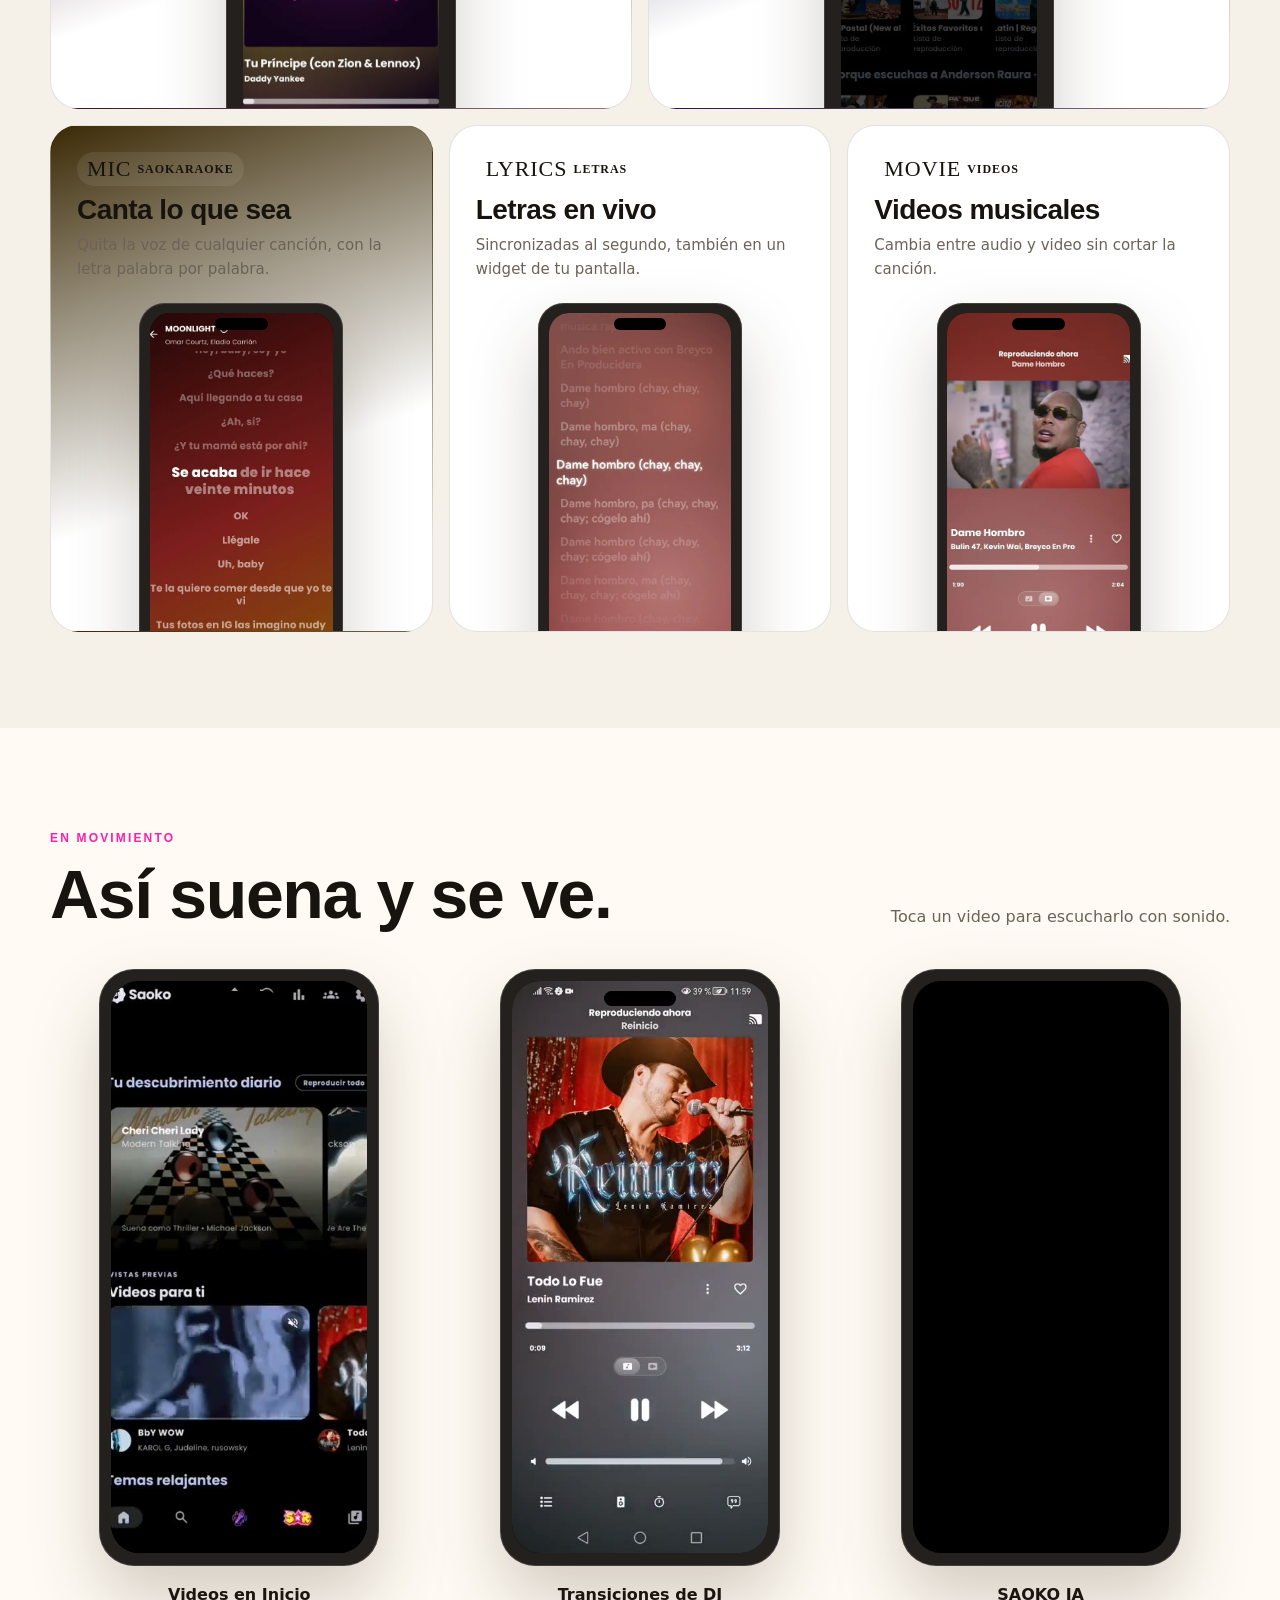
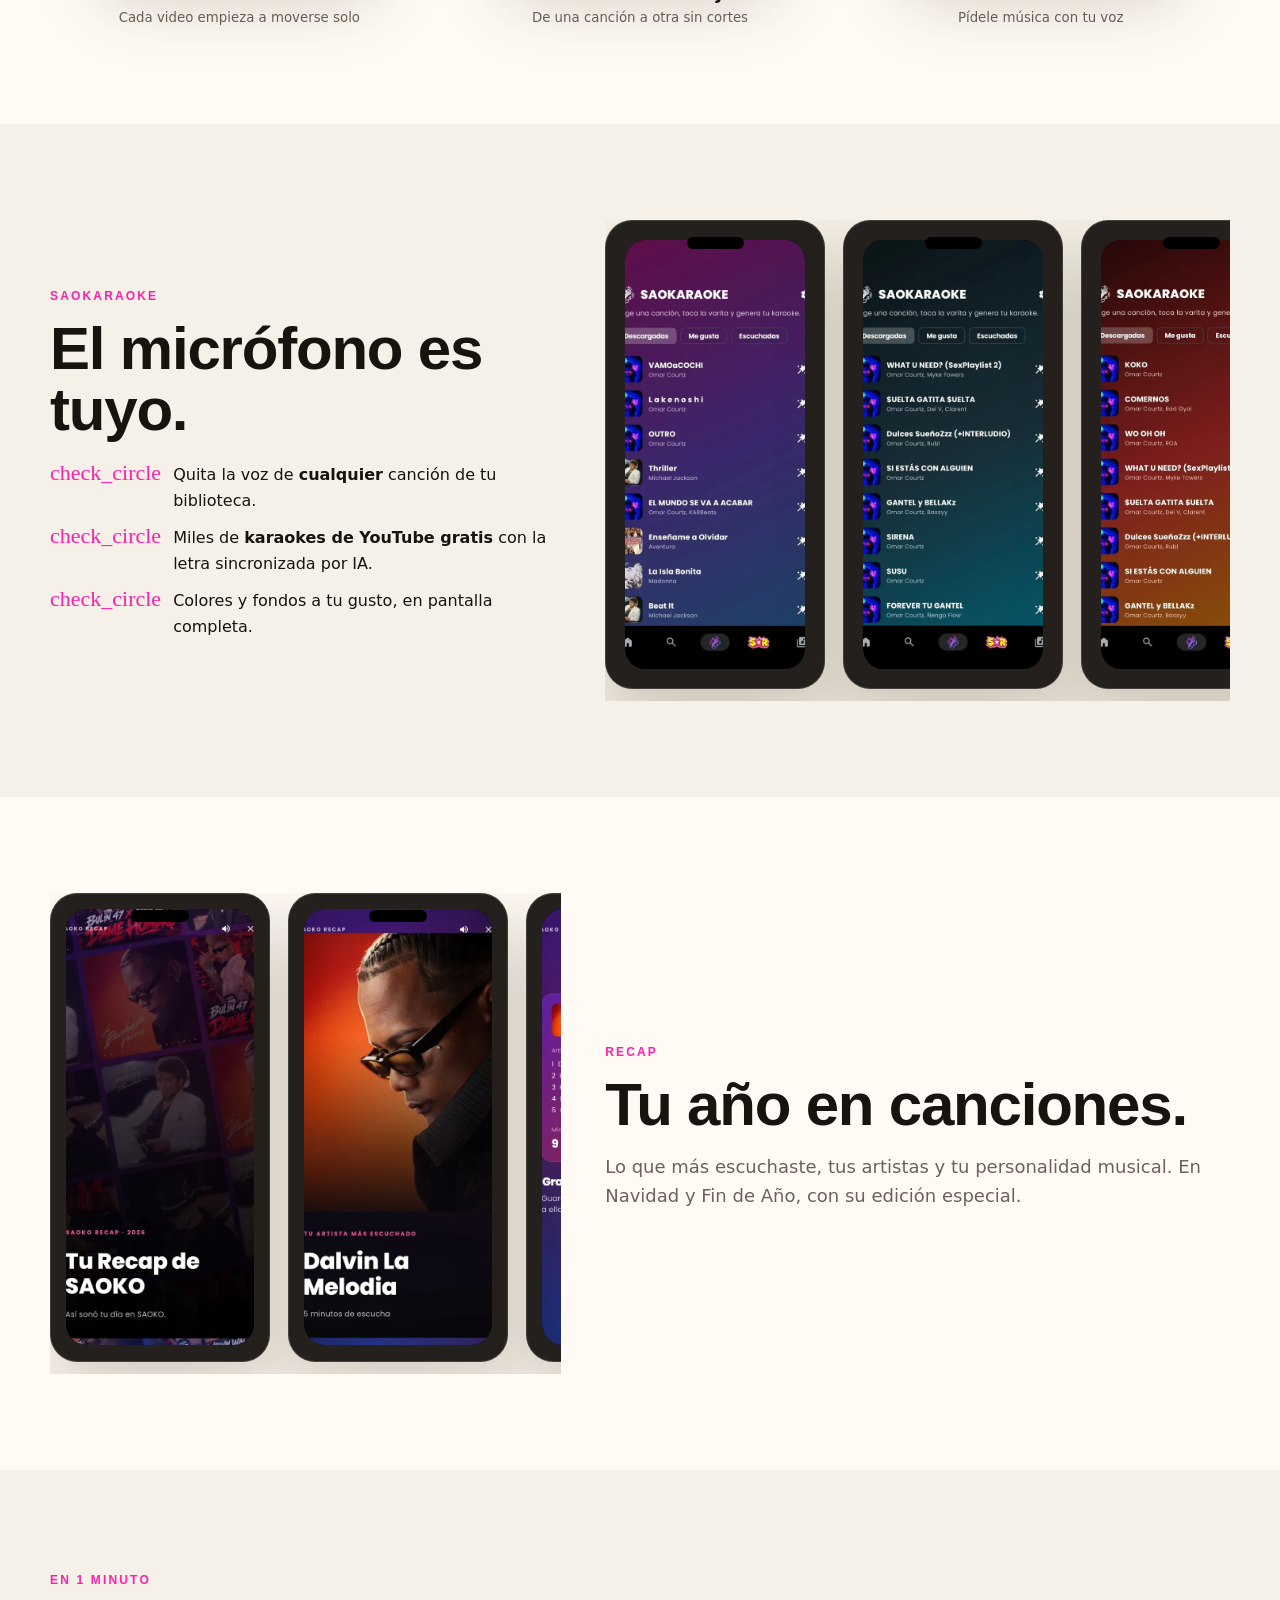
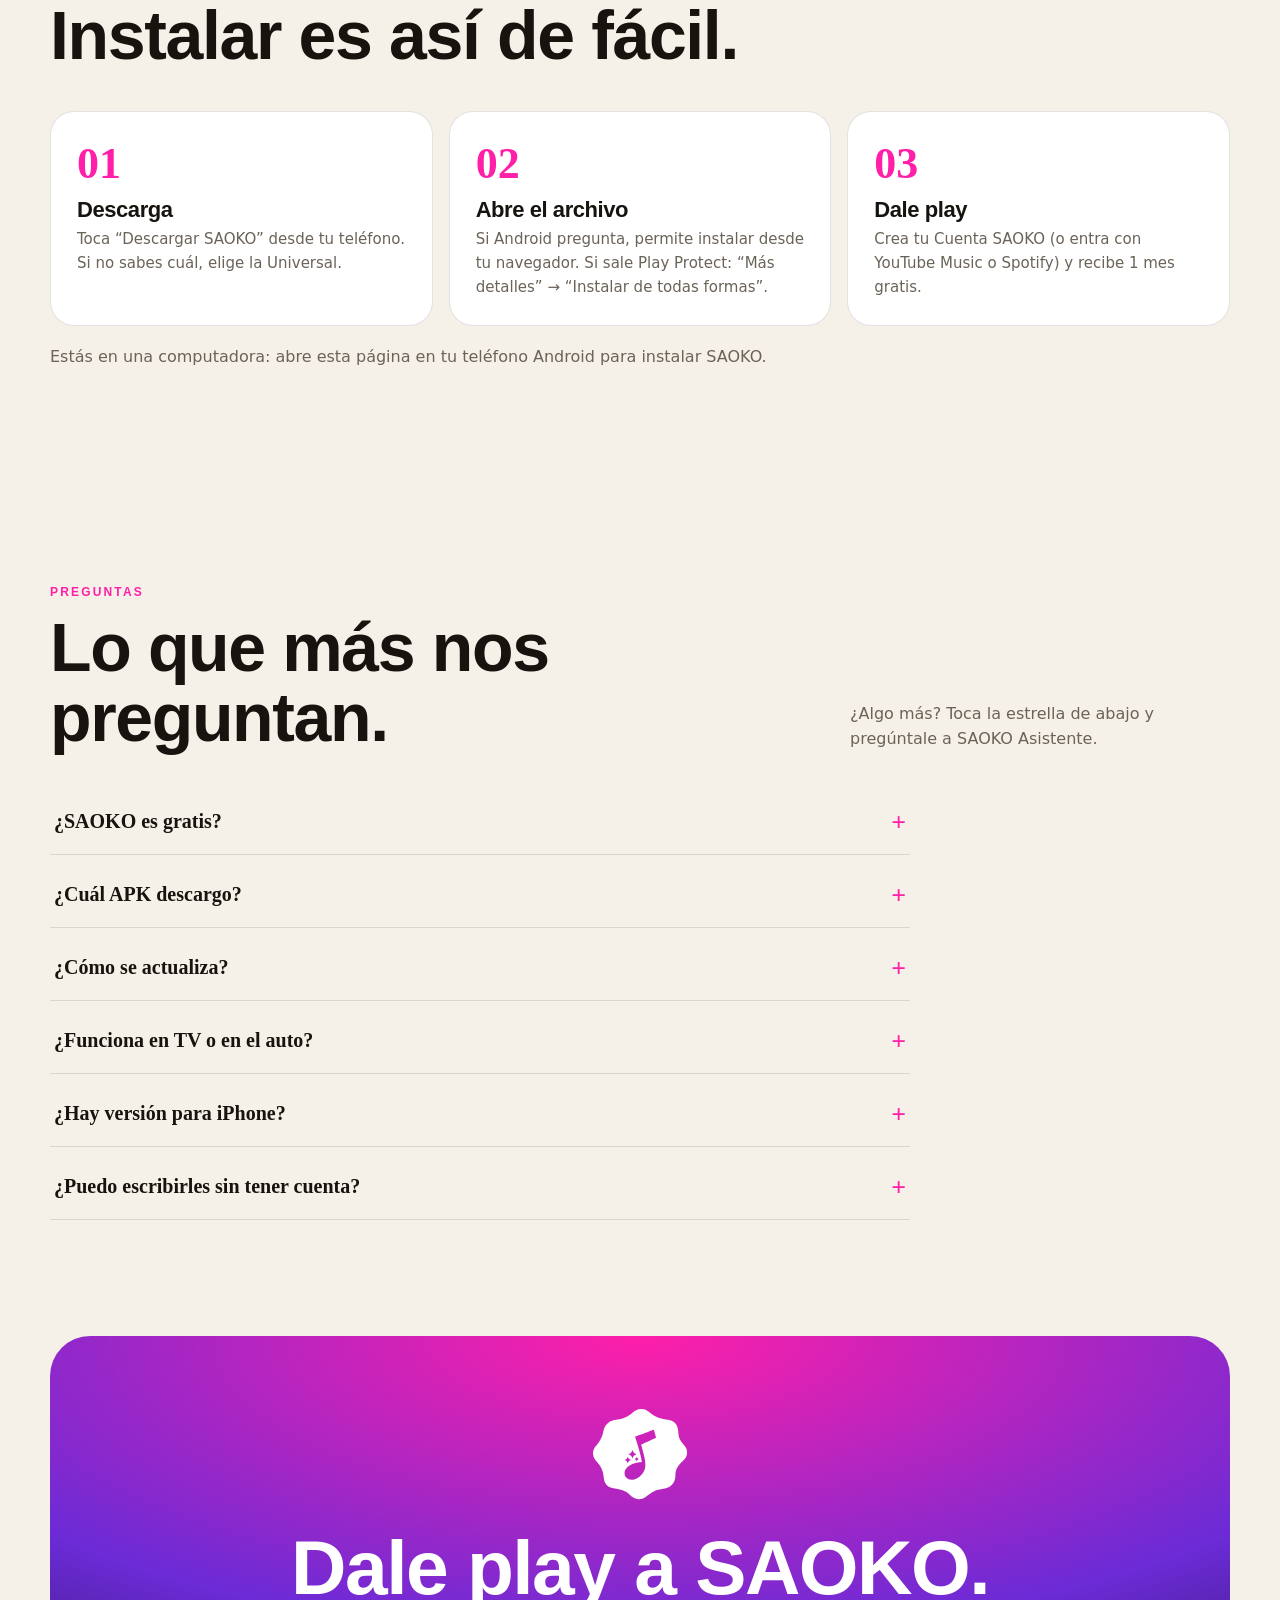
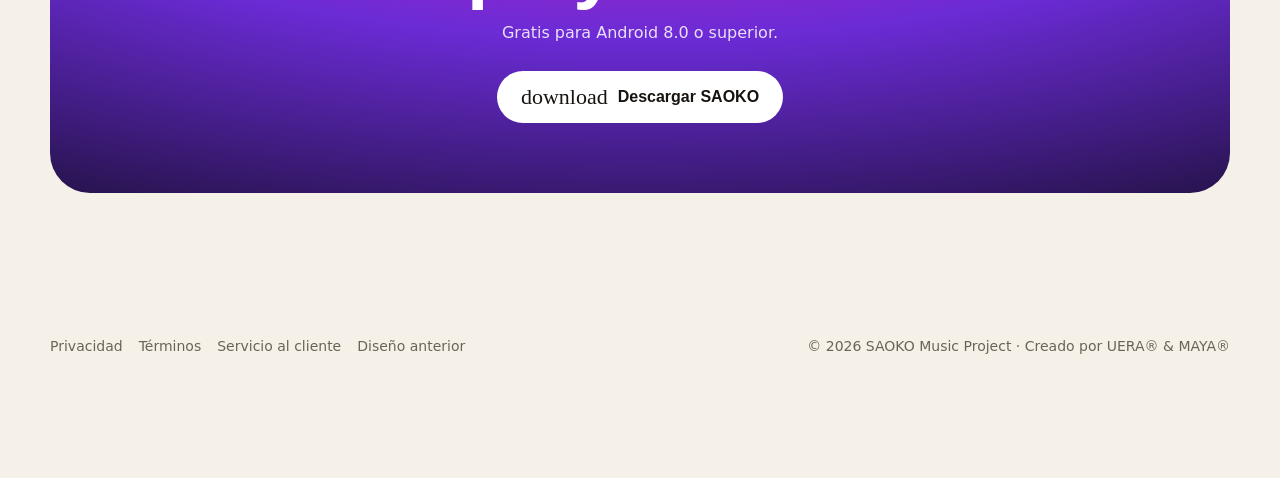
<file: v2.html>
<!doctype html>
<html lang="es">
<head>
  <meta charset="utf-8">
  <meta name="viewport" content="width=device-width, initial-scale=1">
  <title>SAOKO · Diseño 2</title>
  <meta name="robots" content="noindex">
  <meta name="description" content="SAOKO es la app de música para Android con SAOKO RADIO, SAOKO IA, SAOKARAOKE, letras sincronizadas, videos, descargas y transiciones como de DJ. Descárgala gratis.">
  <meta name="theme-color" content="#0E0D0C">
  <meta name="referrer" content="strict-origin-when-cross-origin">
  <meta http-equiv="Content-Security-Policy" content="default-src 'self'; script-src 'self' 'unsafe-inline' https://pagead2.googlesyndication.com https://*.adtrafficquality.google https://www.googletagservices.com; style-src 'self' 'unsafe-inline' https://fonts.googleapis.com; font-src https://fonts.gstatic.com; img-src 'self' data: https:; media-src 'self' https:; connect-src 'self' https://api.github.com https://*.supabase.co https://pagead2.googlesyndication.com https://*.adtrafficquality.google https://googleads.g.doubleclick.net; frame-src https://googleads.g.doubleclick.net https://tpc.googlesyndication.com https://www.google.com; object-src 'none'; base-uri 'self'; form-action 'self'">
  <script>
    // Nadie puede meter esta página dentro de otra (protección contra engaños de clics).
    if (window.top !== window.self) window.top.location = window.self.location;
    // Tema guardado (claro/oscuro) antes de dibujar, para que no parpadee.
    try { var t = localStorage.getItem("saoko-theme"); if (t) document.documentElement.setAttribute("data-theme", t); } catch (e) {}
  </script>
  <link rel="icon" type="image/svg+xml" href="img/saoko-icon.svg?v=3">
  <link rel="icon" type="image/png" sizes="64x64" href="img/saoko-icon.png?v=3">
  <link rel="apple-touch-icon" href="img/apple-touch-icon.png">
  <meta property="og:type" content="website">
  <meta property="og:title" content="SAOKO · La música que suena como tú">
  <meta property="og:description" content="SAOKO RADIO, SAOKO IA, SAOKARAOKE, letras sincronizadas, videos y descargas. Gratis para Android.">
  <meta property="og:image" content="https://saokomusic.github.io/img/og.png">
  <meta property="og:url" content="https://saokomusic.github.io/">
  <meta name="twitter:card" content="summary_large_image">
  <link rel="preconnect" href="https://fonts.googleapis.com">
  <link rel="preconnect" href="https://fonts.gstatic.com" crossorigin>
  <link href="https://fonts.googleapis.com/css2?family=Bricolage+Grotesque:opsz,wght@12..96,500;12..96,700;12..96,800&family=Inter:wght@400;500;600;700&display=swap" rel="stylesheet">
  <link href="https://fonts.googleapis.com/css2?family=Material+Symbols+Rounded:opsz,wght,FILL,GRAD@24,500,1,0&display=block" rel="stylesheet">
  <style>
    /* ============ Colores (oscuro por defecto; claro con el botón o el sistema) ============ */
    :root {
      --bg: #0E0D0C; --bg-2: #171513; --ink: #F3EEE6; --muted: #A69F94; --line: rgba(243, 238, 230, .12);
      --card: #1A1816; --pink: #FF1FA9; --pink-2: #FF6BC8; --violet: #8E6BFF; --lime: #D7FF5C;
      --phone: #1F1C1A; --shadow: rgba(0, 0, 0, .55);
      color-scheme: dark;
    }
    @media (prefers-color-scheme: light) {
      :root:not([data-theme="dark"]) {
        --bg: #F6F1E8; --bg-2: #FFFBF4; --ink: #17130F; --muted: #6B6358; --line: rgba(23, 19, 15, .12);
        --card: #FFFFFF; --phone: #24201D; --shadow: rgba(60, 40, 20, .22); color-scheme: light;
      }
    }
    :root[data-theme="light"] {
      --bg: #F6F1E8; --bg-2: #FFFBF4; --ink: #17130F; --muted: #6B6358; --line: rgba(23, 19, 15, .12);
      --card: #FFFFFF; --phone: #24201D; --shadow: rgba(60, 40, 20, .22); color-scheme: light;
    }

    * { box-sizing: border-box; }
    html { scroll-behavior: smooth; }
    body { margin: 0; background: var(--bg); color: var(--ink); font: 400 16px/1.6 Inter, system-ui, sans-serif; overflow-x: hidden; }
    img, video { max-width: 100%; display: block; }
    a { color: inherit; }
    .wrap { width: min(1180px, 100% - 32px); margin: 0 auto; }
    .icon { font-family: "Material Symbols Rounded"; font-weight: normal; font-style: normal; font-size: 22px; line-height: 1; display: inline-block; vertical-align: middle; -webkit-font-smoothing: antialiased; }
    h1, h2, h3 { font-family: "Bricolage Grotesque", Inter, sans-serif; letter-spacing: -.02em; line-height: 1.02; margin: 0; }
    .kicker { font: 700 12px/1 Inter, sans-serif; letter-spacing: .18em; text-transform: uppercase; color: var(--pink); }
    .muted { color: var(--muted); }

    /* ============ Botones ============ */
    .btn { display: inline-flex; align-items: center; gap: 10px; border: 0; border-radius: 999px; padding: 15px 24px; font: 700 16px Inter, sans-serif; cursor: pointer; text-decoration: none; transition: transform .2s, background .2s; }
    .btn:active { transform: scale(.97); }
    .btn-ink { background: var(--ink); color: var(--bg); }
    .btn-pink { background: var(--pink); color: #fff; box-shadow: 0 12px 30px rgba(255, 31, 169, .35); }
    .btn-line { background: transparent; color: var(--ink); box-shadow: inset 0 0 0 1.5px var(--line); }
    .btn-small { padding: 10px 16px; font-size: 14px; }

    /* ============ Cabecera ============ */
    header { position: sticky; top: 0; z-index: 50; background: color-mix(in srgb, var(--bg) 80%, transparent); backdrop-filter: blur(14px); -webkit-backdrop-filter: blur(14px); border-bottom: 1px solid var(--line); }
    .nav { display: flex; align-items: center; gap: 18px; height: 66px; }
    .brand { display: flex; align-items: center; gap: 10px; text-decoration: none; }
    .brand .badge { width: 34px; height: 34px; color: var(--pink); }
    .brand .word { height: 24px; width: 95px; color: var(--ink); }
    nav.links { display: flex; gap: 22px; margin-left: auto; }
    nav.links a { text-decoration: none; font-weight: 600; font-size: 14.5px; color: var(--muted); }
    nav.links a:hover { color: var(--ink); }
    .theme { width: 40px; height: 40px; border-radius: 50%; border: 1px solid var(--line); background: transparent; color: var(--ink); cursor: pointer; display: grid; place-items: center; }
    :root .theme .sun { display: none; }
    :root[data-theme="light"] .theme .sun { display: inline; } :root[data-theme="light"] .theme .moon { display: none; }
    @media (prefers-color-scheme: light) { :root:not([data-theme]) .theme .sun { display: inline; } :root:not([data-theme]) .theme .moon { display: none; } }

    /* ============ Portada: el disco gira ============ */
    .hero { padding: 56px 0 40px; position: relative; }
    .hero-grid { display: grid; grid-template-columns: 1.1fr .9fr; gap: 40px; align-items: center; }
    .hero h1 { font-size: clamp(48px, 8.6vw, 112px); font-weight: 800; }
    .hero h1 em { font-style: normal; color: var(--pink); }
    .hero h1 .outline { color: transparent; -webkit-text-stroke: 2px var(--ink); }
    .hero p.lead { font-size: 19px; color: var(--muted); max-width: 520px; margin: 22px 0 28px; }
    .ctas { display: flex; flex-wrap: wrap; gap: 12px; align-items: center; }
    .meta { margin-top: 18px; display: flex; flex-wrap: wrap; gap: 16px; font-size: 13.5px; color: var(--muted); }
    .meta span { display: inline-flex; align-items: center; gap: 6px; }
    .meta .icon { font-size: 18px; color: var(--pink); }
    .stage { position: relative; aspect-ratio: 1; }
    .vinyl { position: absolute; inset: 4% 4% auto auto; width: 82%; aspect-ratio: 1; border-radius: 50%;
      background: repeating-radial-gradient(circle at 50% 50%, #0b0a09 0 2px, #151311 2px 4px); box-shadow: 0 40px 80px var(--shadow), inset 0 0 0 6px #050404;
      animation: spin 9s linear infinite; }
    .vinyl::after { content: ""; position: absolute; inset: 0; border-radius: 50%; background: conic-gradient(from 30deg, transparent 0 20%, rgba(255,255,255,.08) 25%, transparent 32% 70%, rgba(255,255,255,.06) 75%, transparent 82%); }
    .label { position: absolute; inset: 33%; border-radius: 50%; background: radial-gradient(circle at 35% 30%, var(--pink-2), var(--pink) 45%, var(--violet)); display: grid; place-items: center; }
    .label svg { width: 64%; height: 64%; color: #fff; }
    .stage .phone { position: absolute; left: 0; bottom: 0; width: 44%; z-index: 2; transform: rotate(-6deg); }
    @keyframes spin { to { transform: rotate(360deg); } }
    .eq { position: absolute; right: 2%; bottom: 6%; display: flex; gap: 5px; align-items: flex-end; height: 64px; z-index: 3; }
    .eq i { width: 9px; border-radius: 6px; background: var(--lime); animation: eq 1.1s ease-in-out infinite; }
    .eq i:nth-child(2) { animation-delay: -.3s; background: var(--pink); } .eq i:nth-child(3) { animation-delay: -.6s; } .eq i:nth-child(4) { animation-delay: -.15s; background: var(--violet); } .eq i:nth-child(5) { animation-delay: -.45s; }
    @keyframes eq { 0%, 100% { height: 20%; } 50% { height: 100%; } }

    /* ============ Teléfono con medidas reales ============ */
    .phone { position: relative; aspect-ratio: 1 / 2.13; border-radius: 12.5% / 5.87%; padding: 3.2%; background: var(--phone); box-shadow: 0 0 0 1px rgba(255,255,255,.14) inset, 0 34px 70px var(--shadow); }
    .phone::before { content: ""; position: absolute; z-index: 3; top: 3.6%; left: 50%; width: 26%; height: 2.6%; margin-left: -13%; border-radius: 99px; background: #000; }
    .phone .screen { position: relative; height: 100%; border-radius: 10.8% / 5.05%; overflow: hidden; background: #000; }
    .phone .screen > img, .phone .screen > video { width: 100%; height: 100%; object-fit: cover; object-position: top; }

    /* ============ Cinta que corre ============ */
    .ticker { border-block: 1px solid var(--line); overflow: hidden; padding: 18px 0; background: var(--bg-2); }
    .ticker-track { display: flex; gap: 46px; width: max-content; animation: run 34s linear infinite; font: 800 28px "Bricolage Grotesque", sans-serif; white-space: nowrap; }
    .ticker-track span { display: inline-flex; align-items: center; gap: 46px; }
    .ticker-track span::after { content: "✦"; color: var(--pink); font-size: 22px; }
    @keyframes run { to { transform: translateX(-50%); } }

    /* ============ Secciones ============ */
    section { padding: 96px 0; }
    .head { display: flex; justify-content: space-between; align-items: end; gap: 24px; margin-bottom: 40px; flex-wrap: wrap; }
    .head h2 { font-size: clamp(36px, 5.4vw, 68px); font-weight: 800; max-width: 760px; margin-top: 10px; }
    .head p { max-width: 380px; color: var(--muted); margin: 0; }

    /* Cuadrícula de funciones (bento) */
    .bento { display: grid; grid-template-columns: repeat(6, 1fr); gap: 16px; }
    .tile { position: relative; border-radius: 28px; background: var(--card); border: 1px solid var(--line); padding: 26px; overflow: hidden; min-height: 260px; display: flex; flex-direction: column; }
    .tile h3 { font-size: 28px; font-weight: 800; margin: 10px 0 8px; }
    .tile p { margin: 0; color: var(--muted); font-size: 15px; max-width: 360px; }
    .tile .shot { margin-top: auto; padding-top: 22px; display: flex; justify-content: center; }
    .tile .shot .phone { width: 62%; max-width: 230px; margin-bottom: -40%; }
    .t-radio { grid-column: span 3; background: linear-gradient(160deg, #3A0F2D, var(--card) 60%); }
    .t-ia { grid-column: span 3; background: linear-gradient(160deg, #1F1546, var(--card) 60%); }
    .t-kar, .t-lyr, .t-vid { grid-column: span 2; }
    .t-kar { background: linear-gradient(160deg, #3B2A06, var(--card) 65%); }
    .tag { display: inline-flex; align-items: center; gap: 6px; font: 700 12px Inter; letter-spacing: .08em; text-transform: uppercase; padding: 6px 10px; border-radius: 99px; background: rgba(255,255,255,.08); width: fit-content; }
    :root[data-theme="light"] .t-radio, :root[data-theme="light"] .t-ia, :root[data-theme="light"] .t-kar { background: var(--card); }

    /* Videos */
    .reel { display: grid; grid-template-columns: repeat(3, 1fr); gap: 22px; }
    .reel figure { margin: 0; }
    .reel .phone { width: 100%; max-width: 280px; margin: 0 auto; }
    .reel figcaption { text-align: center; margin-top: 16px; font-weight: 700; }
    .reel figcaption small { display: block; font-weight: 400; color: var(--muted); }

    /* Karaoke y Recap: fila que se desliza */
    .strip { display: flex; gap: 18px; overflow-x: auto; scroll-snap-type: x mandatory; padding-bottom: 12px; scrollbar-width: thin; }
    .strip .phone { flex: 0 0 220px; scroll-snap-align: start; }
    .split { display: grid; grid-template-columns: .9fr 1.1fr; gap: 44px; align-items: center; }
    .checks { list-style: none; padding: 0; margin: 22px 0 0; display: grid; gap: 12px; }
    .checks li { display: flex; gap: 12px; align-items: flex-start; }
    .checks .icon { color: var(--pink); }

    /* Instalar */
    .steps { display: grid; grid-template-columns: repeat(3, 1fr); gap: 16px; counter-reset: s; }
    .step { border-radius: 24px; border: 1px solid var(--line); padding: 26px; background: var(--card); }
    .step::before { counter-increment: s; content: counter(s, decimal-leading-zero); display: block; font: 800 44px "Bricolage Grotesque"; color: var(--pink); margin-bottom: 10px; }
    .step h3 { font-size: 22px; margin-bottom: 6px; }
    .step p { margin: 0; color: var(--muted); font-size: 15px; }

    /* Preguntas */
    .faq { display: grid; gap: 10px; max-width: 860px; }
    .faq details { border-bottom: 1px solid var(--line); padding: 18px 4px; }
    .faq summary { cursor: pointer; font: 700 20px "Bricolage Grotesque"; list-style: none; display: flex; justify-content: space-between; gap: 16px; }
    .faq summary::-webkit-details-marker { display: none; }
    .faq summary::after { content: "+"; color: var(--pink); font-size: 26px; line-height: 1; }
    .faq details[open] summary::after { content: "–"; }
    .faq p { color: var(--muted); margin: 10px 0 0; }

    /* Final */
    .final { text-align: center; border-radius: 40px; padding: 70px 24px; background: radial-gradient(120% 120% at 50% 0%, var(--pink) 0%, #6B2BD6 55%, #1B0F35 100%); color: #fff; }
    .final .badge-big { width: 96px; height: 96px; margin: 0 auto 18px; color: #fff; }
    .final h2 { font-size: clamp(40px, 6vw, 78px); }
    .final p { opacity: .85; margin: 14px 0 26px; }
    footer { padding: 46px 0 120px; color: var(--muted); font-size: 14px; }
    footer .row { display: flex; flex-wrap: wrap; justify-content: space-between; gap: 18px; align-items: center; }
    footer a { text-decoration: none; margin-right: 16px; }

    /* Banners de anuncios */
    .ad-slot { width: min(970px, 100% - 32px); margin: 8px auto; padding: 8px; border-radius: 18px; text-align: center; background: var(--card); border: 1px solid var(--line); }
    .ad-slot::before { content: "Publicidad"; display: block; font-size: 10px; letter-spacing: 1.5px; text-transform: uppercase; color: var(--muted); margin-bottom: 4px; }
    .ad-slot ins { display: block; min-height: 90px; }

    /* Hoja de descarga */
    .sheet { position: fixed; inset: 0; z-index: 80; display: grid; place-items: end center; background: rgba(0,0,0,.55); padding: 16px; }
    .sheet[hidden] { display: none; }
    .sheet-box { width: min(520px, 100%); background: var(--bg-2); border: 1px solid var(--line); border-radius: 28px; padding: 26px 22px 20px; position: relative; animation: up .25s ease; }
    @keyframes up { from { transform: translateY(30px); opacity: 0; } }
    .sheet-box h3 { font-size: 28px; margin-bottom: 6px; }
    .sheet-close { position: absolute; top: 14px; right: 14px; width: 38px; height: 38px; border-radius: 50%; border: 0; background: var(--card); color: var(--ink); cursor: pointer; }
    .dl { display: flex; gap: 14px; align-items: center; text-decoration: none; border-radius: 20px; padding: 16px; margin-top: 12px; border: 1px solid var(--line); background: var(--card); }
    .dl.main { border-color: var(--pink); box-shadow: 0 0 0 1px var(--pink) inset; }
    .dl .icon { font-size: 30px; color: var(--pink); }
    .dl b { display: block; }
    .dl small { color: var(--muted); }
    .dl .size { margin-left: auto; font-weight: 700; white-space: nowrap; }
    .rec { font: 700 10px Inter; letter-spacing: .1em; padding: 3px 8px; border-radius: 99px; background: var(--lime); color: #111; margin-left: 6px; vertical-align: middle; }

    /* ============ SAOKO Asistente y Servicio al cliente ============ */
    .chat-fab { position: fixed; right: 20px; bottom: 20px; z-index: 70; width: 64px; height: 64px; border-radius: 50%; border: 0; cursor: pointer; background: var(--pink); box-shadow: 0 14px 34px rgba(255,31,169,.45); display: grid; place-items: center; }
    .chat-fab img { width: 44px; height: 44px; }
    .chat-dim { position: fixed; inset: 0; z-index: 71; background: transparent; }
    .chat-dim[hidden] { display: none; }
    .chat-panel { position: fixed; right: 20px; bottom: 96px; z-index: 72; width: 380px; height: min(580px, 100vh - 130px); display: flex; flex-direction: column; border-radius: 26px; overflow: hidden;
      background: var(--bg-2); border: 1px solid var(--line); box-shadow: 0 30px 80px var(--shadow); animation: up .2s ease; }
    .chat-panel[hidden] { display: none; }
    .chat-top { display: flex; align-items: center; gap: 6px; padding: 10px; border-bottom: 1px solid var(--line); }
    .chat-tabs { display: flex; gap: 6px; flex: 1; }
    .chat-tabs button { flex: 1; border: 0; border-radius: 999px; padding: 9px 6px; font: 700 13px Inter; cursor: pointer; background: transparent; color: var(--muted); }
    .chat-tabs button.on { background: var(--pink); color: #fff; }
    .chat-min { width: 34px; height: 34px; border-radius: 50%; border: 0; background: var(--card); color: var(--ink); cursor: pointer; display: grid; place-items: center; }
    .chat-body { flex: 1; overflow-y: auto; padding: 14px; display: flex; flex-direction: column; gap: 8px; }
    .chat-hello { text-align: center; color: var(--muted); font-size: 14px; }
    .chat-hello img { width: 72px; margin: 4px auto 6px; }
    .msg-b { max-width: 84%; padding: 9px 12px; border-radius: 16px; font-size: 14px; white-space: pre-wrap; word-wrap: break-word; }
    .msg-b.me { align-self: flex-end; background: var(--pink); color: #fff; }
    .msg-b.them { align-self: flex-start; background: var(--card); border: 1px solid var(--line); }
    .msg-b small { display: block; font-weight: 700; font-size: 11px; color: var(--pink); }
    .msg-b a { color: #4DA3FF; }
    .chat-sugs { display: flex; flex-wrap: wrap; gap: 6px; justify-content: center; }
    .chat-sugs button { border: 1px solid var(--line); background: var(--card); color: var(--ink); border-radius: 999px; padding: 6px 10px; font: inherit; font-size: 12.5px; cursor: pointer; }
    .chat-form { display: flex; gap: 8px; padding: 10px; border-top: 1px solid var(--line); }
    .chat-form textarea { flex: 1; border: 1px solid var(--line); background: var(--card); color: var(--ink); border-radius: 16px; padding: 10px 12px; font: inherit; font-size: 14px; resize: none; }
    .chat-form button { border: 0; border-radius: 50%; width: 42px; height: 42px; flex: none; cursor: pointer; background: var(--pink); color: #fff; }
    .chat-note { font-size: 12px; color: var(--muted); padding: 0 14px 6px; }
    .chat-email { margin: 0 10px; }
    .chat-email input { width: 100%; border: 1px solid var(--line); background: var(--card); color: var(--ink); border-radius: 12px; padding: 9px 12px; font: inherit; font-size: 14px; }
    .chat-email small { display: block; color: var(--pink); font-size: 12px; margin-top: 4px; }

    /* ============ Celular ============ */
    @media (max-width: 1100px) { nav.links { display: none; } .theme { margin-left: auto; } }
    @media (max-width: 960px) {
      .hero-grid, .split { grid-template-columns: 1fr; }
      .stage { max-width: 440px; margin: 0 auto; width: 100%; }
      .bento { grid-template-columns: 1fr 1fr; }
      .t-radio, .t-ia { grid-column: span 2; }
      .t-kar, .t-lyr, .t-vid { grid-column: span 1; }
      .reel { grid-template-columns: 1fr; gap: 40px; }
      .steps { grid-template-columns: 1fr; }
      section { padding: 70px 0; }
    }
    @media (max-width: 600px) {
      .nav { gap: 10px; }
      .brand .word { height: 20px; width: 79px; }
      .bento { grid-template-columns: 1fr; }
      .t-radio, .t-ia, .t-kar, .t-lyr, .t-vid { grid-column: span 1; }
      .hero p.lead { font-size: 17px; }
      .ticker-track { font-size: 22px; }
      .chat-panel { right: 8px; left: 8px; width: auto; bottom: 92px; }
      .btn { padding: 14px 20px; }
      .header-dl span.txt { display: none; }
    }
    @media (prefers-reduced-motion: reduce) { .vinyl, .ticker-track, .eq i { animation: none; } }
  </style>
</head>
<body>
<svg width="0" height="0" style="position:absolute" aria-hidden="true">
  <symbol id="saoko-badge" viewBox="0 0 590 566"><path fill-rule="evenodd" d="M274.5,559.9C267.4,558.5 254.1,552 247,546.5C243.8,544 237.1,538.3 232.4,533.9C217.4,520 207.2,513.6 188.3,506.1C174.1,500.5 157.6,496.6 132.5,493C121.2,491.3 107.4,486.7 100.4,482.2C97.2,480.1 92,475.6 88.9,472.1C78.7,460.9 74.2,448.4 72,426C69.8,402.9 66.3,389.2 57.6,370.5C51.3,357 42.1,343.5 31,331.5C15.5,314.7 10.1,305 7,287.8C4.6,275.2 8.3,257.5 15.7,245.3C17.8,241.8 22.2,236 25.6,232.3C39.1,217.2 46.4,206.3 55.2,188.1C61.9,174.3 66.2,161.4 70,143.4C74.7,121.1 81.9,107.6 95.5,95.2C110,81.9 121.1,77.3 149.8,72.4C178.5,67.5 190.1,64.2 209.5,55.1C222.6,48.9 233.2,42 248.7,29.4C268.7,13.4 281.7,7.3 298.6,6.3C319.8,5 335.2,11 355.5,28.4C385.6,54.3 413.6,66.3 453.5,70.5C473.6,72.6 481.1,74.3 490.8,79C504.6,85.7 514.5,95.4 521.5,109.2C526.5,118.8 528.8,128.5 530.1,144C531.4,161.5 533.6,175.7 536.1,182.7C540.5,195.7 551.4,212.8 563.8,226.2C579,242.8 584.5,255.5 584.3,274C584.3,282.5 583.8,286 581.7,292.5C576.7,307.7 573.1,312.4 548.4,336C532.5,351.3 521.9,367.8 516,386.5C514.4,391.7 513.6,398 512.9,411C511.6,433.6 509.9,442.5 505,452.5C499.8,463.2 493.6,470.8 484.8,477.4C470.2,488.3 457.6,492.9 430.5,497.5C392.4,503.9 376,511.1 347.6,533.8C327.7,549.7 321.1,553.7 307.5,558C299.4,560.5 282.5,561.5 274.5,559.9ZM263.5,437.7C294.7,427.4 320,399.2 326.6,367.3C329.4,354.1 328.1,332.1 323.1,308C319.5,290.6 309.8,253 304.1,234.6C302.9,230.8 302,227.2 302,226.4C302,224.8 310.4,220.7 357.5,199.3C373.7,191.9 393.5,182.8 393.8,182.5C394,182.4 391.3,172.6 387.9,160.9C384.5,149.1 381.5,138.5 381.2,137.2C381,135.9 380.2,134.6 379.5,134.4C378.8,134.1 373.3,135.7 367.4,138C361.4,140.3 346.8,145.7 335,150.1C323.2,154.5 307.2,160.5 299.5,163.4C291.8,166.4 280.9,170.4 275.2,172.5C269.6,174.5 265,176.7 265,177.3C265,177.9 267.7,186.7 270.9,196.9C290.6,258.8 300,293.2 305.4,323.8C306.4,329.2 306.4,331.3 305.6,331.5C305,331.7 298.3,332.8 290.7,334C257.7,339.2 233.8,348.9 218.3,363.3C205.9,374.8 199.9,387.5 199.9,402C199.8,418.8 210,433.2 225.9,438.7C235.2,442 251.8,441.5 263.5,437.7ZM221.9,335.4C223.8,330.1 229.3,324.5 235.1,322L240.2,319.9L234.4,317.1C227.4,313.7 224.8,311.2 221.9,304.6L219.8,299.7L217.9,303.9C214.8,311 212.2,313.7 205.9,316.9L199.9,319.9L205,322.1C210.7,324.5 215.3,329.3 217.6,335.1C218.5,337.2 219.5,339 219.9,339C220.3,339 221.2,337.4 221.9,335.4ZM276,325.5C276,323.5 281.7,317.2 285.3,315.3L288.3,313.8L285.2,312.3C281.1,310.3 277.1,306.3 276.4,303.3C275.6,300.1 274.8,300.5 272.5,305.3C271,308.2 269.2,310 266.3,311.5C262,313.6 260.9,315 263.5,315C265.6,315 274,323.3 274,325.3C274,326.2 274.4,327 275,327C275.6,327 276,326.3 276,325.5ZM250,308.4C250,305.2 255.6,295.7 259.4,292.4C261.6,290.5 265.6,288.2 268.2,287.2C270.9,286.3 273,285.2 273,284.9C273,284.5 271.5,283.7 269.8,282.9C260.7,279.3 253.5,271.6 250.8,262.8C249.7,259.2 248,257.6 248,260.2C248,263.2 242,273.8 238.9,276.4C237,278 232.9,280.6 229.6,282.1L223.8,284.9L230.1,287.8C233.6,289.4 238,292.2 239.9,294.1C243.1,297.3 248,306.1 248,308.8C248,309.4 248.4,310 249,310C249.6,310 250,309.3 250,308.4Z"/></symbol>
  <symbol id="saoko-word" viewBox="593 124 1368 345"><path fill-rule="evenodd" d="M685.5,463C655.5,460.8 634.7,457.7 607.6,451.3L596.8,448.8L597.4,443.6C597.7,440.7 599.6,422.6 601.5,403.4C603.4,384.2 606.1,358.6 607.5,346.5C608.8,334.4 610.2,321.2 610.6,317.2C611,313.3 611.5,310 611.8,310C612.1,310 615,311.7 618.4,313.9C650.1,333.9 687.2,346.9 724.2,350.9C739.7,352.6 744.4,352.4 747.6,349.7C751,346.7 751.1,342.4 747.8,339.5C745.8,337.8 742.5,337.1 729.4,335.6C667.3,328.6 634.7,313 619.6,283.1C614.2,272.5 612.6,264.2 612.7,246C612.7,231.6 613,228.3 615.3,219.9C625.4,181.8 656.1,156.3 706.1,144.5C725.9,139.9 739.4,138.6 766,138.6C797.7,138.6 826.8,141.9 859.4,149.1C871.3,151.7 898.4,159 900.1,160C901.5,160.9 901.2,164.3 894.4,220.5C889.2,263.3 887.2,279.2 886.7,279.6C886.5,279.8 883,278.5 878.9,276.6C855,265.7 820.2,258.6 783.2,257.3C768.5,256.8 766.8,256.9 765,258.5C760.4,262.6 764,270 770.5,270C777.5,270 813.8,274.1 824.2,276C850.8,281 875.6,293.4 886.9,307.2C894.2,316.2 902,334.5 902,342.7C902,345.9 903.3,345.5 904.9,341.8C907.3,336.4 919.3,324.8 927.8,319.7C947.3,307.9 973.3,302.7 1010.4,303.1C1030.1,303.4 1030.3,303.3 1032.1,301.1C1034.6,298 1034.5,295.7 1031.5,292.2C1027.6,287.6 1021.5,286.5 1000,286.6C985.6,286.6 978.6,287.1 968.5,288.9C953.6,291.5 933.9,297.7 919.7,304.3C914.4,306.8 910,308.6 910,308.2C910,307.8 908.9,291.8 907.5,272.5C906.1,253.3 905,235.5 905,232.9L905,228.4L924.2,222.2C985.5,202.5 1038.8,198.9 1080.8,211.6C1094.6,215.8 1102.5,219.3 1112,225.4C1130.9,237.6 1140.2,252.4 1142.5,273.5L1143.3,280.5L1145.5,274C1150.8,258.7 1156.2,249.9 1166.9,238.7C1187.1,217.6 1218.4,205.7 1260.7,203C1292.2,201 1325,205.9 1347.5,216C1364.2,223.5 1378.6,236.8 1386.3,251.8C1391.5,261.9 1392.6,265.1 1394.9,276.5C1396.5,284.7 1396.6,282.5 1396.2,206.5L1395.7,128L1462.9,128L1530,128L1530,135.8C1530,160.3 1527.9,241.5 1527,252.5C1525.4,271.1 1523.1,295.1 1522.5,297.8C1522.2,299 1522.4,300 1522.8,300C1523.3,300 1526.1,291.6 1528.9,281.2C1531.8,270.9 1537.7,250.1 1542.1,235C1546.5,219.9 1550.4,206.7 1550.6,205.8C1551.1,204.1 1554.9,204 1612.7,204L1674.2,204L1673.6,206.5C1673.2,207.9 1670.1,215.2 1666.6,222.8C1663.1,230.3 1660.4,236.7 1660.7,236.9C1660.9,237.2 1662.9,235.5 1665.3,233.3C1675.2,223.7 1694.2,213.6 1713,208.1C1732.2,202.3 1745.9,200.6 1772,200.6C1796.8,200.5 1806.6,201.5 1825.3,205.6C1856.4,212.4 1879.5,224.9 1893.6,242.7C1903.1,254.5 1907.3,264.7 1911.2,284.8C1913.3,295.7 1913.5,299.2 1913.5,334C1913.5,374 1913.1,378.5 1907.8,395C1895.3,434.1 1858.5,457.1 1798.5,463.1C1783.6,464.6 1745.3,463.7 1732,461.6C1706.4,457.5 1683.5,448.3 1666.8,435.3C1663.6,432.9 1661,431.1 1661,431.4C1661,431.6 1663.5,437.5 1666.5,444.5C1669.5,451.4 1672,457.5 1672,458C1672,458.6 1649.1,459 1609.7,459L1547.3,459L1540.7,432.2C1537.1,417.5 1532.1,396.7 1529.5,386C1527,375.3 1524.5,365.6 1524,364.5C1523.4,363.2 1523.1,379.9 1523.3,410.5L1523.5,458.5L1460,458.5L1396.5,458.5L1396.9,424.2C1397.1,405.4 1397.1,390 1396.8,390C1396.5,390 1395.5,393.3 1394.5,397.2C1389.6,417.9 1373.2,437.6 1352.4,447.9C1330.7,458.7 1302.9,464 1268.6,464C1224.5,464 1194.7,456.7 1170.4,439.8C1157.3,430.8 1148.6,419.7 1143.3,405.1L1140.9,398.5L1141.4,424C1141.7,438.1 1142.3,451.7 1142.6,454.3L1143.3,459L1091.4,458.8L1039.5,458.5L1038.3,448.5C1037.7,443 1037.1,435 1037.1,430.8C1037,426.5 1036.7,423 1036.2,423C1035.8,423 1034.4,425.7 1033.2,429C1026.6,446 1010.2,458.4 989.1,462.4C979.6,464.2 957.8,464.5 948.3,463C926.3,459.4 909.3,447.7 901,430.7C898.9,426.2 896.8,421.3 896.5,419.8L895.8,417L888.2,424.1C868.9,442.1 823.6,456.8 771,462.1C757,463.5 700.6,464.1 685.5,463ZM1024.6,396.9L1027.5,393.9L1027.8,376.7C1028,361 1027.9,359.2 1026.1,356.3C1021.7,349.3 1010.4,349.7 1006.8,357C1005.3,359.9 1005,363.2 1005,375.7C1005,384 1005.4,392 1005.9,393.3C1007.7,398 1010.9,400 1016.5,400C1020.9,400 1022,399.6 1024.6,396.9ZM1278.2,374.1L1281.5,371.2L1281.8,339.8C1282,322.6 1281.9,307.6 1281.6,306.4C1280.8,303.3 1276.4,299.3 1273,298.6C1268.4,297.7 1262.9,300 1260.3,303.9C1258,307.3 1258,307.6 1258,338.7L1258,370.2L1261.4,373.6C1264.4,376.6 1265.4,377 1269.9,377C1274.1,377 1275.5,376.5 1278.2,374.1ZM1778,375.5C1783.8,372.5 1784,371.1 1784,337.3C1784,308.5 1783.9,306.3 1782,303.3C1780.7,301.1 1778.9,299.8 1776.1,299C1770.9,297.6 1767.9,298.4 1764.4,302.1L1761.5,305.1L1761.2,336.3C1760.9,370.3 1761.1,371.9 1766.4,375.1C1770.2,377.4 1774.1,377.5 1778,375.5ZM1635.3,347.2C1634.8,324.2 1635.5,307.3 1637.6,289.1C1638.1,285 1637.2,286.3 1628.2,303C1622.8,313.2 1617.5,322.9 1616.5,324.6L1614.7,327.6L1620.3,339.8C1623.5,346.5 1626,352.3 1626,352.6C1626,353.4 1635.2,373 1635.6,373C1635.7,373 1635.6,361.4 1635.3,347.2ZM1921.7,238.6C1913.5,235.6 1908.2,229.8 1905.5,220.7C1901.9,208.2 1908.1,195.6 1920.4,190.5C1925.2,188.5 1935.6,188.4 1940.3,190.3C1945.3,192.4 1952,198.8 1954.1,203.5C1956.7,209.2 1956.6,219.1 1953.9,224.7C1948.2,236.6 1933.7,242.8 1921.7,238.6ZM1939.5,235.1C1944.3,232.9 1950.2,226.8 1952,222.3C1952.7,220.3 1953.1,216.4 1952.8,212.5C1952.5,207.3 1951.8,205.2 1949.4,201.8C1943.6,193.5 1935.4,190 1926.1,191.9C1919.3,193.3 1914.8,196.2 1911,201.9C1903,213.7 1908.1,229.3 1922,235.7C1925.9,237.5 1935,237.2 1939.5,235.1ZM1922.7,225.3C1922.3,225 1922,219.6 1922,213.3L1922,202L1928.8,202C1934.2,202 1936,202.4 1937.3,203.8C1939.9,206.7 1939.5,211.5 1936.4,213.9L1933.8,215.9L1936.9,221C1941.1,227.8 1938.3,227.8 1934,220.9C1931.3,216.7 1930.3,215.9 1928.1,216.2C1926.7,216.4 1925.5,217.2 1925.4,218C1925.3,218.8 1925.2,221 1925.2,222.8C1925,225.9 1924.1,226.8 1922.7,225.3ZM1933.8,212.4C1936.3,210.7 1936.7,206.8 1934.6,205.1C1933.8,204.4 1931.4,204 1929.3,204.2C1925.8,204.5 1925.5,204.8 1925.2,207.8C1925,209.7 1925.1,211.8 1925.4,212.6C1926.1,214.5 1931,214.4 1933.8,212.4Z"/></symbol>
</svg>

<header>
  <div class="wrap nav">
    <a class="brand" href="#" aria-label="SAOKO">
      <svg class="badge" fill="currentColor" aria-hidden="true"><use href="#saoko-badge"/></svg>
      <svg class="word" fill="currentColor" aria-hidden="true"><use href="#saoko-word"/></svg>
    </a>
    <nav class="links">
      <a href="#funciones">Funciones</a>
      <a href="#videos">Videos</a>
      <a href="#karaoke">Karaoke</a>
      <a href="#instalar">Instalar</a>
      <a href="#preguntas">Preguntas</a>
    </nav>
    <button class="theme" id="themeSwitch" type="button" aria-label="Cambiar entre modo claro y oscuro"><span class="icon sun">light_mode</span><span class="icon moon">dark_mode</span></button>
    <button class="btn btn-pink btn-small js-dl-open header-dl" type="button"><span class="icon">download</span><span class="txt">Descargar</span></button>
  </div>
</header>

<main>
  <!-- ===================== PORTADA ===================== -->
  <div class="hero">
    <div class="wrap hero-grid">
      <div>
        <span class="kicker">Gratis para Android · Nuevo: Karaokes de YouTube y Juego de Rachas</span>
        <h1 style="margin-top:18px">La música<br>que <em>suena</em><br><span class="outline">como tú.</span></h1>
        <p class="lead">Radio con locutor, una IA a la que le hablas, karaoke de cualquier canción, videos, letras en vivo y transiciones como de DJ. Todo en una sola app.</p>
        <div class="ctas">
          <button class="btn btn-pink js-dl-open" type="button"><span class="icon">download</span>Descargar SAOKO</button>
          <a class="btn btn-line" href="#videos"><span class="icon">play_circle</span>Verla en acción</a>
        </div>
        <div class="meta">
          <span><span class="icon">verified</span><b id="version">SAOKO</b></span>
          <span><span class="icon">sd_card</span><span id="size">Android 8.0 o superior</span></span>
          <span><span class="icon">lock</span>Sin anuncios con un plan</span>
        </div>
      </div>
      <div class="stage" aria-hidden="true">
        <div class="vinyl"><div class="label"><svg fill="currentColor"><use href="#saoko-badge"/></svg></div></div>
        <div class="phone"><div class="screen"><img src="img/app/inicio.webp" alt="" loading="eager"></div></div>
        <div class="eq"><i></i><i></i><i></i><i></i><i></i></div>
      </div>
    </div>
  </div>

  <div class="ticker" aria-hidden="true">
    <div class="ticker-track">
      <span>SAOKO RADIO</span><span>SAOKO IA</span><span>SAOKARAOKE</span><span>Letras en vivo</span><span>Transiciones de DJ</span><span>Recap</span><span>Escuchar juntos</span><span>Videos musicales</span>
      <span>SAOKO RADIO</span><span>SAOKO IA</span><span>SAOKARAOKE</span><span>Letras en vivo</span><span>Transiciones de DJ</span><span>Recap</span><span>Escuchar juntos</span><span>Videos musicales</span>
    </div>
  </div>

  <div class="ad-slot" aria-label="Publicidad" hidden></div>

  <!-- ===================== FUNCIONES ===================== -->
  <section id="funciones">
    <div class="wrap">
      <div class="head">
        <div><span class="kicker">Todo en una app</span><h2>No es otra app de música. Es tu estudio de bolsillo.</h2></div>
        <p>Cada función está pensada para que escuches más y busques menos. Así se ve por dentro.</p>
      </div>
      <div class="bento">
        <article class="tile t-radio">
          <span class="tag"><span class="icon">radio</span>SAOKO RADIO</span>
          <h3>Radio con locutor</h3>
          <p>Miles de emisoras en vivo y radios por género con un locutor que te presenta cada canción.</p>
          <div class="shot"><div class="phone"><div class="screen"><img src="img/app/radio.webp" alt="SAOKO RADIO" loading="lazy"></div></div></div>
        </article>
        <article class="tile t-ia">
          <span class="tag"><span class="icon">auto_awesome</span>SAOKO IA</span>
          <h3>Pídela con tu voz</h3>
          <p>Dile “pon algo para entrenar” o “la de la película” y la encuentra por ti.</p>
          <div class="shot"><div class="phone"><div class="screen"><img src="img/app/ia.webp" alt="SAOKO IA" loading="lazy"></div></div></div>
        </article>
        <article class="tile t-kar">
          <span class="tag"><span class="icon">mic</span>SAOKARAOKE</span>
          <h3>Canta lo que sea</h3>
          <p>Quita la voz de cualquier canción, con la letra palabra por palabra.</p>
          <div class="shot"><div class="phone"><div class="screen"><img src="img/app/karaoke-letra.webp" alt="SAOKARAOKE" loading="lazy"></div></div></div>
        </article>
        <article class="tile t-lyr">
          <span class="tag"><span class="icon">lyrics</span>Letras</span>
          <h3>Letras en vivo</h3>
          <p>Sincronizadas al segundo, también en un widget de tu pantalla.</p>
          <div class="shot"><div class="phone"><div class="screen"><img src="img/app/letras.webp" alt="Letras" loading="lazy"></div></div></div>
        </article>
        <article class="tile t-vid">
          <span class="tag"><span class="icon">movie</span>Videos</span>
          <h3>Videos musicales</h3>
          <p>Cambia entre audio y video sin cortar la canción.</p>
          <div class="shot"><div class="phone"><div class="screen"><img src="img/app/reproductor-video.webp" alt="Reproductor con video" loading="lazy"></div></div></div>
        </article>
      </div>
    </div>
  </section>

  <!-- ===================== VIDEOS ===================== -->
  <section id="videos" style="background:var(--bg-2)">
    <div class="wrap">
      <div class="head">
        <div><span class="kicker">En movimiento</span><h2>Así suena y se ve.</h2></div>
        <p>Toca un video para escucharlo con sonido.</p>
      </div>
      <div class="reel">
        <figure><div class="phone"><div class="screen"><video class="js-video" src="media/videos-de-inicio.mp4" muted loop playsinline preload="none" poster="media/videos-inicio.jpg"></video></div></div>
          <figcaption>Videos en Inicio<small>Cada video empieza a moverse solo</small></figcaption></figure>
        <figure><div class="phone"><div class="screen"><video class="js-video" src="media/reproductor-y-transiciones.mp4" muted loop playsinline preload="none" poster="media/transiciones.jpg"></video></div></div>
          <figcaption>Transiciones de DJ<small>De una canción a otra sin cortes</small></figcaption></figure>
        <figure><div class="phone"><div class="screen"><video class="js-video" src="media/saoko-ia.mp4" muted loop playsinline preload="none"></video></div></div>
          <figcaption>SAOKO IA<small>Pídele música con tu voz</small></figcaption></figure>
      </div>
    </div>
  </section>

  <div class="ad-slot" aria-label="Publicidad" hidden></div>

  <!-- ===================== KARAOKE ===================== -->
  <section id="karaoke">
    <div class="wrap split">
      <div>
        <span class="kicker">SAOKARAOKE</span>
        <h2 style="font-size:clamp(36px,5vw,60px);margin-top:10px">El micrófono es tuyo.</h2>
        <ul class="checks">
          <li><span class="icon">check_circle</span><span>Quita la voz de <b>cualquier</b> canción de tu biblioteca.</span></li>
          <li><span class="icon">check_circle</span><span>Miles de <b>karaokes de YouTube gratis</b> con la letra sincronizada por IA.</span></li>
          <li><span class="icon">check_circle</span><span>Colores y fondos a tu gusto, en pantalla completa.</span></li>
        </ul>
      </div>
      <div class="strip">
        <div class="phone"><div class="screen"><img src="img/app/karaoke-morado.webp" alt="" loading="lazy"></div></div>
        <div class="phone"><div class="screen"><img src="img/app/karaoke-azul.webp" alt="" loading="lazy"></div></div>
        <div class="phone"><div class="screen"><img src="img/app/karaoke-rojo.webp" alt="" loading="lazy"></div></div>
      </div>
    </div>
  </section>

  <!-- ===================== RECAP ===================== -->
  <section id="recap" style="background:var(--bg-2)">
    <div class="wrap split">
      <div class="strip">
        <div class="phone"><div class="screen"><img src="img/app/recap-portada.webp" alt="" loading="lazy"></div></div>
        <div class="phone"><div class="screen"><img src="img/app/recap-artista.webp" alt="" loading="lazy"></div></div>
        <div class="phone"><div class="screen"><img src="img/app/recap-resumen.webp" alt="" loading="lazy"></div></div>
      </div>
      <div>
        <span class="kicker">Recap</span>
        <h2 style="font-size:clamp(36px,5vw,60px);margin-top:10px">Tu año en canciones.</h2>
        <p class="muted" style="font-size:18px">Lo que más escuchaste, tus artistas y tu personalidad musical. En Navidad y Fin de Año, con su edición especial.</p>
      </div>
    </div>
  </section>

  <!-- ===================== INSTALAR ===================== -->
  <section id="instalar">
    <div class="wrap">
      <div class="head"><div><span class="kicker">En 1 minuto</span><h2>Instalar es así de fácil.</h2></div></div>
      <div class="steps">
        <div class="step"><h3>Descarga</h3><p>Toca “Descargar SAOKO” desde tu teléfono. Si no sabes cuál, elige la Universal.</p></div>
        <div class="step"><h3>Abre el archivo</h3><p>Si Android pregunta, permite instalar desde tu navegador. Si sale Play Protect: “Más detalles” → “Instalar de todas formas”.</p></div>
        <div class="step"><h3>Dale play</h3><p>Crea tu Cuenta SAOKO (o entra con YouTube Music o Spotify) y recibe 1 mes gratis.</p></div>
      </div>
      <p class="muted" id="desktopNote" hidden style="margin-top:18px">Estás en una computadora: abre esta página en tu teléfono Android para instalar SAOKO.</p>
    </div>
  </section>

  <div class="ad-slot" aria-label="Publicidad" hidden></div>

  <!-- ===================== PREGUNTAS ===================== -->
  <section id="preguntas">
    <div class="wrap">
      <div class="head"><div><span class="kicker">Preguntas</span><h2>Lo que más nos preguntan.</h2></div>
        <p>¿Algo más? Toca la estrella de abajo y pregúntale a SAOKO Asistente.</p></div>
      <div class="faq">
        <details><summary>¿SAOKO es gratis?</summary><p>Sí. Puedes usarla gratis con anuncios. Con un plan (o tu mes gratis al crear la Cuenta SAOKO) quitas los anuncios y desbloqueas todo.</p></details>
        <details><summary>¿Cuál APK descargo?</summary><p>La <b>Universal</b> funciona en todos los aparatos (Samsung incluido, tablets, TV Box y radios de auto). La <b>ligera</b> pesa menos, pero solo sirve en teléfonos recientes de 64 bits.</p></details>
        <details><summary>¿Cómo se actualiza?</summary><p>La app te avisa sola cuando hay una versión nueva y se instala encima, sin perder tu música ni tus listas.</p></details>
        <details><summary>¿Funciona en TV o en el auto?</summary><p>Sí. Se adapta a Smart TV, TV Box y radios Android del auto, y envía tu música a un Chromecast.</p></details>
        <details><summary>¿Hay versión para iPhone?</summary><p>Todavía no. SAOKO es para Android por ahora.</p></details>
        <details><summary>¿Puedo escribirles sin tener cuenta?</summary><p>Sí. En “Servicio al cliente” (la estrella de abajo) deja tu correo y te respondemos ahí mismo.</p></details>
      </div>
    </div>
  </section>

  <section style="padding-top:20px">
    <div class="wrap">
      <div class="final">
        <svg class="badge-big" fill="currentColor" aria-hidden="true"><use href="#saoko-badge"/></svg>
        <h2>Dale play a SAOKO.</h2>
        <p>Gratis para Android 8.0 o superior.</p>
        <button class="btn btn-ink js-dl-open" type="button" style="background:#fff;color:#17130F"><span class="icon">download</span>Descargar SAOKO</button>
      </div>
    </div>
  </section>
</main>

<footer>
  <div class="wrap row">
    <div><a href="privacidad.html">Privacidad</a><a href="terminos.html">Términos</a><a href="#" class="js-chat" data-tab="support">Servicio al cliente</a><a href="v1.html">Diseño anterior</a></div>
    <div>© 2026 SAOKO Music Project · Creado por UERA® &amp; MAYA®</div>
  </div>
</footer>

<!-- Hoja de descarga: los dos APK con la recomendación -->
<div class="sheet" id="dlSheet" hidden>
  <div class="sheet-box" role="dialog" aria-modal="true" aria-labelledby="dlTitle">
    <button class="sheet-close" type="button" data-close aria-label="Cerrar"><span class="icon">close</span></button>
    <h3 id="dlTitle">Descargar SAOKO</h3>
    <p class="muted" style="margin:0">¿No sabes cuál? Elige la <b>Universal</b>: funciona en todos los aparatos.</p>
    <a class="dl main js-download" href="https://github.com/saokomusic/saokomusic.github.io/releases/latest/download/SAOKO-universal.apk">
      <span class="icon">devices</span>
      <span><b>SAOKO Universal <span class="rec">RECOMENDADA</span></b><small>Todos los teléfonos (Samsung incluido), tablets, TV Box, Smart TV y radios de auto.</small></span>
      <span class="size js-size-uni"></span>
    </a>
    <a class="dl js-arm" href="https://github.com/saokomusic/saokomusic.github.io/releases/latest/download/SAOKO-arm64.apk">
      <span class="icon">smartphone</span>
      <span><b>SAOKO ligera</b><small>Más liviana, solo teléfonos recientes de 64 bits. Si no se instala, usa la Universal.</small></span>
      <span class="size js-size-arm"></span>
    </a>
    <p class="muted" style="margin:14px 0 0;font-size:12.5px">Android 8.0 o superior. Si aparece “Instalación bloqueada” en Samsung, apaga Ajustes › Seguridad y privacidad › Auto Blocker.</p>
  </div>
</div>

<!-- SAOKO Asistente y Servicio al cliente: "–" lo minimiza; tocar fuera también lo cierra -->
<button class="chat-fab" id="chatFab" type="button" aria-label="Abrir SAOKO Asistente y Servicio al cliente"><img src="img/saoko-star.webp" alt=""></button>
<div class="chat-dim" id="chatDim" hidden></div>
<div class="chat-panel" id="chatPanel" hidden role="dialog" aria-label="SAOKO Asistente">
  <div class="chat-top">
    <div class="chat-tabs"><button type="button" data-tab="help" class="on">SAOKO Asistente</button><button type="button" data-tab="support">Servicio al cliente</button></div>
    <button class="chat-min" id="chatMin" type="button" aria-label="Minimizar" title="Minimizar"><span class="icon">remove</span></button>
  </div>
  <div class="chat-body" id="chatBody"></div>
  <div class="chat-email" id="chatEmail" hidden><input type="email" id="chatEmailInput" placeholder="Tu correo (para responderte)" autocomplete="email"><small id="chatEmailHint" hidden>Recuerda que debes tener una cuenta activa en SAOKO</small></div>
  <div class="chat-note" id="chatNote"></div>
  <form class="chat-form" id="chatForm"><textarea id="chatInput" rows="1" maxlength="1500" placeholder="Escribe tu pregunta…"></textarea><button type="submit" aria-label="Enviar"><span class="icon">send</span></button></form>
</div>

<script>
  (function () {
    var root = document.documentElement;

    // ---------- Última versión (número, peso y enlaces directos) desde GitHub ----------
    var REPO = "saokomusic/saokomusic.github.io";
    function mb(b) { return (b / 1048576).toFixed(0) + " MB"; }
    fetch("https://api.github.com/repos/" + REPO + "/releases/latest").then(function (r) { return r.ok ? r.json() : null; }).then(function (rel) {
      if (!rel) return;
      var shown = (rel.name || "").match(/\d+\.\d+\.\d+/);
      if (shown) document.getElementById("version").textContent = "SAOKO " + shown[0];
      var assets = rel.assets || [];
      var arm = assets.find(function (a) { return /arm64/i.test(a.name); });
      var uni = assets.find(function (a) { return /universal/i.test(a.name); });
      if (arm) { document.querySelectorAll(".js-arm").forEach(function (a) { a.href = arm.browser_download_url; }); document.querySelectorAll(".js-size-arm").forEach(function (e) { e.textContent = mb(arm.size); }); }
      if (uni) {
        document.querySelectorAll(".js-download").forEach(function (a) { a.href = uni.browser_download_url; });
        document.querySelectorAll(".js-size-uni").forEach(function (e) { e.textContent = mb(uni.size); });
        document.getElementById("size").textContent = mb(uni.size) + " · " + new Date(rel.published_at).toLocaleDateString("es", { day: "numeric", month: "short", year: "numeric" });
      }
    }).catch(function () {});
    if (!/android/i.test(navigator.userAgent)) document.getElementById("desktopNote").hidden = false;

    // ---------- Banners de anuncios (Google AdSense; se activan con los secretos ADSENSE_*) ----------
    var AD_CLIENT = "__ADSENSE_CLIENT__", AD_SLOT = "__ADSENSE_SLOT__";
    if (/^ca-pub-\d+$/.test(AD_CLIENT) && /^\d+$/.test(AD_SLOT)) {
      var ads = document.createElement("script");
      ads.async = true; ads.crossOrigin = "anonymous";
      ads.src = "https://pagead2.googlesyndication.com/pagead/js/adsbygoogle.js?client=" + AD_CLIENT;
      document.head.appendChild(ads);
      document.querySelectorAll(".ad-slot").forEach(function (box) {
        var ins = document.createElement("ins");
        ins.className = "adsbygoogle";
        ins.setAttribute("data-ad-client", AD_CLIENT); ins.setAttribute("data-ad-slot", AD_SLOT);
        ins.setAttribute("data-ad-format", "horizontal"); ins.setAttribute("data-full-width-responsive", "true");
        box.appendChild(ins); box.hidden = false;
        try { (window.adsbygoogle = window.adsbygoogle || []).push({}); } catch (e) {}
      });
    }

    // ---------- Claro / oscuro ----------
    document.getElementById("themeSwitch").onclick = function () {
      var dark = root.getAttribute("data-theme") ? root.getAttribute("data-theme") === "dark" : !matchMedia("(prefers-color-scheme: light)").matches;
      var next = dark ? "light" : "dark";
      root.setAttribute("data-theme", next);
      try { localStorage.setItem("saoko-theme", next); } catch (e) {}
    };

    // ---------- Hoja de descarga ----------
    var sheet = document.getElementById("dlSheet");
    document.querySelectorAll(".js-dl-open").forEach(function (b) { b.onclick = function () { sheet.hidden = false; }; });
    sheet.onclick = function (e) { if (e.target === sheet || e.target.closest("[data-close]")) sheet.hidden = true; };

    // ---------- Videos: suenan al tocarlos; solo se mueven cuando se ven ----------
    var reduce = matchMedia("(prefers-reduced-motion: reduce)").matches;
    document.querySelectorAll(".js-video").forEach(function (v) {
      v.onclick = function () { v.muted = !v.muted; if (!v.muted) { v.currentTime = 0; v.play(); } };
    });
    if ("IntersectionObserver" in window) {
      var vio = new IntersectionObserver(function (es) {
        es.forEach(function (e) { var v = e.target; if (e.isIntersecting && !reduce) { v.preload = "auto"; var p = v.play(); if (p && p.catch) p.catch(function () {}); } else v.pause(); });
      }, { threshold: .35 });
      document.querySelectorAll(".js-video").forEach(function (v) { vio.observe(v); });
    }

    // ---------- SAOKO Asistente y Servicio al cliente ----------
    var API = "https://vzgpgvxjppfhrvdxwrvp.supabase.co/functions/v1/", KEY = "eyJhbGciOiJIUzI1NiIsInR5cCI6IkpXVCJ9.eyJpc3MiOiJzdXBhYmFzZSIsInJlZiI6InZ6Z3BndnhqcHBmaHJ2ZHh3cnZwIiwicm9sZSI6ImFub24iLCJpYXQiOjE3OTMxMTcwMTEsImV4cCI6MjEwODY5MzAxMX0.r6-gqhFfqeXkBgRQpqoJzv9zXYagfIIfaeMbiCbRFMY";
    var fab = document.getElementById("chatFab"), panel = document.getElementById("chatPanel"), dim = document.getElementById("chatDim");
    var body = document.getElementById("chatBody"), form = document.getElementById("chatForm"), input = document.getElementById("chatInput");
    var note = document.getElementById("chatNote"), emailBox = document.getElementById("chatEmail"), emailInput = document.getElementById("chatEmailInput");
    var tab = "help", helpHistory = [], supTimer = null;
    function store(k, v) { try { if (v === undefined) return localStorage.getItem(k); localStorage.setItem(k, v); } catch (e) { return null; } }
    function call(fn, data) {
      return fetch(API + fn, { method: "POST", headers: { "content-type": "application/json", apikey: KEY, authorization: "Bearer " + KEY }, body: JSON.stringify(data) })
        .then(function (r) { return r.json().then(function (j) { if (!r.ok) throw new Error(j.message || "Error"); return j; }); });
    }
    function linkify(el, text) {
      var re = /(https?:\/\/[^\s]+)/g, last = 0, m;
      while ((m = re.exec(text))) {
        el.appendChild(document.createTextNode(text.slice(last, m.index)));
        var a = document.createElement("a"); a.href = m[1]; a.target = "_blank"; a.rel = "noopener"; a.textContent = m[1]; el.appendChild(a);
        last = m.index + m[1].length;
      }
      el.appendChild(document.createTextNode(text.slice(last)));
    }
    function bubble(text, mine, label) {
      var d = document.createElement("div"); d.className = "msg-b " + (mine ? "me" : "them");
      if (label) { var s = document.createElement("small"); s.textContent = label; d.appendChild(s); }
      linkify(d, text);
      body.appendChild(d); body.scrollTop = body.scrollHeight;
      return d;
    }
    function hello() {
      body.innerHTML = "";
      var h = document.createElement("div"); h.className = "chat-hello";
      if (tab === "help") {
        h.innerHTML = '<img src="img/saoko-star.webp" alt=""><div>¡Hola! Soy <b>SAOKO Asistente</b>. Pregúntame lo que quieras sobre SAOKO.</div>';
        body.appendChild(h);
        var s = document.createElement("div"); s.className = "chat-sugs";
        ["¿Cómo instalo SAOKO?", "¿Qué incluye cada plan?", "¿Cómo gano Tokens gratis?", "¿Cómo uso SAOKARAOKE?"].forEach(function (q) {
          var b = document.createElement("button"); b.type = "button"; b.textContent = q; b.onclick = function () { ask(q); }; s.appendChild(b);
        });
        body.appendChild(s);
        helpHistory.forEach(function (t) { bubble(t.text, t.role === "user"); });
        note.textContent = ""; emailBox.hidden = true; input.placeholder = "Escribe tu pregunta…";
      } else {
        h.innerHTML = "<div><b>Servicio al cliente</b><br>Una persona del equipo de SAOKO te responde aquí. Mientras, puedes consultar a SAOKO Asistente.</div>";
        body.appendChild(h);
        emailBox.hidden = !!store("saoko-support");
        input.placeholder = "Escribe tu mensaje…"; note.textContent = "";
        loadSupport();
      }
    }
    function setTab(t) {
      tab = t;
      panel.querySelectorAll(".chat-tabs button").forEach(function (b) { b.classList.toggle("on", b.getAttribute("data-tab") === t); });
      clearInterval(supTimer);
      if (t === "support") supTimer = setInterval(loadSupport, 8000);
      hello();
    }
    function openChat(t) { panel.hidden = false; dim.hidden = false; setTab(t || tab); input.focus(); }
    function closeChat() { panel.hidden = true; dim.hidden = true; clearInterval(supTimer); }
    fab.onclick = function () { if (panel.hidden) openChat(); else closeChat(); };
    document.getElementById("chatMin").onclick = closeChat;
    // Tocar o dar clic fuera del panel lo cierra.
    dim.onclick = closeChat;
    document.addEventListener("keydown", function (e) { if (e.key === "Escape") { closeChat(); sheet.hidden = true; } });
    panel.querySelectorAll(".chat-tabs button").forEach(function (b) { b.onclick = function () { setTab(b.getAttribute("data-tab")); }; });
    document.querySelectorAll(".js-chat").forEach(function (a) { a.onclick = function (e) { e.preventDefault(); openChat(a.getAttribute("data-tab")); }; });
    emailInput.oninput = function () { document.getElementById("chatEmailHint").hidden = !emailInput.value.trim(); };
    function ask(q) {
      if (!q.trim()) return;
      var hist = helpHistory.slice(-10);
      helpHistory.push({ role: "user", text: q.trim() });
      bubble(q.trim(), true);
      var wait = bubble("…", false);
      call("help", { text: q.trim(), history: hist, lang: (navigator.language || "es").slice(0, 2) }).then(function (r) {
        wait.textContent = ""; linkify(wait, r.answer);
        helpHistory.push({ role: "assistant", text: r.answer });
        if (r.support) {
          var b = document.createElement("button"); b.type = "button"; b.className = "btn btn-line btn-small"; b.style.alignSelf = "flex-start";
          b.textContent = "Hablar con una persona"; b.onclick = function () { setTab("support"); }; body.appendChild(b);
        }
      }).catch(function (e) { wait.textContent = e.message || "No pude responder ahora. Intenta otra vez."; });
    }
    function loadSupport() {
      var token = store("saoko-support");
      if (!token || tab !== "support") return;
      call("support", { action: "list", token: token }).then(function (r) { render(r.messages); }).catch(function () {});
    }
    function render(msgs) {
      if (tab !== "support") return;
      body.querySelectorAll(".msg-b").forEach(function (n) { n.remove(); });
      msgs.forEach(function (m) {
        if (m.deleted) return;
        var text = m.body || (m.attachment ? "📎 " + (m.attachment.name || "Archivo") : "");
        var d = bubble(text, !m.from_admin, m.from_admin ? "Equipo SAOKO" : null);
        if (m.attachment && m.attachment.url) { var a = document.createElement("a"); a.href = m.attachment.url; a.target = "_blank"; a.rel = "noopener"; a.textContent = " Abrir"; d.appendChild(a); }
      });
    }
    function sendSupport(text) {
      var token = store("saoko-support");
      var req = token ? call("support", { action: "send", token: token, body: text })
        : call("support", { action: "open", source: "web", body: text, email: emailInput.value.trim() });
      note.textContent = "Enviando…";
      return req.then(function (r) {
        if (r.token) { store("saoko-support", r.token); emailBox.hidden = true; }
        note.textContent = "Enviado. Te respondemos aquí mismo (vuelve a abrir este chat).";
        render(r.messages || []);
      }).catch(function (e) { note.textContent = e.message; });
    }
    form.onsubmit = function (e) {
      e.preventDefault();
      var text = input.value.trim();
      if (!text) return;
      if (tab === "support" && !store("saoko-support") && !/^[^@\s]+@[^@\s]+\.[^@\s]+$/.test(emailInput.value.trim())) { note.textContent = "Escribe tu correo para poder responderte."; emailInput.focus(); return; }
      input.value = "";
      if (tab === "help") ask(text); else sendSupport(text);
    };
    input.onkeydown = function (e) { if (e.key === "Enter" && !e.shiftKey) { e.preventDefault(); form.requestSubmit(); } };
  })();
</script>
<!-- ===================== DETECTOR DE BLOQUEADORES DE ANUNCIOS =====================
     SAOKO es gratis gracias a los anuncios. Si el navegador (extensión, Brave, Opera…) o el
     teléfono (apps como AdGuard, Blokada o un "DNS privado" que bloquea anuncios) los bloquea,
     la página queda tapada hasta que se desactive. Revisa 3 cosas:
       1) Un "cebo": una caja con nombres de anuncio. Las extensiones la esconden.
       2) Pedir el archivo de anuncios de Google. Las apps y DNS bloqueadores lo cortan.
       3) Un control (un archivo de esta misma web): si TAMPOCO carga, es tu internet, no un
          bloqueador, y no se tapa nada. -->
<div id="adblock-wall" role="dialog" aria-modal="true" aria-labelledby="abw-title" hidden>
  <div class="abw-card">
    <svg class="abw-logo" fill="currentColor" aria-hidden="true" style="width:56px;height:56px;color:var(--pink)"><use href="#saoko-badge"/></svg>
    <div class="abw-icon"><span class="icon">block</span></div>
    <h2 id="abw-title">Desactiva tu bloqueador de anuncios</h2>
    <p>SAOKO es <b>gratis</b> gracias a los anuncios. Para ver la página, desactiva el bloqueador para <b>saokomusic.github.io</b> y toca el botón de abajo.</p>
    <details open>
      <summary>En la computadora</summary>
      <ul>
        <li><b>Extensión</b> (AdBlock, uBlock, AdGuard…): toca su ícono arriba a la derecha → <i>Pausar en este sitio</i>.</li>
        <li><b>Brave</b>: toca el león de la barra de direcciones → apaga los <i>Escudos</i>.</li>
        <li><b>Opera / Edge</b>: el escudo de la barra de direcciones → desactiva el bloqueo para este sitio.</li>
      </ul>
    </details>
    <details>
      <summary>En el celular</summary>
      <ul>
        <li><b>Apps bloqueadoras</b> (AdGuard, Blokada, AdAway, DNS66…): ábrela y pausa la protección, o agrega <b>saokomusic.github.io</b> a la lista permitida.</li>
        <li><b>DNS privado</b>: Ajustes → Conexiones/Red → <i>DNS privado</i> → elige <i>Automático</i> (si pusiste uno como dns.adguard.com).</li>
        <li><b>Samsung Internet</b>: menú → <i>Bloqueadores de anuncios</i> → desactívalos.</li>
        <li><b>Brave / Opera / Firefox</b>: el escudo junto a la dirección → apágalo para este sitio.</li>
      </ul>
    </details>
    <button class="btn btn-pink" type="button" id="abw-retry"><span class="icon">refresh</span>Ya lo desactivé</button>
  </div>
</div>
<style>
  #adblock-wall { position: fixed; inset: 0; z-index: 9999; display: grid; place-items: center; padding: 16px; overflow-y: auto;
    background: color-mix(in srgb, var(--bg) 82%, transparent); backdrop-filter: blur(18px) saturate(1.2); -webkit-backdrop-filter: blur(18px) saturate(1.2); }
  #adblock-wall[hidden] { display: none; }
  html.adblocked, html.adblocked body { overflow: hidden !important; }
  .abw-card { width: min(520px, 100%); padding: 28px 24px; border-radius: 28px; text-align: center; color: var(--ink);
    background: var(--bg-2); border: 1px solid var(--line); box-shadow: 0 40px 120px rgba(0,0,0,.5); }
  .abw-logo { height: 34px; width: auto; display: block; margin: 0 auto 18px; }
  .abw-icon { width: 64px; height: 64px; margin: 0 auto 14px; border-radius: 50%; display: grid; place-items: center;
    background: linear-gradient(135deg, #FF00B0, #8E5BFF); color: #fff; }
  .abw-icon .icon { font-size: 34px; }
  .abw-card h2 { font-size: 24px; margin: 0 0 10px; }
  .abw-card p { color: var(--muted); line-height: 1.55; margin: 0 0 16px; }
  .abw-card details { text-align: left; margin: 0 0 10px; padding: 12px 14px; border-radius: 16px; background: var(--card); border: 1px solid var(--line); }
  .abw-card summary { cursor: pointer; font-weight: 700; }
  .abw-card ul { margin: 10px 0 0; padding-left: 18px; color: var(--muted); line-height: 1.55; font-size: 14px; }
  .abw-card .btn { width: 100%; justify-content: center; margin-top: 8px; }
</style>
<script>
  (function () {
    var wall = document.getElementById("adblock-wall");
    function ping(url) {
      return fetch(url, { method: "GET", mode: "no-cors", cache: "no-store", credentials: "omit" })
        .then(function () { return true; }, function () { return false; });
    }
    function bait() {
      return new Promise(function (resolve) {
        var b = document.createElement("div");
        b.className = "adsbox ad-banner ad-placeholder adsbygoogle pub_300x250 text-ad textAd banner_ad sponsored-ad";
        b.setAttribute("aria-hidden", "true");
        b.style.cssText = "position:absolute;left:-9999px;top:-9999px;width:300px;height:250px;";
        b.innerHTML = "&nbsp;";
        document.body.appendChild(b);
        setTimeout(function () {
          var cs = getComputedStyle(b);
          var hidden = !b.isConnected || b.offsetHeight === 0 || b.offsetParent === null || cs.display === "none" || cs.visibility === "hidden";
          if (b.parentNode) b.parentNode.removeChild(b);
          resolve(hidden);
        }, 250);
      });
    }
    function check() {
      return Promise.all([
        bait(),
        ping("https://pagead2.googlesyndication.com/pagead/js/adsbygoogle.js?_=" + Date.now()),
        ping("https://googleads.g.doubleclick.net/pagead/id?_=" + Date.now()),
        ping("img/favicon.svg?_=" + Date.now()),
      ]).then(function (r) {
        var cosmetic = r[0], adsOk = r[1] && r[2], controlOk = r[3];
        // Sin internet (el control tampoco cargó): no se tapa nada.
        return cosmetic || (controlOk && !adsOk);
      });
    }
    function show(blocked) {
      wall.hidden = !blocked;
      document.documentElement.classList.toggle("adblocked", blocked);
      // Mientras está tapada, nada detrás se puede tocar ni leer con el teclado.
      var main = document.querySelector("main");
      if (main) { if (blocked) main.setAttribute("inert", ""); else main.removeAttribute("inert"); }
    }
    if (/android|iphone|ipad|mobile/i.test(navigator.userAgent)) {
      var ds = wall.querySelectorAll("details"); ds[0].open = false; ds[1].open = true;
    }
    if (navigator.webdriver) return; // revisores automáticos (p. ej. el de Google) ven la página normal
    window.addEventListener("load", function () { check().then(show); });
    document.getElementById("abw-retry").addEventListener("click", function () {
      var btn = this; btn.disabled = true;
      check().then(function (blocked) {
        btn.disabled = false;
        if (blocked) { btn.animate([{ transform: "translateX(0)" }, { transform: "translateX(-8px)" }, { transform: "translateX(8px)" }, { transform: "translateX(0)" }], { duration: 300 }); }
        else location.reload();
      });
    });
  })();
</script>
</body>
</html>
</file>
<file: legal.css>
/* Páginas legales de SAOKO (Privacidad y Términos): mismo estilo que la web. */
:root { --bg: #0B0A12; --muted: #A8A4BF; --pink: #FF2D9B; --border: rgba(255, 255, 255, .09); color-scheme: dark; }
* { box-sizing: border-box; }
body {
  margin: 0; background: radial-gradient(70% 40% at 20% 0%, rgba(255, 0, 176, .18), transparent 70%), var(--bg);
  color: #fff; font-family: "Plus Jakarta Sans", system-ui, sans-serif; line-height: 1.65;
}
a { color: var(--pink); }
.top { max-width: 820px; margin: 0 auto; padding: 18px 16px; display: flex; align-items: center; justify-content: space-between; }
.brand { display: flex; align-items: center; gap: 10px; color: #fff; text-decoration: none; font-weight: 800; font-size: 20px; }
.brand img { width: 36px; height: 36px; border-radius: 10px; }
.other { color: var(--muted); text-decoration: none; font-weight: 600; font-size: 15px; }
.doc { max-width: 820px; margin: 0 auto; padding: 12px 16px 48px; }
.eyebrow { color: var(--pink); font-weight: 800; letter-spacing: 2px; text-transform: uppercase; font-size: 13px; margin: 24px 0 6px; }
h1 { font-size: clamp(30px, 6vw, 44px); line-height: 1.1; margin: 0 0 8px; }
.updated { color: var(--muted); margin: 0 0 28px; font-size: 14px; }
h2 { font-size: 20px; margin: 34px 0 8px; }
p, li { color: #E4E1F0; font-size: 16px; }
ul { padding-left: 22px; }
li { margin: 6px 0; }
.foot { border-top: 1px solid var(--border); text-align: center; color: var(--muted); padding: 22px 16px; font-size: 14px; }
.foot a { color: var(--muted); }
</file>
